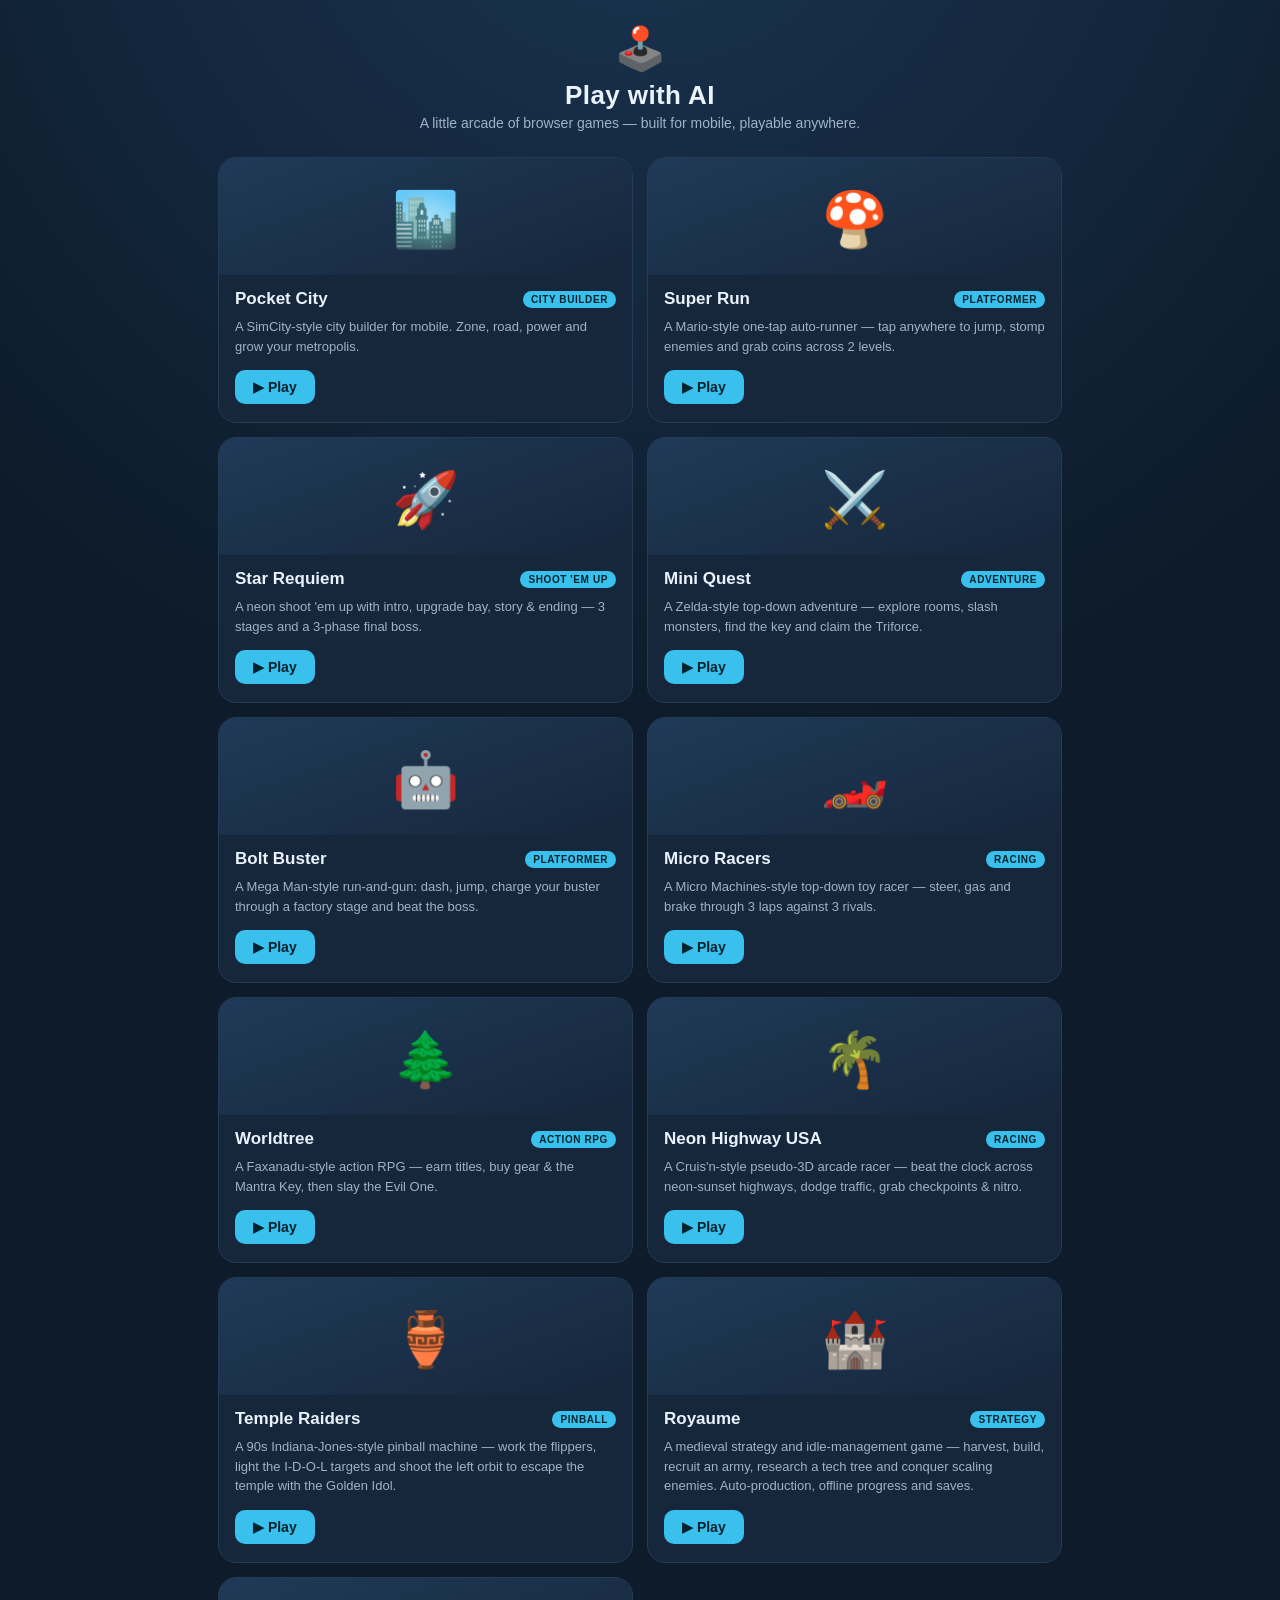
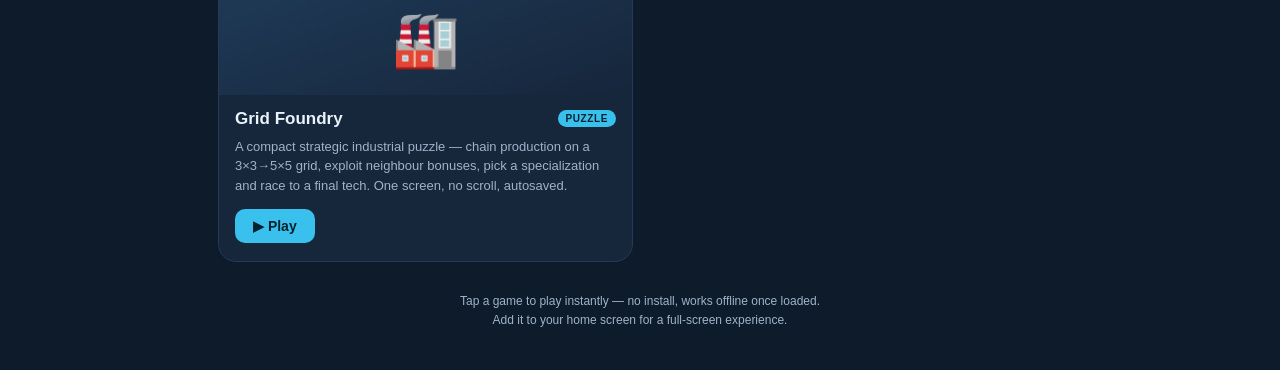
<file: index.html>
<!DOCTYPE html>
<html lang="en">
<head>
<meta charset="UTF-8" />
<meta name="viewport" content="width=device-width, initial-scale=1, viewport-fit=cover" />
<meta name="theme-color" content="#0d1b2a" />
<meta name="apple-mobile-web-app-capable" content="yes" />
<meta name="mobile-web-app-capable" content="yes" />
<title>Play with AI — Game Arcade</title>
<style>
  :root{--bg:#0d1b2a;--panel:#16263b;--panel2:#1e3550;--accent:#39c0ed;
    --text:#eaf2fb;--muted:#9fb3c8;}
  *{box-sizing:border-box;-webkit-tap-highlight-color:transparent;}
  html,body{margin:0;padding:0;min-height:100%;background:var(--bg);color:var(--text);
    font-family:-apple-system,BlinkMacSystemFont,"Segoe UI",Roboto,Helvetica,Arial,sans-serif;
    -webkit-font-smoothing:antialiased;}
  body{background:radial-gradient(120% 80% at 50% -10%,#1b3553 0%,#0d1b2a 60%) no-repeat;}
  .wrap{max-width:880px;margin:0 auto;
    padding:calc(28px + env(safe-area-inset-top)) calc(18px + env(safe-area-inset-right))
            calc(40px + env(safe-area-inset-bottom)) calc(18px + env(safe-area-inset-left));}
  header{text-align:center;margin-bottom:26px;}
  .logo{font-size:42px;line-height:1;}
  h1{font-size:26px;margin:10px 0 4px;letter-spacing:.4px;}
  header p{color:var(--muted);margin:0;font-size:14px;}
  .grid{display:grid;gap:14px;grid-template-columns:1fr;}
  @media(min-width:560px){.grid{grid-template-columns:1fr 1fr;}}
  .card{display:flex;flex-direction:column;background:var(--panel);
    border:1px solid #243b56;border-radius:18px;overflow:hidden;
    text-decoration:none;color:inherit;transition:transform .15s,border-color .15s,background .15s;}
  .card:active{transform:scale(.98);}
  .card:hover{border-color:var(--accent);background:var(--panel2);}
  .thumb{font-size:54px;text-align:center;padding:30px 0 24px;
    background:linear-gradient(160deg,#1f3a57,#16263b);}
  .body{padding:14px 16px 18px;display:flex;flex-direction:column;gap:8px;flex:1;}
  .title-row{display:flex;align-items:center;gap:8px;justify-content:space-between;}
  .title-row h2{font-size:17px;margin:0;}
  .tag{font-size:10px;font-weight:700;text-transform:uppercase;letter-spacing:.06em;
    color:#04222e;background:var(--accent);padding:3px 8px;border-radius:999px;}
  .tag.soon{background:#34526f;color:var(--muted);}
  .desc{color:var(--muted);font-size:13px;line-height:1.5;flex:1;margin:0;}
  .play{margin-top:6px;align-self:flex-start;background:var(--accent);color:#04222e;
    font-weight:700;font-size:14px;padding:9px 18px;border-radius:10px;}
  .card.disabled{pointer-events:none;opacity:.6;}
  .card.disabled .play{background:#34526f;color:var(--muted);}
  footer{text-align:center;color:var(--muted);font-size:12px;margin-top:30px;line-height:1.6;}
  footer a{color:var(--accent);text-decoration:none;}
</style>
</head>
<body>
<div class="wrap">
  <header>
    <div class="logo">🕹️</div>
    <h1>Play with AI</h1>
    <p>A little arcade of browser games — built for mobile, playable anywhere.</p>
  </header>

  <main class="grid" id="grid"></main>

  <footer>
    Tap a game to play instantly — no install, works offline once loaded.<br>
    Add it to your home screen for a full-screen experience.
  </footer>
</div>

<script>
  // Add new games here and they appear on the hub automatically.
  const GAMES = [
    {
      title: "Pocket City",
      icon: "🏙️",
      tag: "City Builder",
      desc: "A SimCity-style city builder for mobile. Zone, road, power and grow your metropolis.",
      url: "games/pocket-city/index.html",
      ready: true
    },
    {
      title: "Super Run",
      icon: "🍄",
      tag: "Platformer",
      desc: "A Mario-style one-tap auto-runner — tap anywhere to jump, stomp enemies and grab coins across 2 levels.",
      url: "games/super-run/index.html",
      ready: true
    },
    {
      title: "Star Requiem",
      icon: "🚀",
      tag: "Shoot 'em up",
      desc: "A neon shoot 'em up with intro, upgrade bay, story & ending — 3 stages and a 3-phase final boss.",
      url: "games/star-requiem/index.html",
      ready: true
    },
    {
      title: "Mini Quest",
      icon: "⚔️",
      tag: "Adventure",
      desc: "A Zelda-style top-down adventure — explore rooms, slash monsters, find the key and claim the Triforce.",
      url: "games/zelda-like/index.html",
      ready: true
    },
    {
      title: "Bolt Buster",
      icon: "🤖",
      tag: "Platformer",
      desc: "A Mega Man-style run-and-gun: dash, jump, charge your buster through a factory stage and beat the boss.",
      url: "games/mega-man/index.html",
      ready: true
    },
    {
      title: "Micro Racers",
      icon: "🏎️",
      tag: "Racing",
      desc: "A Micro Machines-style top-down toy racer — steer, gas and brake through 3 laps against 3 rivals.",
      url: "games/micro-racers/index.html",
      ready: true
    },
    {
      title: "Worldtree",
      icon: "🌲",
      tag: "Action RPG",
      desc: "A Faxanadu-style action RPG — earn titles, buy gear &amp; the Mantra Key, then slay the Evil One.",
      url: "games/faxanadu-like/index.html",
      ready: true
    },
    {
      title: "Neon Highway USA",
      icon: "🌴",
      tag: "Racing",
      desc: "A Cruis'n-style pseudo-3D arcade racer — beat the clock across neon-sunset highways, dodge traffic, grab checkpoints &amp; nitro.",
      url: "games/neon-highway/index.html",
      ready: true
    },
    {
      title: "Temple Raiders",
      icon: "🏺",
      tag: "Pinball",
      desc: "A 90s Indiana-Jones-style pinball machine — work the flippers, light the I-D-O-L targets and shoot the left orbit to escape the temple with the Golden Idol.",
      url: "games/temple-pinball/index.html",
      ready: true
    },
    {
      title: "Royaume",
      icon: "🏰",
      tag: "Strategy",
      desc: "A medieval strategy and idle-management game — harvest, build, recruit an army, research a tech tree and conquer scaling enemies. Auto-production, offline progress and saves.",
      url: "games/royaume/index.html",
      ready: true
    },
    {
      title: "Grid Foundry",
      icon: "🏭",
      tag: "Puzzle",
      desc: "A compact strategic industrial puzzle — chain production on a 3×3→5×5 grid, exploit neighbour bonuses, pick a specialization and race to a final tech. One screen, no scroll, autosaved.",
      url: "games/grid-foundry/index.html",
      ready: true
    }
  ];

  const grid = document.getElementById("grid");
  GAMES.forEach(g => {
    const a = document.createElement("a");
    a.className = "card" + (g.ready ? "" : " disabled");
    a.href = g.ready ? g.url : "#";
    if (!g.ready) a.setAttribute("aria-disabled", "true");
    a.innerHTML = `
      <div class="thumb">${g.icon}</div>
      <div class="body">
        <div class="title-row">
          <h2>${g.title}</h2>
          <span class="tag ${g.ready ? "" : "soon"}">${g.tag}</span>
        </div>
        <p class="desc">${g.desc}</p>
        <span class="play">${g.ready ? "▶ Play" : "Coming soon"}</span>
      </div>`;
    grid.appendChild(a);
  });
</script>
</body>
</html>
</file>
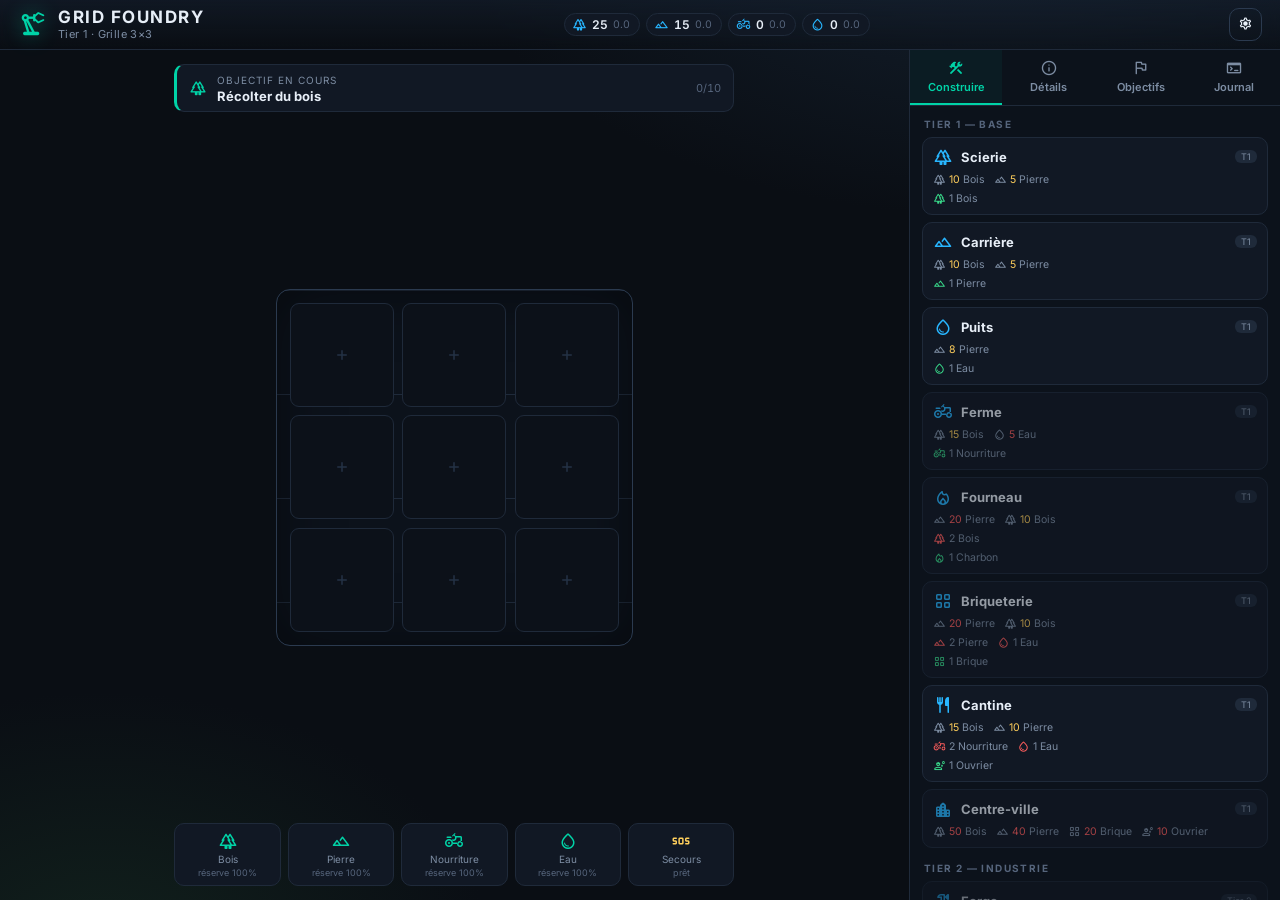
<file: industry/index.html>
<!DOCTYPE html>
<html lang="fr">
<head>
<meta charset="UTF-8" />
<meta name="viewport" content="width=device-width, initial-scale=1, maximum-scale=1, viewport-fit=cover" />
<meta name="theme-color" content="#0a0e14" />
<meta name="description" content="GRID FOUNDRY — un puzzle industriel stratégique compact. Chaînes de production, bonus de voisinage, spécialisations, sur une grille limitée." />
<title>GRID FOUNDRY — puzzle industriel</title>
<link rel="icon" href="data:image/svg+xml,%3Csvg xmlns='http://www.w3.org/2000/svg' viewBox='0 0 32 32'%3E%3Crect width='32' height='32' rx='7' fill='%2300d3a7'/%3E%3Crect x='7' y='7' width='7' height='7' fill='%230a0e14'/%3E%3Crect x='18' y='7' width='7' height='7' fill='%230a0e14'/%3E%3Crect x='7' y='18' width='7' height='7' fill='%230a0e14'/%3E%3Crect x='18' y='18' width='7' height='7' fill='%230a0e14'/%3E%3C/svg%3E" />
<link rel="preconnect" href="https://fonts.googleapis.com" />
<link rel="preconnect" href="https://fonts.gstatic.com" crossorigin />
<link rel="stylesheet" href="https://fonts.googleapis.com/css2?family=Material+Symbols+Rounded:opsz,wght,FILL,GRAD@20..48,100..700,0..1,-25..0&family=Inter:wght@400;500;600;700&display=swap" />
<link rel="stylesheet" href="style.css" />
</head>
<body>
<div id="app">

  <header id="topbar">
    <div class="brand">
      <span class="ms logo">precision_manufacturing</span>
      <div class="brand-txt">
        <strong>GRID FOUNDRY</strong>
        <span id="tierLabel">Tier 1 · Grille 3×3</span>
      </div>
    </div>

    <div id="resourceBar" class="resbar" aria-label="Ressources"></div>

    <div class="top-actions">
      <button id="expandBtn" class="btn expand hidden"></button>
      <button id="menuBtn" class="btn ghost icon" title="Menu / Sauvegarde">
        <span class="ms">settings</span>
      </button>
    </div>
  </header>

  <main id="main">
    <section id="gridZone">
      <div id="objStrip" class="obj-strip"></div>
      <div id="gridWrap">
        <div id="grid" class="grid"></div>
      </div>
      <div id="harvest" class="harvest"></div>
    </section>

    <aside id="panel">
      <nav id="tabs" class="tabs">
        <button class="tab active" data-tab="build"><span class="ms">construction</span><span>Construire</span></button>
        <button class="tab" data-tab="info"><span class="ms">info</span><span>Détails</span></button>
        <button class="tab" data-tab="goals"><span class="ms">flag</span><span>Objectifs</span></button>
        <button class="tab" data-tab="log"><span class="ms">terminal</span><span>Journal</span></button>
      </nav>
      <div id="panelBody" class="panel-body"></div>
    </aside>
  </main>

  <div id="toast" class="toast hidden"></div>

  <div id="modal" class="modal hidden">
    <div class="modal-card">
      <div id="modalBody"></div>
    </div>
  </div>

</div>
<script src="script.js"></script>
</body>
</html>
</file>
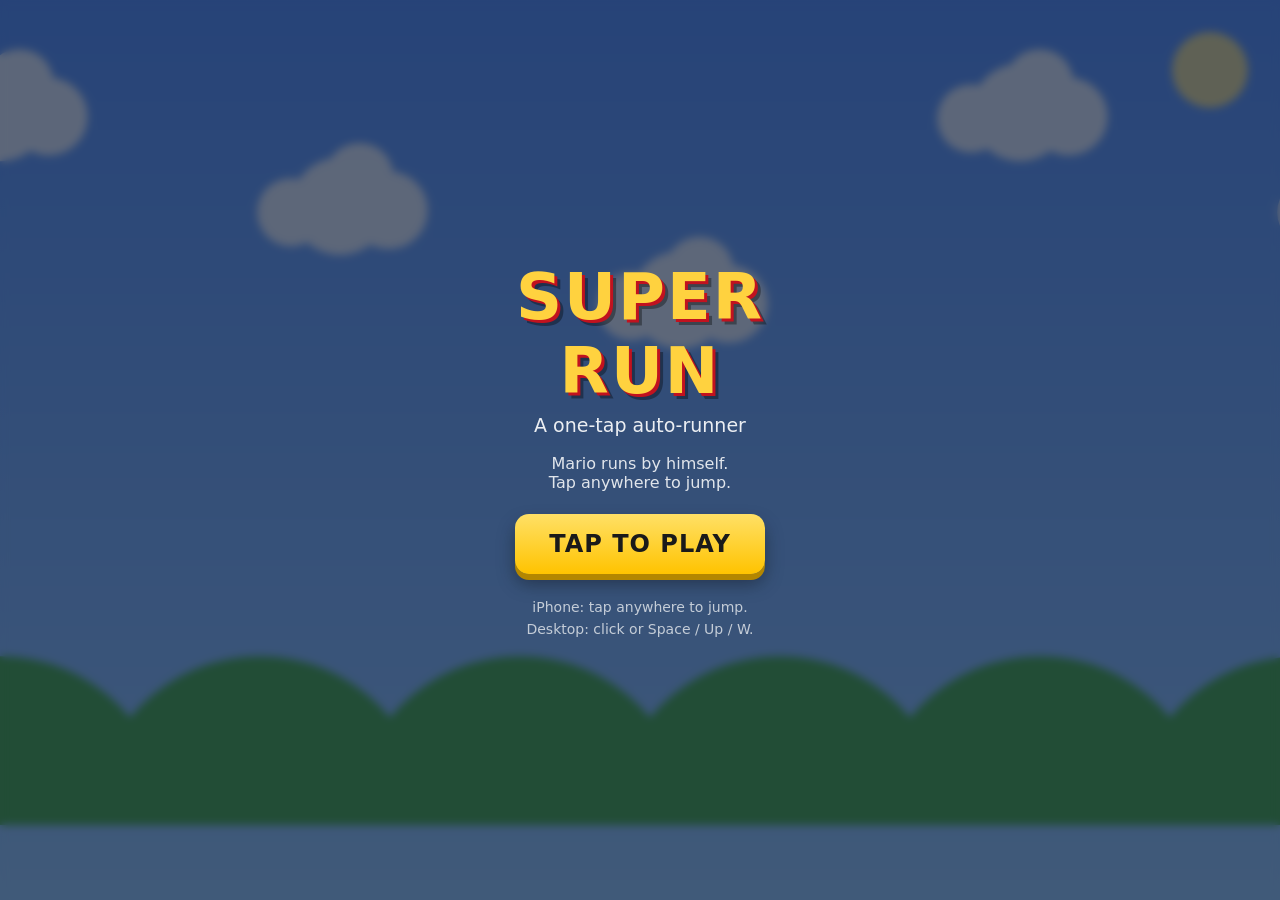
<file: mario-game/index.html>
<!DOCTYPE html>
<html lang="en">
<head>
<meta charset="UTF-8" />
<meta name="viewport" content="width=device-width, initial-scale=1, maximum-scale=1, user-scalable=no, viewport-fit=cover" />
<meta name="apple-mobile-web-app-capable" content="yes" />
<meta name="apple-mobile-web-app-status-bar-style" content="black-translucent" />
<meta name="mobile-web-app-capable" content="yes" />
<meta name="theme-color" content="#5c94fc" />
<meta name="description" content="A Mario-style one-tap auto-runner playable on iPhone, built for the web." />
<title>Super Run — Mario-style Platformer</title>
<link rel="icon" href="data:image/svg+xml,%3Csvg xmlns='http://www.w3.org/2000/svg' viewBox='0 0 32 32'%3E%3Crect width='32' height='32' rx='6' fill='%235c94fc'/%3E%3Crect x='9' y='6' width='14' height='5' fill='%23e52521'/%3E%3Crect x='11' y='11' width='10' height='7' fill='%23ffcc99'/%3E%3Crect x='9' y='18' width='14' height='8' fill='%231f6fd6'/%3E%3C/svg%3E" />
<link rel="apple-touch-icon" href="data:image/svg+xml,%3Csvg xmlns='http://www.w3.org/2000/svg' viewBox='0 0 32 32'%3E%3Crect width='32' height='32' fill='%235c94fc'/%3E%3Crect x='9' y='6' width='14' height='5' fill='%23e52521'/%3E%3Crect x='11' y='11' width='10' height='7' fill='%23ffcc99'/%3E%3Crect x='9' y='18' width='14' height='8' fill='%231f6fd6'/%3E%3C/svg%3E" />
<link rel="stylesheet" href="style.css" />
</head>
<body>
<div id="game-wrap">
  <canvas id="game"></canvas>

  <div id="hud" aria-hidden="true"></div>

  <div id="overlay" class="overlay">
    <div class="panel">
      <h1>SUPER RUN</h1>
      <p class="sub">A one-tap auto-runner</p>
      <p class="hint">Mario runs by himself.<br/>Tap anywhere to jump.</p>
      <button id="start-btn" class="big-btn" type="button">TAP TO PLAY</button>
      <p class="controls-note">iPhone: tap anywhere on the screen to jump.<br/>Desktop: click or press Space / Up / W to jump.</p>
    </div>
  </div>

  <div id="tap-hint" aria-hidden="true">TAP&nbsp;TO&nbsp;JUMP</div>
</div>
<script src="game.js"></script>
</body>
</html>
</file>
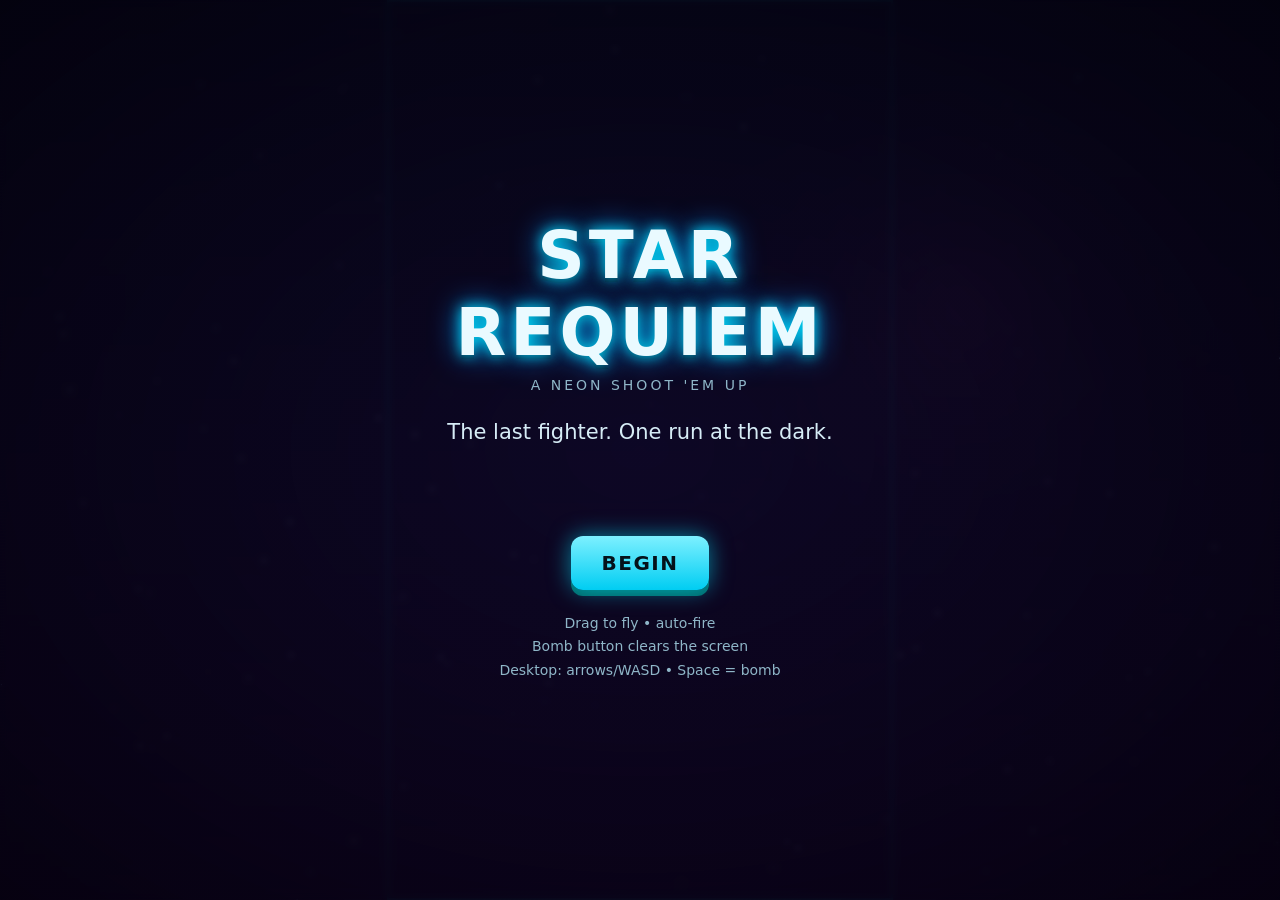
<file: shmup/index.html>
<!DOCTYPE html>
<html lang="en">
<head>
<meta charset="UTF-8" />
<meta name="viewport" content="width=device-width, initial-scale=1, maximum-scale=1, user-scalable=no, viewport-fit=cover" />
<meta name="apple-mobile-web-app-capable" content="yes" />
<meta name="apple-mobile-web-app-status-bar-style" content="black-translucent" />
<meta name="mobile-web-app-capable" content="yes" />
<meta name="theme-color" content="#06010f" />
<meta name="description" content="STAR REQUIEM — a neon shoot 'em up with intro, upgrades, story and an ending. Playable on iPhone." />
<title>STAR REQUIEM — Shoot 'em up</title>
<link rel="icon" href="data:image/svg+xml,%3Csvg xmlns='http://www.w3.org/2000/svg' viewBox='0 0 32 32'%3E%3Crect width='32' height='32' rx='6' fill='%2306010f'/%3E%3Cpolygon points='16,4 26,26 16,21 6,26' fill='%2300e5ff'/%3E%3Ccircle cx='16' cy='15' r='3' fill='%23ff3df0'/%3E%3C/svg%3E" />
<link rel="apple-touch-icon" href="data:image/svg+xml,%3Csvg xmlns='http://www.w3.org/2000/svg' viewBox='0 0 32 32'%3E%3Crect width='32' height='32' fill='%2306010f'/%3E%3Cpolygon points='16,4 26,26 16,21 6,26' fill='%2300e5ff'/%3E%3Ccircle cx='16' cy='15' r='3' fill='%23ff3df0'/%3E%3C/svg%3E" />
<link rel="stylesheet" href="style.css" />
</head>
<body>
<div id="game-wrap">
  <canvas id="game"></canvas>
  <div id="vignette"></div>
  <div id="hud" aria-hidden="true"></div>
  <div id="overlay" class="overlay"><div class="panel" id="panel"></div></div>
  <div id="bomb-btn" aria-label="Bomb">BOMB</div>
</div>
<script src="game.js"></script>
</body>
</html>
</file>
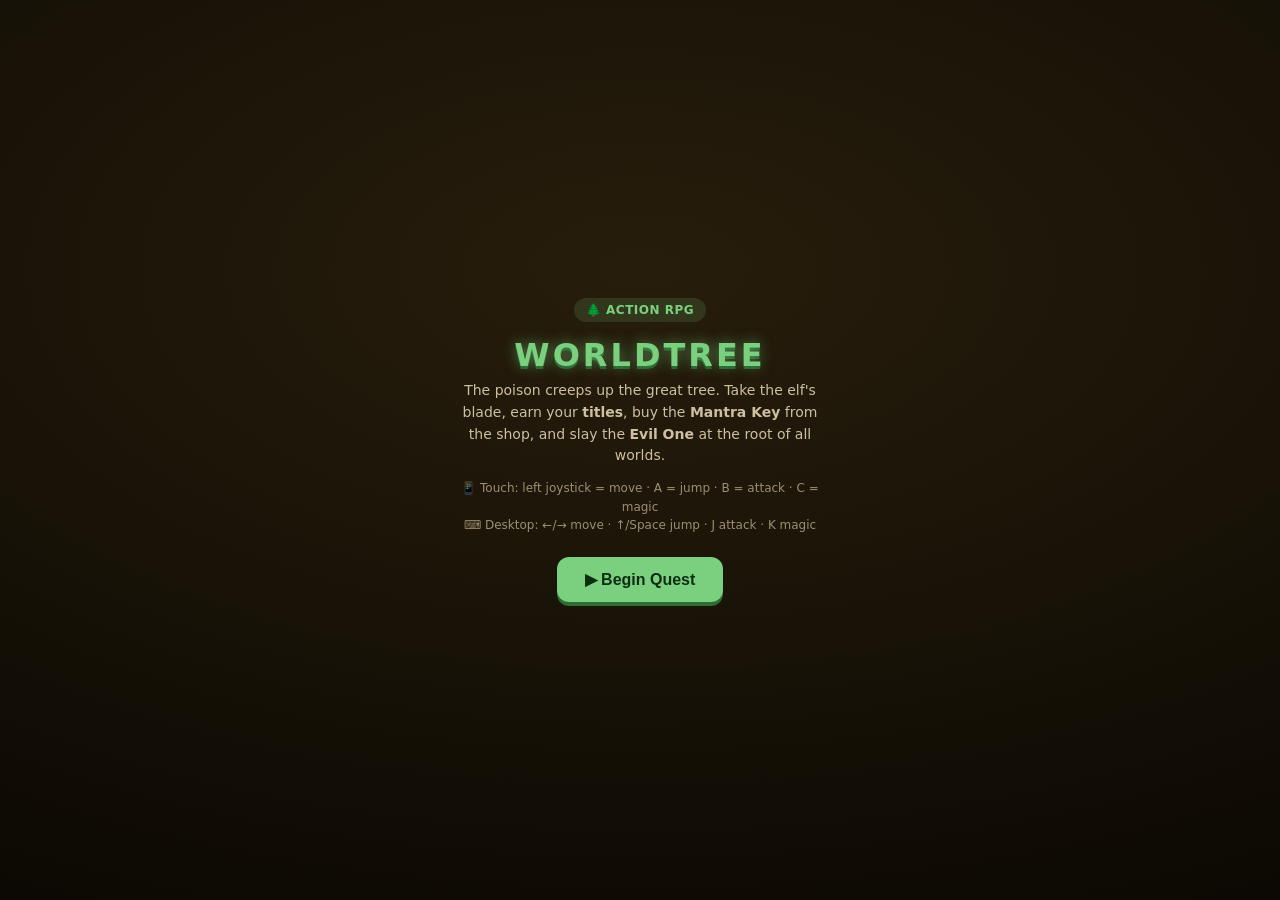
<file: games/faxanadu-like/index.html>
<!DOCTYPE html>
<html lang="en">
<head>
<meta charset="UTF-8" />
<meta name="viewport" content="width=device-width, initial-scale=1, maximum-scale=1, user-scalable=no, viewport-fit=cover" />
<meta name="theme-color" content="#1a1206" />
<meta name="apple-mobile-web-app-capable" content="yes" />
<meta name="apple-mobile-web-app-status-bar-style" content="black-translucent" />
<meta name="mobile-web-app-capable" content="yes" />
<meta name="description" content="Worldtree — a Faxanadu-style action RPG platformer, built for iPhone." />
<title>Worldtree — Action RPG</title>
<link rel="icon" href="data:image/svg+xml,%3Csvg xmlns='http://www.w3.org/2000/svg' viewBox='0 0 32 32'%3E%3Crect width='32' height='32' rx='6' fill='%231a1206'/%3E%3Crect x='13' y='14' width='6' height='14' fill='%237a4a22'/%3E%3Ccircle cx='16' cy='10' r='9' fill='%233a8c44'/%3E%3C/svg%3E" />
<link rel="apple-touch-icon" href="data:image/svg+xml,%3Csvg xmlns='http://www.w3.org/2000/svg' viewBox='0 0 32 32'%3E%3Crect width='32' height='32' fill='%231a1206'/%3E%3Crect x='13' y='14' width='6' height='14' fill='%237a4a22'/%3E%3Ccircle cx='16' cy='10' r='9' fill='%233a8c44'/%3E%3C/svg%3E" />
<style>
  *{margin:0;padding:0;box-sizing:border-box;-webkit-tap-highlight-color:transparent;
    -webkit-user-select:none;user-select:none;}
  html,body{height:100%;overflow:hidden;background:#0a0803;
    font-family:-apple-system,BlinkMacSystemFont,"Segoe UI",Roboto,system-ui,sans-serif;}
  #game{position:fixed;inset:0;display:block;touch-action:none;
    image-rendering:pixelated;background:#0a0803;}
  .ovl{position:fixed;inset:0;display:flex;flex-direction:column;align-items:center;
    justify-content:center;text-align:center;color:#f0e6cf;padding:26px;z-index:20;
    background:radial-gradient(120% 90% at 50% 30%,rgba(40,30,12,.96),rgba(8,6,2,.98));}
  .ovl.hide{display:none;}
  .ovl h1{font-size:32px;letter-spacing:3px;color:#7ad07f;
    text-shadow:0 0 14px rgba(122,208,127,.6),0 3px 0 #235c2a;margin-bottom:6px;}
  .ovl h2{font-size:24px;margin-bottom:10px;color:#ffd24a;}
  .ovl p{color:#cdbfa0;max-width:380px;line-height:1.55;font-size:14px;margin-bottom:8px;}
  .ovl .keys{font-size:12px;color:#9c8e6f;margin-top:4px;}
  .ovl button{margin-top:14px;background:#7ad07f;color:#0c2e10;border:0;border-radius:12px;
    padding:13px 28px;font-size:16px;font-weight:800;cursor:pointer;box-shadow:0 4px 0 #2f6b34;}
  .ovl button:active{transform:translateY(3px);box-shadow:0 1px 0 #2f6b34;}
  .tag{display:inline-block;background:rgba(122,208,127,.15);color:#7ad07f;font-size:12px;
    font-weight:700;letter-spacing:.5px;padding:5px 12px;border-radius:999px;margin-bottom:14px;}
  #shop{z-index:25;}
  #shop .row{display:flex;flex-direction:column;gap:9px;width:100%;max-width:320px;margin-top:6px;}
  #shop .item{display:flex;align-items:center;justify-content:space-between;gap:10px;
    background:rgba(60,46,20,.6);border:1px solid #5c4626;border-radius:10px;
    padding:10px 13px;font-size:14px;color:#f0e6cf;}
  #shop .item b{color:#ffd24a;}
  #shop .item button{margin:0;padding:8px 14px;font-size:13px;border-radius:8px;
    box-shadow:0 3px 0 #2f6b34;}
  #shop .item button:disabled{background:#5a5a5a;color:#bbb;box-shadow:0 3px 0 #333;}
  #shopGold{color:#ffd24a;font-weight:800;margin:8px 0 2px;}
  #shop .close{background:#caa45a;box-shadow:0 4px 0 #7a5f24;color:#2a1e06;}
</style>
</head>
<body>
<canvas id="game"></canvas>

<div id="start" class="ovl">
  <span class="tag">🌲 ACTION RPG</span>
  <h1>WORLDTREE</h1>
  <p>The poison creeps up the great tree. Take the elf's blade, earn your
     <b>titles</b>, buy the <b>Mantra Key</b> from the shop, and slay the
     <b>Evil One</b> at the root of all worlds.</p>
  <p class="keys">📱 Touch: left joystick = move · A = jump · B = attack · C = magic<br>
     ⌨️ Desktop: ←/→ move · ↑/Space jump · J attack · K magic</p>
  <button id="startBtn">▶ Begin Quest</button>
</div>

<div id="shop" class="ovl hide">
  <span class="tag">🛖 ELF SHOP</span>
  <h2>Trader of Eolis</h2>
  <div id="shopGold">Gold: 0</div>
  <div class="row" id="shopItems"></div>
  <button class="close" id="shopClose">Leave Shop</button>
</div>

<div id="over" class="ovl hide">
  <h2 id="overTitle">Game Over</h2>
  <p id="overMsg"></p>
  <button id="overBtn">↻ Retry</button>
</div>

<script>
(()=>{
"use strict";

const cv=document.getElementById("game"), ctx=cv.getContext("2d");
let SCR_W=0, SCR_H=0, DPR=1, SCALE=1, OX=0, OY=0;

const GW=256, GH=224, TS=16, LH=14;
const LEVEL_W=232;
const BOSS_X=214;
const ARENA_CAM=(LEVEL_W-16)*TS;
const GRAV=0.6, RUN=1.95, JUMP=-9.0, MAXFALL=10;
const BOSS_MAX=40;
const clamp=(v,a,b)=> v<a?a : v>b?b : v;

// ---------- World layout ----------
// town floor + tree platforms; pits between segments
const PITS=[[40,42],[78,80],[120,122],[166,168],[200,202]];
const PLAT=[
  {x:46,y:9,w:5},{x:55,y:7,w:4},{x:64,y:9,w:5},{x:72,y:6,w:3},
  {x:84,y:9,w:4},{x:92,y:7,w:4},{x:100,y:8,w:3},{x:108,y:6,w:4},
  {x:124,y:9,w:5},{x:132,y:7,w:3},{x:140,y:8,w:4},{x:148,y:6,w:4},
  {x:170,y:9,w:4},{x:178,y:7,w:4},{x:186,y:8,w:3},{x:194,y:6,w:4},
];
const SPIKES=[
  {x:58,y:11,w:2},{x:96,y:11,w:3},{x:136,y:11,w:2},{x:182,y:11,w:3},
];
const GOLDS=[
  [36,10],[50,8],[60,8],[66,8],[88,6],[104,7],[112,5],[126,8],
  [134,6],[144,7],[152,5],[160,10],[172,8],[180,6],[190,7],[206,10],
];
const JARS=[[12,11],[18,11],[70,8],[110,5],[150,5],[176,6],[205,10]];
const FOES_DEF=[                                  // [type, tileX, tileY]
  ["bug",34,11],["bat",48,5],["bug",62,11],["knight",75,11],
  ["bat",90,4],["bug",104,11],["bat",116,5],["knight",130,11],
  ["bug",142,11],["bat",156,4],["knight",172,11],["bat",188,5],
  ["bug",198,11],["knight",208,11],
];
const SHOP_X=14;                                  // shopkeeper tile column
const DOOR_X=160;                                 // locked Mantra door column
const CHECKPTS=[3, 84, 144, 200];

let grid;
function buildWorld(){
  grid=[]; for(let x=0;x<LEVEL_W;x++){ const c=[]; for(let y=0;y<LH;y++) c.push(""); grid.push(c); }
  const inPit=x=>PITS.some(p=>x>=p[0]&&x<=p[1]);
  for(let x=0;x<LEVEL_W;x++) if(!inPit(x)){ grid[x][12]="#"; grid[x][13]="#"; }
  for(let x=BOSS_X;x<LEVEL_W;x++){ grid[x][12]="#"; grid[x][13]="#"; } // arena floor
  for(let y=0;y<LH;y++) grid[LEVEL_W-1][y]="#";                        // arena wall
  for(let x=0;x<28;x++){ grid[x][12]="#"; grid[x][13]="#"; }           // safe town
  PLAT.forEach(p=>{ for(let i=0;i<p.w;i++) if(grid[p.x+i]) grid[p.x+i][p.y]="#"; });
  SPIKES.forEach(s=>{ for(let i=0;i<s.w;i++) if(grid[s.x+i]) grid[s.x+i][s.y]="^"; });
  GOLDS.forEach(([x,y])=>{ if(grid[x]) grid[x][y]="$"; });
  JARS.forEach(([x,y])=>{ if(grid[x]) grid[x][y]="J"; });
  for(let y=8;y<12;y++) grid[DOOR_X][y]="K";                           // locked door
}
function sealArena(on){ for(let y=4;y<12;y++) grid[BOSS_X][y]= on?"#":""; }
const isSolid=(tx,ty)=> tx>=0&&ty>=0&&tx<LEVEL_W&&ty<LH &&
  (grid[tx][ty]==="#" || grid[tx][ty]==="K");
const spikeAt=(tx,ty)=> tx>=0&&ty>=0&&tx<LEVEL_W&&ty<LH && grid[tx][ty]==="^";

// ---------- State ----------
let player, foes, shots, parts, boss, cam,
    lives, cpIndex, state, shake, msgT, msgText="", started=false, shopCd=0, win=false;

const TITLES=[
  {g:0,name:"Pilgrim",hp:14},{g:250,name:"Aleph",hp:18},
  {g:700,name:"Bet",hp:22},{g:1400,name:"Gimel",hp:27},
  {g:2400,name:"Dalet",hp:33},{g:4000,name:"He",hp:40},
];
function rankFor(total){ let r=TITLES[0]; for(const t of TITLES) if(total>=t.g) r=t; return r; }

function spawnPlayer(tx){
  const r=rankFor(player?player.totalGold:0);
  player={x:tx*TS, y:(LH-4)*TS, w:11, h:20, vx:0, vy:0, dir:1, onGround:false,
    maxHp:r.hp, hp:r.hp, mp:8, maxMp:12, gold:player?player.gold:0,
    totalGold:player?player.totalGold:0, sword:player?player.sword:1,
    armor:player?player.armor:0, hasKey:player?player.hasKey:false,
    title:r.name, inv:0, atk:0, cd:0, magCd:0, anim:0, dead:0, _j:0};
}
function spawnFoes(){
  foes=[];
  FOES_DEF.forEach(([t,tx,ty])=> foes.push({
    t, x:tx*TS, y:ty*TS, w:t==="knight"?15:14, h:t==="bat"?12:14,
    vx:0, vy:0, dir:-1, hp:t==="knight"?6:t==="bat"?2:3,
    t2:Math.random()*6.28, hy0:undefined, alive:true,
    gold:t==="knight"?60:t==="bat"?22:30}));
}
function resetGame(){
  buildWorld(); lives=3; cpIndex=0;
  shots=[]; parts=[]; boss=null; win=false;
  cam={x:0}; shake=0; msgT=0; shopCd=0; state="play";
  player=null; spawnPlayer(CHECKPTS[0]); spawnFoes();
  msg("EOLIS — visit the shop");
}
function respawn(){
  lives--;
  if(lives<0){ state="gameover"; showOver("GAME OVER","The poison consumed the Worldtree."); return; }
  shots=[]; parts=[]; boss=null; sealArena(false);
  player.gold=Math.floor(player.gold/2);             // Faxanadu-style toll
  spawnFoes(); spawnPlayer(CHECKPTS[cpIndex]); state="play";
}

// ---------- Canvas ----------
function resize(){
  DPR=Math.min(devicePixelRatio||1,2);
  SCR_W=innerWidth; SCR_H=innerHeight;
  cv.width=SCR_W*DPR; cv.height=SCR_H*DPR;
  cv.style.width=SCR_W+"px"; cv.style.height=SCR_H+"px";
  ctx.setTransform(DPR,0,0,DPR,0,0);
  ctx.imageSmoothingEnabled=false;
  SCALE=Math.max(1, Math.min(SCR_W/GW, SCR_H/GH));
  OX=Math.floor((SCR_W-GW*SCALE)/2);
  OY=Math.floor((SCR_H-GH*SCALE)/2);
  layoutPads();
}
addEventListener("resize",resize);

// ---------- Input ----------
const key={};
const IN={left:0,right:0,jump:0,atk:0,mag:0};
addEventListener("keydown",e=>{ const k=e.key.toLowerCase(); key[k]=true;
  if(["arrowleft","arrowright","arrowup","arrowdown"," "].includes(k)) e.preventDefault(); });
addEventListener("keyup",e=>{ key[e.key.toLowerCase()]=false; });
function pollInput(){
  const ax=stickAxis()[0];
  IN.left =(key["arrowleft"] ||key["a"]|| ax<-0.35)?1:0;
  IN.right=(key["arrowright"]||key["d"]|| ax> 0.35)?1:0;
  IN.jump =(key["arrowup"]   ||key["w"]||key[" "]||BTN.A.on)?1:0;
  IN.atk  =(key["j"]||key["x"]||BTN.B.on)?1:0;
  IN.mag  =(key["k"]||key["l"]||BTN.C.on)?1:0;
}
// Touch control: floating joystick (left) + lettered buttons (right)
let stick=null, STK_R=60;
const STK_DZ=0.15, STK_SAT=0.95;          // scaled radial dead zone + saturation
let SAFE={r:0,b:0,l:0};
const _safeProbe=document.createElement("div");
_safeProbe.style.cssText="position:fixed;left:0;top:0;width:0;height:0;"+
 "visibility:hidden;pointer-events:none;padding:0 env(safe-area-inset-right) "+
 "env(safe-area-inset-bottom) env(safe-area-inset-left);";
(document.body||document.documentElement).appendChild(_safeProbe);
function readSafe(){ const s=getComputedStyle(_safeProbe);
  SAFE.r=parseFloat(s.paddingRight)||0;
  SAFE.b=parseFloat(s.paddingBottom)||0;
  SAFE.l=parseFloat(s.paddingLeft)||0; }
const BTN={C:{x:0,y:0,r:0,id:null,on:0,lbl:"C"},
           B:{x:0,y:0,r:0,id:null,on:0,lbl:"B"},
           A:{x:0,y:0,r:0,id:null,on:0,lbl:"A"}};
function layoutPads(){
  readSafe();
  const S=SCR_W,T=SCR_H, r=Math.max(48,Math.min(72,S*0.085));
  const by=T-Math.max(26,T*0.06)-SAFE.b, mR=26+SAFE.r;
  BTN.A.r=r*1.2; BTN.A.x=S-BTN.A.r-mR; BTN.A.y=by-BTN.A.r;
  if(BTN.B){ BTN.B.r=r; BTN.B.x=BTN.A.x-BTN.A.r-BTN.B.r-18; BTN.B.y=by-BTN.B.r-4; }
  if(BTN.C){ BTN.C.r=r; BTN.C.x=BTN.B.x-BTN.B.r-BTN.C.r-18; BTN.C.y=BTN.B.y; }
  STK_R=Math.max(52,Math.min(92,S*0.12));
}
function ptPos(e){ const b=cv.getBoundingClientRect(); return [e.clientX-b.left,e.clientY-b.top]; }
function hitBtn(x,y){ for(const k in BTN){ const b=BTN[k];
  if((x-b.x)**2+(y-b.y)**2 < (b.r*1.3)**2) return k; } return null; }
let _smx=0,_smy=0,_smT=0;                  // frame-rate-independent stick smoothing
function stickAxis(){
  const now=performance.now();
  if(!stick){ _smx=0; _smy=0; _smT=now; return [0,0]; }
  const dx=stick.dx, dy=stick.dy, d=Math.hypot(dx,dy);
  let tx=0,ty=0;
  if(d>0){ let m=(d/STK_R-STK_DZ)/(STK_SAT-STK_DZ);
    if(m>0){ if(m>1)m=1; tx=dx/d*m; ty=dy/d*m; } }
  let dt=(now-_smT)/1000; _smT=now;
  if(dt>0.1) dt=0.1;
  if(dt>0){ const k=1-Math.exp(-dt/0.07);
    _smx+=(tx-_smx)*k; _smy+=(ty-_smy)*k; }
  return [_smx,_smy];
}
cv.addEventListener("pointerdown",e=>{
  cv.setPointerCapture(e.pointerId);
  if(state!=="play"&&state!=="boss") return;
  const [x,y]=ptPos(e), k=hitBtn(x,y);
  if(k){ BTN[k].id=e.pointerId; BTN[k].on=1;
    navigator.vibrate&&navigator.vibrate(15); return; }
  if(!stick && x<SCR_W*0.6) stick={id:e.pointerId,ox:x,oy:y,dx:0,dy:0};
},{passive:false});
cv.addEventListener("pointermove",e=>{
  if(stick && e.pointerId===stick.id){ const [x,y]=ptPos(e);
    let dx=x-stick.ox, dy=y-stick.oy, d=Math.hypot(dx,dy);
    if(d>STK_R){ stick.ox+=dx*(d-STK_R)/d; stick.oy+=dy*(d-STK_R)/d;
      dx=x-stick.ox; dy=y-stick.oy; }
    stick.dx=dx; stick.dy=dy; }
},{passive:false});
function endPtr(e){
  if(stick && e.pointerId===stick.id) stick=null;
  for(const k in BTN) if(BTN[k].id===e.pointerId){ BTN[k].id=null; BTN[k].on=0; }
}
cv.addEventListener("pointerup",endPtr);
cv.addEventListener("pointercancel",endPtr);

// ---------- Physics ----------
function moveX(o){
  o.x+=o.vx;
  const top=Math.floor(o.y/TS), bot=Math.floor((o.y+o.h-1)/TS);
  if(o.vx>0){ const tx=Math.floor((o.x+o.w)/TS);
    for(let ty=top;ty<=bot;ty++) if(isSolid(tx,ty)){ o.x=tx*TS-o.w; o.vx=0; break; } }
  else if(o.vx<0){ const tx=Math.floor(o.x/TS);
    for(let ty=top;ty<=bot;ty++) if(isSolid(tx,ty)){ o.x=(tx+1)*TS; o.vx=0; break; } }
}
function moveY(o){
  o.y+=o.vy; o.onGround=false;
  const lf=Math.floor(o.x/TS), rt=Math.floor((o.x+o.w-1)/TS);
  if(o.vy>0){ const ty=Math.floor((o.y+o.h)/TS);
    for(let tx=lf;tx<=rt;tx++) if(isSolid(tx,ty)){ o.y=ty*TS-o.h; o.vy=0; o.onGround=true; break; } }
  else if(o.vy<0){ const ty=Math.floor(o.y/TS);
    for(let tx=lf;tx<=rt;tx++) if(isSolid(tx,ty)){ o.y=(ty+1)*TS; o.vy=0; break; } }
}
function tileHit(o,ch){
  const lf=Math.floor((o.x+1)/TS), rt=Math.floor((o.x+o.w-2)/TS);
  const tp=Math.floor(o.y/TS), bt=Math.floor((o.y+o.h-1)/TS);
  for(let tx=lf;tx<=rt;tx++)for(let ty=tp;ty<=bt;ty++)
    if(grid[tx]&&grid[tx][ty]===ch) return [tx,ty];
  return null;
}
const aabb=(a,b)=> a.x<b.x+b.w && a.x+a.w>b.x && a.y<b.y+b.h && a.y+a.h>b.y;

// ---------- Update ----------
function update(){
  if(state!=="play"&&state!=="boss") return;
  if(shake>0) shake--;
  if(msgT>0) msgT--;
  if(shopCd>0) shopCd--;
  const p=player;

  if(p.dead>0){ p.dead--; p.vy=Math.min(MAXFALL,p.vy+GRAV); p.y+=p.vy;
    updateParts(); if(p.dead===0) respawn(); return; }

  pollInput();
  if(IN.left&&!IN.right){ p.vx=-RUN; p.dir=-1; }
  else if(IN.right&&!IN.left){ p.vx=RUN; p.dir=1; }
  else p.vx=0;
  moveX(p);

  if(IN.jump&&p.onGround){ p.vy=JUMP; p.onGround=false; p._j=1; }
  if(!IN.jump&&p.vy<0&&p._j){ p.vy*=0.55; p._j=0; }
  p.vy=Math.min(MAXFALL,p.vy+GRAV);
  moveY(p);
  if(p.vx&&p.onGround) p.anim+=0.25;

  while(cpIndex<CHECKPTS.length-1 && p.x>CHECKPTS[cpIndex+1]*TS) cpIndex++;

  // attack (sword) — short reach hitbox in front
  if(p.cd>0) p.cd--;
  if(p.magCd>0) p.magCd--;
  if(IN.atk && p.cd<=0){ p.atk=10; p.cd=20; }
  if(p.atk>0){ p.atk--;
    const hb={x:p.dir>0?p.x+p.w:p.x-13, y:p.y+3, w:13, h:14};
    for(const f of foes) if(f.alive && aabb(hb,f)){
      f.hp-=p.sword; spark(f.x+7,f.y+7);
      if(f.hp<=0) killFoe(f);
    }
    const j=tileHit(hb,"J"); if(j){ grid[j[0]][j[1]]=""; dropGold(j[0]*TS+8,j[1]*TS+8,18); }
    if(boss && state==="boss" && boss.intro<=0 && boss.inv<=0 && aabb(hb,boss)){
      boss.hp-=p.sword; boss.inv=12; shake=4; spark(boss.x+12,boss.y+14);
      if(boss.hp<=0) winGame();
    }
  }
  // magic bolt
  if(p.mp<p.maxMp) p.mp+=0.012;
  if(IN.mag && p.magCd<=0 && p.mp>=4){
    p.mp-=4; p.magCd=26;
    shots.push({x:p.x+(p.dir>0?p.w:-6),y:p.y+7,w:6,h:6,vx:4.6*p.dir,dead:0});
  }

  // pickups / hazards
  const g=tileHit(p,"$"); if(g){ grid[g[0]][g[1]]=""; addGold(25); }
  if(spikeAt(Math.floor((p.x+p.w/2)/TS),Math.floor((p.y+p.h-1)/TS))) hurt(4);
  if(p.y>GH+50){ p.hp=0; killPlayer(); }

  // shop trigger (touch the keeper in town)
  if(shopCd<=0 && state==="play" &&
     Math.abs((p.x+p.w/2)-(SHOP_X*TS+8))<12 && p.y>(LH-5)*TS){
    openShop(); return;
  }
  // locked door — opens when you reach it carrying the Mantra Key
  if(p.hasKey && grid[DOOR_X][9]==="K" &&
     Math.abs((p.x+p.w/2)-(DOOR_X*TS+8))<22){
    for(let y=0;y<LH;y++) if(grid[DOOR_X][y]==="K") grid[DOOR_X][y]="";
    p.hasKey=false; msg("The Mantra Key shatters the seal!");
  }

  if(p.inv>0) p.inv--;

  // enter boss arena
  if(!boss && state==="play" && p.x>(BOSS_X+1)*TS){
    state="boss"; sealArena(true);
    boss={x:(LEVEL_W-8)*TS, y:(LH-7)*TS, w:30, h:34, vx:0, vy:0, dir:-1,
      onGround:false, hp:BOSS_MAX, t:70, inv:0, intro:80, a:0};
    msg("⚠  THE EVIL ONE");
  }

  updateShots(); updateFoes(); if(boss) updateBoss(); updateParts();

  if(state==="boss") cam.x=ARENA_CAM;
  else { const cx=clamp(p.x+p.w/2-GW/2,0,LEVEL_W*TS-GW);
    cam.x += (cx-cam.x)*0.2; }
}

function addGold(n){ player.gold+=n; player.totalGold+=n;
  const r=rankFor(player.totalGold);
  if(r.name!==player.title){ player.title=r.name; player.maxHp=r.hp;
    player.hp=r.hp; msg("TITLE EARNED — "+r.name); } }
function dropGold(x,y,n){ addGold(n);
  for(let i=0;i<6;i++) parts.push({x,y,vx:(Math.random()-.5)*3,
    vy:-Math.random()*3,life:24,c:"#ffd24a",g:0.16}); }
function killFoe(f){ f.alive=false; dropGold(f.x+7,f.y+7,f.gold);
  boom(f.x+7,f.y+7,"#9be7a0"); }
function hurt(dmg){
  if(player.inv>0||player.dead>0) return;
  const d=Math.max(1,dmg-player.armor);
  player.hp-=d; player.inv=66; shake=5;
  if(player.hp<=0) killPlayer();
}
function killPlayer(){
  if(player.dead>0) return;
  player.dead=70; player.vy=-7; player.vx=0; player.hp=0;
  boom(player.x+player.w/2,player.y+8,"#7ad07f");
}

function updateShots(){
  for(const s of shots){
    s.x+=s.vx; if(s.vy) s.y+=s.vy;
    if(s.x<cam.x-24||s.x>cam.x+GW+24||s.y<-24||s.y>GH+24){ s.dead=1; continue; }
    const tx=Math.floor((s.x+3)/TS), ty=Math.floor((s.y+3)/TS);
    if(isSolid(tx,ty)){ s.dead=1; spark(s.x,s.y); continue; }
    if(s.foe){                                   // enemy/boss projectile
      if(player.dead<=0&&player.inv<=0&&aabb(s,player)){ s.dead=1; hurt(6); }
      continue;
    }
    for(const f of foes) if(f.alive&&aabb(s,f)){
      f.hp-=3; s.dead=1; spark(s.x,s.y); if(f.hp<=0) killFoe(f); break; }
    if(boss && boss.intro<=0 && boss.inv<=0 && !s.dead && aabb(s,boss)){
      boss.hp-=3; boss.inv=8; s.dead=1; spark(s.x,s.y);
      if(boss.hp<=0) winGame();
    }
  }
  shots=shots.filter(s=>!s.dead);
}
function updateFoes(){
  for(const f of foes){
    if(!f.alive) continue;
    if(f.x<cam.x-80||f.x>cam.x+GW+100) continue;
    if(f.t==="bug"||f.t==="knight"){
      const sp=f.t==="knight"?0.8:0.95;
      f.x+=f.dir*sp;
      const ahead=Math.floor((f.x+(f.dir>0?f.w+1:-1))/TS);
      const mid=Math.floor((f.y+f.h/2)/TS);
      const foot=Math.floor((f.y+f.h+1)/TS);
      if(isSolid(ahead,mid)||!isSolid(ahead,foot)) f.dir*=-1;
      f.vy=Math.min(MAXFALL,f.vy+GRAV); moveY(f);
    } else {                                            // bat
      f.t2+=0.06;
      if(f.hy0===undefined) f.hy0=f.y;
      f.x+=Math.sign(player.x-f.x)*0.85;
      f.y=f.hy0+Math.sin(f.t2)*26;
    }
    if(f.alive&&player.dead<=0&&player.inv<=0&&aabb(f,player))
      hurt(f.t==="knight"?6:4);
  }
  foes=foes.filter(f=>f.alive);
}
function updateBoss(){
  const b=boss;
  if(b.inv>0) b.inv--;
  if(b.intro>0){ b.intro--; if(b.intro===0) b.t=40; return; }
  b.vy=Math.min(MAXFALL,b.vy+GRAV);
  b.x+=b.vx;
  const aL=(LEVEL_W-16)*TS, aR=(LEVEL_W-2)*TS-b.w;
  if(b.x<aL){ b.x=aL; b.dir=1; if(!b.onGround) b.vx=Math.abs(b.vx); }
  if(b.x>aR){ b.x=aR; b.dir=-1; if(!b.onGround) b.vx=-Math.abs(b.vx); }
  moveY(b);
  if(--b.t<=0){
    if(b.onGround){
      b.a=(b.a+1)%3;
      if(b.a===0){ b.vy=-9; b.vx=(player.x>b.x?1:-1)*1.8; b.dir=Math.sign(b.vx)||1; b.t=66; }
      else {
        const dx=player.x-b.x;
        for(const a of [-0.5,-0.15,0.2,0.55]) shots.push({
          x:b.x+b.w/2,y:b.y+14,w:7,h:7,vx:(dx>0?2.6:-2.6),vy:a*2.6,dead:0,foe:1});
        b.vx=0; b.t=56;
      }
    } else b.t=8;
  }
  if(b.onGround && b.t>40) b.vx*=0.9;
  if(player.dead<=0&&player.inv<=0&&aabb(b,player)) hurt(7);
}

function spark(x,y){ for(let i=0;i<5;i++) parts.push({
  x,y,vx:(Math.random()-.5)*3,vy:(Math.random()-.5)*3,life:10,c:"#eafff0",g:0}); }
function boom(x,y,c){ shake=Math.max(shake,6);
  for(let i=0;i<16;i++){ const a=Math.random()*6.28,s=1+Math.random()*3;
    parts.push({x,y,vx:Math.cos(a)*s,vy:Math.sin(a)*s,life:24,c,g:0.12}); } }
function updateParts(){ for(const q of parts){ q.x+=q.vx; q.y+=q.vy; q.vy+=q.g; q.life--; }
  parts=parts.filter(q=>q.life>0); }

function winGame(){ boss=null; state="win"; win=true; shake=12;
  boom((LEVEL_W-7)*TS,(LH-7)*TS,"#ffd24a");
  showOver("✦ WORLDTREE SAVED ✦",
    "The Evil One falls. Title: "+player.title+" — gold "+player.totalGold+"."); }
function msg(t){ msgText=t; msgT=170; }

// ---------- Shop ----------
const SHOP=[
  {id:"potion",name:"Heal Potion",cost:60,desc:"Restore HP"},
  {id:"elixir",name:"Magic Elixir",cost:50,desc:"Restore MP"},
  {id:"sword", name:"Sword Up",   cost:140,desc:"+2 attack"},
  {id:"armor", name:"Armor Up",   cost:160,desc:"-1 damage taken"},
  {id:"key",   name:"Mantra Key", cost:220,desc:"Opens the sealed door"},
];
const elShop=document.getElementById("shop"),
      elShopItems=document.getElementById("shopItems"),
      elShopGold=document.getElementById("shopGold");
function renderShop(){
  elShopGold.textContent="Gold: "+player.gold;
  elShopItems.innerHTML="";
  SHOP.forEach(it=>{
    const owned=(it.id==="key"&&player.hasKey);
    const can=player.gold>=it.cost && !owned;
    const row=document.createElement("div"); row.className="item";
    row.innerHTML=`<span>${it.name}<br><small style="color:#9c8e6f">${it.desc}</small></span>`+
      `<button ${can?"":"disabled"}>${owned?"OWNED":"<b>"+it.cost+"</b> g"}</button>`;
    row.querySelector("button").onclick=()=>buy(it);
    elShopItems.appendChild(row);
  });
}
function buy(it){
  if(player.gold<it.cost) return;
  if(it.id==="key"&&player.hasKey) return;
  player.gold-=it.cost;
  if(it.id==="potion") player.hp=player.maxHp;
  else if(it.id==="elixir") player.mp=player.maxMp;
  else if(it.id==="sword") player.sword+=2;
  else if(it.id==="armor") player.armor+=1;
  else if(it.id==="key") player.hasKey=true;
  renderShop();
}
function openShop(){ state="shop"; renderShop(); elShop.classList.remove("hide"); }
document.getElementById("shopClose").onclick=()=>{
  elShop.classList.add("hide"); shopCd=70;
  player.x=(SHOP_X+2)*TS; state="play"; msg("Buy the Mantra Key to pass the door");
};

// ---------- Render ----------
function draw(){
  ctx.fillStyle="#0a0803"; ctx.fillRect(0,0,SCR_W,SCR_H);
  ctx.save();
  ctx.translate(OX,OY); ctx.scale(SCALE,SCALE);
  ctx.beginPath(); ctx.rect(0,0,GW,GH); ctx.clip();
  const sx= shake? (Math.random()-.5)*shake:0;
  const sy= shake? (Math.random()-.5)*shake:0;
  ctx.translate(-Math.floor(cam.x)+sx, sy);

  drawBG();
  const c0=Math.max(0,Math.floor(cam.x/TS)-1);
  const c1=Math.min(LEVEL_W-1,Math.floor((cam.x+GW)/TS)+1);
  for(let x=c0;x<=c1;x++)for(let y=0;y<LH;y++){
    const t=grid[x][y]; if(!t) continue;
    const px=x*TS, py=y*TS;
    if(t==="#"){
      ctx.fillStyle="#5a3c1c"; ctx.fillRect(px,py,TS,TS);
      ctx.fillStyle="#724c24"; ctx.fillRect(px+1,py+1,TS-2,4);
      ctx.fillStyle="#3c2710"; ctx.fillRect(px+1,py+TS-3,TS-2,2);
    } else if(t==="K"){
      ctx.fillStyle="#caa45a"; ctx.fillRect(px,py,TS,TS);
      ctx.fillStyle="#7a5f24"; ctx.fillRect(px+5,py+2,6,TS-4);
    } else if(t==="^"){
      ctx.fillStyle="#9fb0c0";
      for(let i=0;i<2;i++){ const bx=px+i*8;
        ctx.beginPath(); ctx.moveTo(bx,py+TS); ctx.lineTo(bx+4,py+3);
        ctx.lineTo(bx+8,py+TS); ctx.closePath(); ctx.fill(); }
    } else if(t==="$"){
      ctx.fillStyle="#ffd24a";
      ctx.beginPath(); ctx.arc(px+8,py+9,4,0,6.28); ctx.fill();
      ctx.fillStyle="#a9791a"; ctx.fillRect(px+7,py+8,2,2);
    } else if(t==="J"){
      ctx.fillStyle="#7d6b46"; ctx.fillRect(px+3,py+4,10,11);
      ctx.fillStyle="#9c8757"; ctx.fillRect(px+4,py+2,8,3);
    }
  }
  drawShopkeeper(); drawFoes(); if(boss) drawBoss();
  drawShots(); drawPlayer(); drawParts();
  ctx.restore();
  drawHUD();
  if(state==="play"||state==="boss") drawPads();
}
function drawBG(){
  const g=ctx.createLinearGradient(0,0,0,GH);
  g.addColorStop(0,"#23351c"); g.addColorStop(1,"#120c05");
  ctx.fillStyle=g; ctx.fillRect(cam.x,0,GW,GH);
  ctx.fillStyle="rgba(60,40,18,.4)";
  for(let i=0;i<10;i++){
    const bx=cam.x - (cam.x*0.4 % 110) + i*110 - 110;
    ctx.fillRect(bx, 0, 30, GH);                       // trunk pillars
  }
  ctx.fillStyle="rgba(120,200,130,.10)";
  for(let i=0;i<14;i++){
    const bx=cam.x - (cam.x*0.6 % 90) + i*90 - 90;
    ctx.beginPath(); ctx.arc(bx, 28+(i%3)*12, 22, 0, 6.28); ctx.fill();
  }
}
function drawShopkeeper(){
  const x=SHOP_X*TS, y=(LH-4)*TS;
  ctx.fillStyle="#3a2a14"; ctx.fillRect(x-12,y-22,38,34);  // hut
  ctx.fillStyle="#5a3c1c"; ctx.fillRect(x-14,y-26,42,6);
  ctx.fillStyle="#caa45a"; ctx.fillRect(x+3,y-2,8,14);     // keeper
  ctx.fillStyle="#e9d3a0"; ctx.fillRect(x+4,y-7,6,6);
}
function drawPlayer(){
  const p=player;
  if(p.inv>0 && p.inv%6<3 && p.dead<=0) return;
  const x=Math.round(p.x), y=Math.round(p.y), d=p.dir;
  ctx.fillStyle="#235c2a";
  const step=(p.onGround&&p.vx)?(Math.floor(p.anim)%2?3:0):1;
  ctx.fillRect(x+1,y+14,4,6); ctx.fillRect(x+6,y+14-step,4,6+step);
  ctx.fillStyle="#3a8c44"; ctx.fillRect(x,y+5,p.w,10);     // tunic
  ctx.fillStyle="#2a6630"; ctx.fillRect(x,y+12,p.w,3);
  ctx.fillStyle="#e9d3a0"; ctx.fillRect(x+2,y,8,7);        // face
  ctx.fillStyle="#235c2a"; ctx.fillRect(x+1,y-3,10,4);     // hood
  ctx.fillStyle="#1a1206"; ctx.fillRect(x+(d>0?7:2),y+2,2,2);
  if(p.atk>0){ ctx.fillStyle="#dfeff5";
    ctx.fillRect(x+(d>0?p.w:-13),y+5,13,3); }              // sword slash
}
function drawShots(){
  for(const s of shots){
    ctx.fillStyle= s.foe? "#ff7a7a" : "#9be7ff";
    ctx.beginPath(); ctx.arc(s.x+3,s.y+3,s.w/2+1,0,6.28); ctx.fill();
  }
}
function drawFoes(){
  for(const f of foes){
    if(!f.alive) continue;
    const x=Math.round(f.x), y=Math.round(f.y);
    if(f.t==="bug"){
      ctx.fillStyle="#9e6b3a"; ctx.fillRect(x,y+3,14,10);
      ctx.fillStyle="#5c3a18"; ctx.fillRect(x+(f.dir>0?10:2),y+5,3,3);
    } else if(f.t==="bat"){
      ctx.fillStyle="#7b5aa6";
      ctx.beginPath(); ctx.arc(x+7,y+7,6,0,6.28); ctx.fill();
      const w=Math.sin(performance.now()/55)*4;
      ctx.fillStyle="#b89bdd";
      ctx.fillRect(x-3,y+5-w,5,4); ctx.fillRect(x+12,y+5-w,5,4);
    } else {
      ctx.fillStyle="#9aa6b6"; ctx.fillRect(x,y,15,14);
      ctx.fillStyle="#cdd8e6"; ctx.fillRect(x+(f.dir>0?11:1),y+4,4,5);
      ctx.fillStyle="#6a7686"; ctx.fillRect(x,y+12,15,2);
    }
  }
}
function drawBoss(){
  const b=boss;
  const x=Math.round(b.x), y=Math.round(b.y);
  ctx.fillStyle=(b.inv>0&&b.inv%4<2)?"#ffffff":"#6b2f8a";
  ctx.fillRect(x,y+8,b.w,b.h-8);
  ctx.fillStyle="#3c1252"; ctx.fillRect(x,y+b.h-7,b.w,7);
  ctx.fillStyle="#caa45a"; ctx.fillRect(x+5,y,b.w-10,10); // crown
  ctx.fillStyle="#ff5a5a"; ctx.fillRect(x+(b.dir>0?b.w-11:6),y+13,5,4);
  ctx.fillStyle="#9b6fc0"; ctx.fillRect(x+6,y+20,b.w-12,5);
}
function drawParts(){
  for(const q of parts){ ctx.globalAlpha=Math.max(0,q.life/24);
    ctx.fillStyle=q.c; ctx.fillRect(q.x,q.y,2,2); }
  ctx.globalAlpha=1;
}
function bar(x,y,val,max,col,wd){
  const W=wd||40;
  ctx.fillStyle="#1a1206"; ctx.fillRect(x-1,y-1,W+2,5);
  ctx.fillStyle="#3a2a14"; ctx.fillRect(x,y,W,3);
  ctx.fillStyle=col; ctx.fillRect(x,y,Math.max(0,W*val/max),3);
}
function drawHUD(){
  ctx.save(); ctx.translate(OX,OY); ctx.scale(SCALE,SCALE);
  const p=player;
  ctx.fillStyle="#eafff0"; ctx.font="7px monospace"; ctx.textBaseline="top";
  ctx.fillText("HP",6,6); bar(22,7, Math.max(0,p?p.hp:0), p?p.maxHp:1,"#e8556b");
  ctx.fillText("MP",6,14); bar(22,15, p?p.mp:0, p?p.maxMp:1,"#5a9bff");
  ctx.fillText((p?p.title:"")+"  ", 6, 22);
  ctx.fillStyle="#ffd24a"; ctx.fillText("$"+(p?p.gold:0), 70, 6);
  ctx.fillStyle="#9be7ff";
  ctx.fillText("LV"+(p?p.sword:1)+(p&&p.hasKey?"  KEY":""), 70, 14);
  ctx.fillStyle="#eafff0"; ctx.fillText("x"+Math.max(0,lives), 70, 22);
  if(boss){ ctx.fillStyle="#ff8fae"; ctx.fillText("EVIL",GW-58,6);
    bar(GW-44,7,Math.max(0,boss.hp),BOSS_MAX,"#ff5a8a",38); }
  if(msgT>0){
    ctx.globalAlpha=Math.min(1,msgT/30);
    ctx.fillStyle="#ffe27a"; ctx.font="bold 9px monospace"; ctx.textAlign="center";
    ctx.fillText(msgText,GW/2,GH*0.16); ctx.textAlign="left"; ctx.globalAlpha=1;
  }
  ctx.restore();
}
function pbtn(b){
  ctx.beginPath(); ctx.arc(b.x,b.y,b.r,0,6.2832);
  ctx.fillStyle=b.on?"rgba(255,255,255,.42)":"rgba(255,255,255,.12)"; ctx.fill();
  ctx.lineWidth=3; ctx.strokeStyle="rgba(255,255,255,.5)"; ctx.stroke();
  ctx.fillStyle="rgba(255,255,255,.95)";
  ctx.font="bold "+Math.floor(b.r*0.78)+"px system-ui";
  ctx.textAlign="center"; ctx.textBaseline="middle";
  ctx.fillText(b.lbl,b.x,b.y+1); ctx.textAlign="left";
}
function drawStick(){
  let ox,oy,dx=0,dy=0;
  if(stick){ ox=stick.ox; oy=stick.oy; dx=stick.dx; dy=stick.dy;
    const d=Math.hypot(dx,dy); if(d>STK_R){ dx=dx/d*STK_R; dy=dy/d*STK_R; } }
  else { ox=Math.max(STK_R+24+SAFE.l,SCR_W*0.14);
    oy=SCR_H-Math.max(STK_R+24+SAFE.b,SCR_H*0.17); ctx.globalAlpha=0.5; }
  ctx.lineWidth=3; ctx.strokeStyle="rgba(255,255,255,.30)";
  ctx.beginPath(); ctx.arc(ox,oy,STK_R,0,6.2832); ctx.stroke();
  ctx.fillStyle="rgba(255,255,255,.55)";
  ctx.beginPath(); ctx.arc(ox+dx,oy+dy,STK_R*0.42,0,6.2832); ctx.fill();
  ctx.globalAlpha=1;
}
function drawPads(){ drawStick(); if(BTN.C)pbtn(BTN.C); if(BTN.B)pbtn(BTN.B); pbtn(BTN.A); }

// ---------- Overlays + loop ----------
const elStart=document.getElementById("start"), elOver=document.getElementById("over");
function showOver(t,m){ document.getElementById("overTitle").textContent=t;
  document.getElementById("overMsg").textContent=m; elOver.classList.remove("hide"); }
document.getElementById("startBtn").onclick=()=>{ elStart.classList.add("hide");
  started=true; resetGame(); };
document.getElementById("overBtn").onclick=()=>{ elOver.classList.add("hide");
  started=true; resetGame(); };

let acc=0, last=performance.now();
function loop(now){
  let dt=now-last; last=now; if(dt>100) dt=100;
  acc+=dt; let steps=0;
  while(acc>=1000/60 && steps<4){ if(started) update(); acc-=1000/60; steps++; }
  if(started) draw();
  requestAnimationFrame(loop);
}

// init
buildWorld();
shots=[]; parts=[]; foes=[]; boss=null;
cam={x:0}; lives=3; cpIndex=0; shake=0; msgT=0; state="title";
spawnPlayer(CHECKPTS[0]); spawnFoes();
resize();
requestAnimationFrame(loop);
})();
</script>
</body>
</html>
</file>
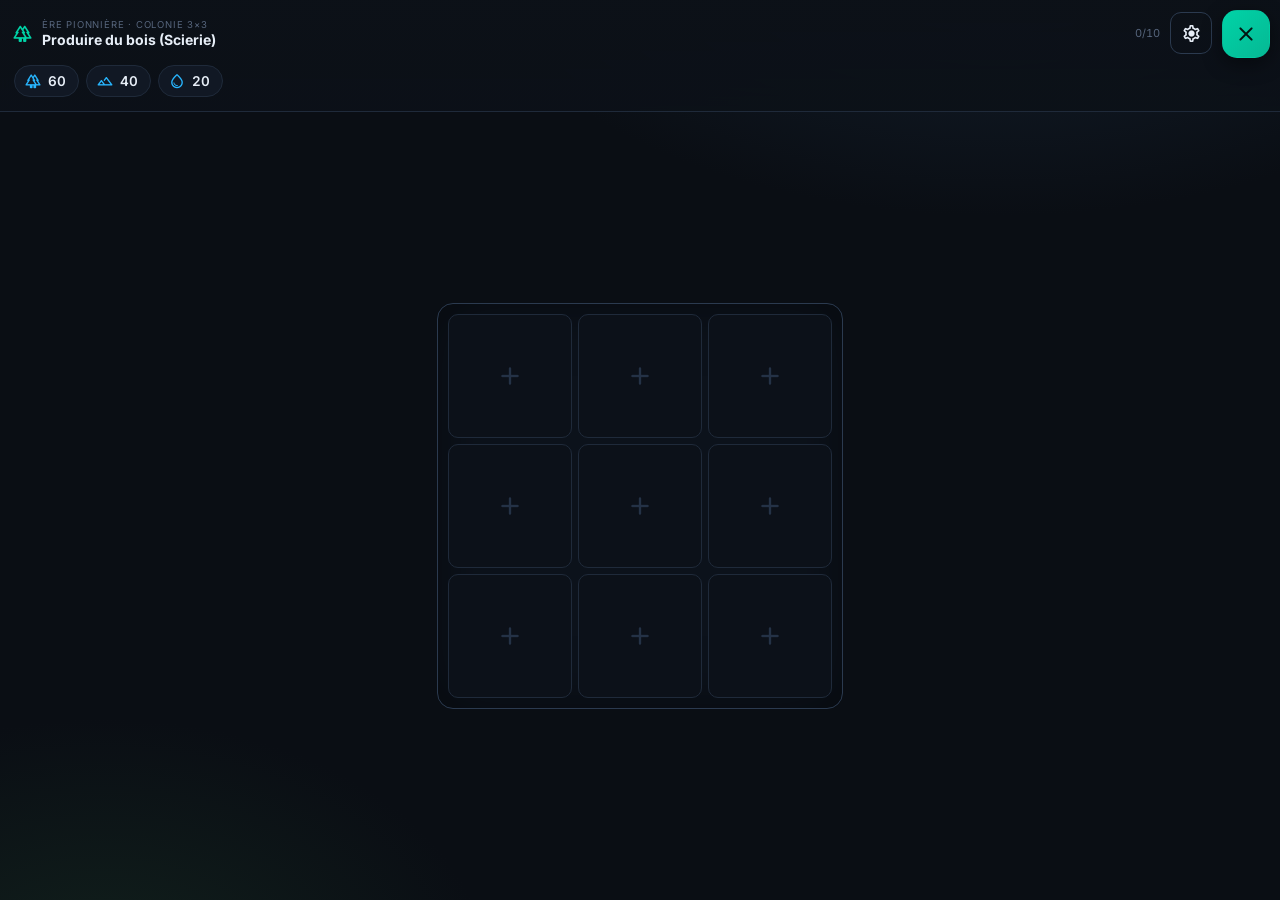
<file: games/grid-foundry/index.html>
<!DOCTYPE html>
<html lang="fr">
<head>
<meta charset="UTF-8" />
<meta name="viewport" content="width=device-width, initial-scale=1, maximum-scale=1, viewport-fit=cover" />
<meta name="theme-color" content="#0a0e14" />
<meta name="description" content="GRID FOUNDRY — un puzzle industriel stratégique compact. Chaînes de production, bonus de voisinage, spécialisations, sur une grille limitée." />
<title>GRID FOUNDRY — puzzle industriel</title>
<link rel="icon" href="data:image/svg+xml,%3Csvg xmlns='http://www.w3.org/2000/svg' viewBox='0 0 32 32'%3E%3Crect width='32' height='32' rx='7' fill='%2300d3a7'/%3E%3Crect x='7' y='7' width='7' height='7' fill='%230a0e14'/%3E%3Crect x='18' y='7' width='7' height='7' fill='%230a0e14'/%3E%3Crect x='7' y='18' width='7' height='7' fill='%230a0e14'/%3E%3Crect x='18' y='18' width='7' height='7' fill='%230a0e14'/%3E%3C/svg%3E" />
<link rel="preconnect" href="https://fonts.googleapis.com" />
<link rel="preconnect" href="https://fonts.gstatic.com" crossorigin />
<link rel="stylesheet" href="https://fonts.googleapis.com/css2?family=Material+Symbols+Rounded:opsz,wght,FILL,GRAD@20..48,100..700,0..1,-25..0&family=Inter:wght@400;500;600;700&display=swap" />
<link rel="stylesheet" href="style.css?v=21" />
</head>
<body>
<div id="app">

  <div id="gridWrap">
    <div id="grid" class="grid"></div>
  </div>

  <button id="hdrToggle" class="fab" title="Ressources" aria-label="Ressources">
    <span class="ms">inventory_2</span>
  </button>

  <header id="resHeader" class="res-header">
    <div class="rh-top">
      <div id="resObjective" class="rh-obj"></div>
      <div class="rh-act">
        <button id="expandBtn" class="btn expand hidden"></button>
        <button id="menuBtn" class="btn ghost icon" title="Menu"><span class="ms">settings</span></button>
        <button id="hdrClose" class="btn ghost icon" title="Fermer"><span class="ms">close</span></button>
      </div>
    </div>
    <div id="resourceBar" class="resbar" aria-label="Ressources"></div>
  </header>

  <div id="sheet" class="sheet hidden">
    <div class="sheet-card"><div id="sheetBody"></div></div>
  </div>

  <div id="toast" class="toast hidden"></div>

  <div id="modal" class="modal hidden">
    <div class="modal-card">
      <div id="modalBody"></div>
    </div>
  </div>

</div>
<script src="script.js?v=21"></script>
</body>
</html>
</file>
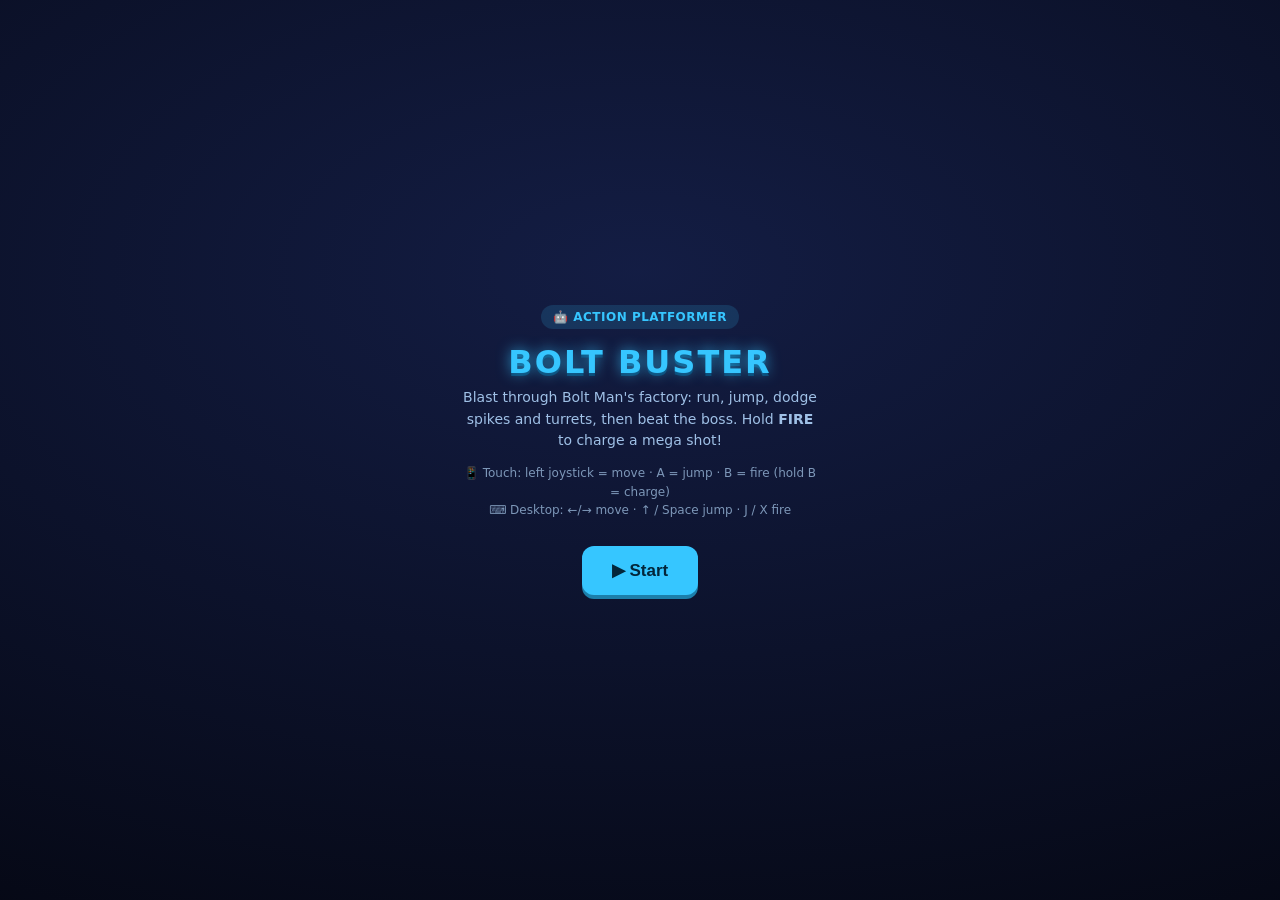
<file: games/mega-man/index.html>
<!DOCTYPE html>
<html lang="en">
<head>
<meta charset="UTF-8" />
<meta name="viewport" content="width=device-width, initial-scale=1, maximum-scale=1, user-scalable=no, viewport-fit=cover" />
<meta name="theme-color" content="#0a0a1e" />
<meta name="apple-mobile-web-app-capable" content="yes" />
<meta name="apple-mobile-web-app-status-bar-style" content="black-translucent" />
<meta name="mobile-web-app-capable" content="yes" />
<meta name="description" content="Bolt Buster — a Mega Man-style action platformer playable on mobile." />
<title>Bolt Buster — Action Platformer</title>
<style>
  *{margin:0;padding:0;box-sizing:border-box;-webkit-tap-highlight-color:transparent;
    -webkit-user-select:none;user-select:none;}
  html,body{height:100%;overflow:hidden;background:#05050f;
    font-family:-apple-system,BlinkMacSystemFont,"Segoe UI",Roboto,system-ui,sans-serif;}
  #game{position:fixed;inset:0;display:block;touch-action:none;
    image-rendering:pixelated;background:#05050f;}
  .ovl{position:fixed;inset:0;display:flex;flex-direction:column;align-items:center;
    justify-content:center;text-align:center;color:#dfefff;padding:26px;z-index:20;
    background:radial-gradient(120% 90% at 50% 30%,rgba(20,30,70,.96),rgba(4,6,16,.98));}
  .ovl.hide{display:none;}
  .ovl h1{font-size:32px;letter-spacing:2px;color:#36c6ff;
    text-shadow:0 0 14px rgba(54,198,255,.7),0 3px 0 #08406b;margin-bottom:6px;}
  .ovl h2{font-size:24px;margin-bottom:10px;}
  .ovl p{color:#9fc0e6;max-width:360px;line-height:1.55;font-size:14px;margin-bottom:8px;}
  .ovl .keys{font-size:12px;color:#7d97b8;margin-top:4px;}
  .ovl button{margin-top:18px;background:#36c6ff;color:#03263a;border:0;border-radius:12px;
    padding:14px 30px;font-size:17px;font-weight:800;cursor:pointer;box-shadow:0 4px 0 #1c7fab;}
  .ovl button:active{transform:translateY(3px);box-shadow:0 1px 0 #1c7fab;}
  .tag{display:inline-block;background:rgba(54,198,255,.15);color:#36c6ff;font-size:12px;
    font-weight:700;letter-spacing:.5px;padding:5px 12px;border-radius:999px;margin-bottom:14px;}
</style>
</head>
<body>
<canvas id="game"></canvas>

<div id="start" class="ovl">
  <span class="tag">🤖 ACTION PLATFORMER</span>
  <h1>BOLT BUSTER</h1>
  <p>Blast through Bolt Man's factory: run, jump, dodge spikes and turrets,
     then beat the boss. Hold <b>FIRE</b> to charge a mega shot!</p>
  <p class="keys">📱 Touch: left joystick = move · A = jump · B = fire (hold B = charge)<br>
     ⌨️ Desktop: ←/→ move · ↑ / Space jump · J / X fire</p>
  <button id="startBtn">▶ Start</button>
</div>

<div id="over" class="ovl hide">
  <h2 id="overTitle">Game Over</h2>
  <p id="overMsg"></p>
  <button id="overBtn">↻ Retry</button>
</div>

<script>
(()=>{
"use strict";

const cv=document.getElementById("game"), ctx=cv.getContext("2d");
let SCR_W=0, SCR_H=0, DPR=1, SCALE=1, OX=0, OY=0;

const GW=256, GH=224, TS=16, LH=14;          // internal res, tile size, rows
const LEVEL_W=210;                            // tiles wide
const BOSS_X=194;                             // arena left column
const ARENA_CAM=(LEVEL_W-16)*TS;              // locked camera x in boss fight
const PMAX_HP=28, BOSS_MAX=28;
const GRAV=0.62, RUN=2.1, JUMP=-9.4, MAXFALL=10;

const clamp=(v,a,b)=> v<a?a : v>b?b : v;

// ---------- Level design data ----------
const PITS=[[27,29],[58,60],[98,100],[140,142]];
const PLAT=[
  {x:14,y:9,w:4},{x:21,y:7,w:3},{x:34,y:9,w:5},{x:44,y:7,w:3},
  {x:52,y:8,w:3},{x:70,y:9,w:4},{x:78,y:7,w:3},{x:86,y:6,w:3},
  {x:108,y:9,w:4},{x:116,y:7,w:4},{x:124,y:9,w:3},{x:150,y:8,w:4},
  {x:160,y:6,w:3},{x:168,y:9,w:5},
];
const SPIKES=[
  {x:38,y:11,w:3},{x:64,y:11,w:4},{x:104,y:11,w:3},{x:130,y:11,w:4},{x:176,y:11,w:3},
];
const FOES_DEF=[
  ["met",10,11],["walk",17,8],["fly",24,5],["met",36,11],["gun",48,10],
  ["walk",55,7],["fly",60,4],["met",72,11],["walk",80,6],["gun",90,10],
  ["fly",100,5],["met",112,11],["walk",119,6],["gun",128,10],["fly",135,4],
  ["met",152,11],["walk",163,5],["fly",170,5],["gun",182,10],
];
const CHECKPTS=[2,66,134,186];

let grid;
function buildLevel(){
  grid=[];
  for(let x=0;x<LEVEL_W;x++){ const c=[]; for(let y=0;y<LH;y++) c.push(""); grid.push(c); }
  const inPit=x=>PITS.some(p=>x>=p[0]&&x<=p[1]);
  for(let x=0;x<LEVEL_W;x++) if(!inPit(x)){ grid[x][12]="#"; grid[x][13]="#"; }
  for(let x=BOSS_X;x<LEVEL_W;x++){ grid[x][12]="#"; grid[x][13]="#"; }   // arena floor
  for(let y=0;y<LH;y++) grid[LEVEL_W-1][y]="#";                          // arena right wall
  PLAT.forEach(p=>{ for(let i=0;i<p.w;i++) if(grid[p.x+i]) grid[p.x+i][p.y]="#"; });
  SPIKES.forEach(s=>{ for(let i=0;i<s.w;i++) if(grid[s.x+i]) grid[s.x+i][s.y]="^"; });
}
function sealArena(on){ for(let y=0;y<12;y++) grid[BOSS_X][y]= on?"#":""; }
const solid =(tx,ty)=> tx>=0&&ty>=0&&tx<LEVEL_W&&ty<LH && grid[tx][ty]==="#";
const spikeAt=(tx,ty)=> tx>=0&&ty>=0&&tx<LEVEL_W&&ty<LH && grid[tx][ty]==="^";

// ---------- State ----------
let player, foes, shots, eshots, parts, boss, cam,
    lives, cpIndex, state, shake, msgT, msgText="", started=false;

function spawnPlayer(tx){
  player={x:tx*TS, y:(LH-4)*TS, w:11, h:21, vx:0, vy:0, dir:1, onGround:false,
    hp:PMAX_HP, inv:0, charge:0, charging:false, cd:0, anim:0, dead:0,
    shootT:0, _j:0};
}
function spawnFoes(){
  foes=[];
  FOES_DEF.forEach(([t,tx,ty])=> foes.push({
    t, x:tx*TS, y:ty*TS, w:16, h: t==="met"?14:16, vx:0, vy:0, dir:-1,
    hp: t==="gun"?3:2, st:0, t2:Math.random()*1.5, hide:false, alive:true}));
}
function resetGame(){
  buildLevel(); lives=3; cpIndex=0;
  shots=[]; eshots=[]; parts=[]; boss=null;
  cam={x:0}; shake=0; msgT=0; state="play";
  spawnFoes(); spawnPlayer(CHECKPTS[0]);
}
function respawn(){
  lives--;
  if(lives<0){ state="gameover"; showOver("GAME OVER","Bolt Man's factory wins this round."); return; }
  shots=[]; eshots=[]; parts=[]; boss=null; sealArena(false);
  spawnFoes(); spawnPlayer(CHECKPTS[cpIndex]); state="play";
}

// ---------- Canvas + layout ----------
function resize(){
  DPR=Math.min(devicePixelRatio||1,2);
  SCR_W=innerWidth; SCR_H=innerHeight;
  cv.width=SCR_W*DPR; cv.height=SCR_H*DPR;
  cv.style.width=SCR_W+"px"; cv.style.height=SCR_H+"px";
  ctx.setTransform(DPR,0,0,DPR,0,0);
  ctx.imageSmoothingEnabled=false;
  SCALE=Math.max(1, Math.min(SCR_W/GW, SCR_H/GH));
  OX=Math.floor((SCR_W-GW*SCALE)/2);
  OY=Math.floor((SCR_H-GH*SCALE)/2);
  layoutPads();
}
addEventListener("resize",resize);

// ---------- Input ----------
const key={};
const IN={left:0,right:0,jump:0,fire:0};
addEventListener("keydown",e=>{ const k=e.key.toLowerCase(); key[k]=true;
  if(["arrowleft","arrowright","arrowup","arrowdown"," "].includes(k)) e.preventDefault(); });
addEventListener("keyup",e=>{ key[e.key.toLowerCase()]=false; });
function pollInput(){
  const ax=stickAxis()[0];
  IN.left =(key["arrowleft"] ||key["a"]|| ax<-0.35)?1:0;
  IN.right=(key["arrowright"]||key["d"]|| ax> 0.35)?1:0;
  IN.jump =(key["arrowup"]   ||key["w"]||key[" "]||BTN.A.on)?1:0;
  IN.fire =(key["j"]||key["x"]||key["k"]||BTN.B.on)?1:0;
}
// Touch control: floating joystick (left) + lettered buttons (right)
let stick=null, STK_R=60;
const STK_DZ=0.15, STK_SAT=0.95;          // scaled radial dead zone + saturation
let SAFE={r:0,b:0,l:0};
const _safeProbe=document.createElement("div");
_safeProbe.style.cssText="position:fixed;left:0;top:0;width:0;height:0;"+
 "visibility:hidden;pointer-events:none;padding:0 env(safe-area-inset-right) "+
 "env(safe-area-inset-bottom) env(safe-area-inset-left);";
(document.body||document.documentElement).appendChild(_safeProbe);
function readSafe(){ const s=getComputedStyle(_safeProbe);
  SAFE.r=parseFloat(s.paddingRight)||0;
  SAFE.b=parseFloat(s.paddingBottom)||0;
  SAFE.l=parseFloat(s.paddingLeft)||0; }
const BTN={B:{x:0,y:0,r:0,id:null,on:0,lbl:"B"},
           A:{x:0,y:0,r:0,id:null,on:0,lbl:"A"}};
function layoutPads(){
  readSafe();
  const S=SCR_W,T=SCR_H, r=Math.max(48,Math.min(72,S*0.085));
  const by=T-Math.max(26,T*0.06)-SAFE.b, mR=26+SAFE.r;
  BTN.A.r=r*1.2; BTN.A.x=S-BTN.A.r-mR; BTN.A.y=by-BTN.A.r;
  if(BTN.B){ BTN.B.r=r; BTN.B.x=BTN.A.x-BTN.A.r-BTN.B.r-18; BTN.B.y=by-BTN.B.r-4; }
  if(BTN.C){ BTN.C.r=r; BTN.C.x=BTN.B.x-BTN.B.r-BTN.C.r-18; BTN.C.y=BTN.B.y; }
  STK_R=Math.max(52,Math.min(92,S*0.12));
}
function ptPos(e){ const b=cv.getBoundingClientRect(); return [e.clientX-b.left,e.clientY-b.top]; }
function hitBtn(x,y){ for(const k in BTN){ const b=BTN[k];
  if((x-b.x)**2+(y-b.y)**2 < (b.r*1.3)**2) return k; } return null; }
let _smx=0,_smy=0,_smT=0;                  // frame-rate-independent stick smoothing
function stickAxis(){
  const now=performance.now();
  if(!stick){ _smx=0; _smy=0; _smT=now; return [0,0]; }
  const dx=stick.dx, dy=stick.dy, d=Math.hypot(dx,dy);
  let tx=0,ty=0;
  if(d>0){ let m=(d/STK_R-STK_DZ)/(STK_SAT-STK_DZ);
    if(m>0){ if(m>1)m=1; tx=dx/d*m; ty=dy/d*m; } }
  let dt=(now-_smT)/1000; _smT=now;
  if(dt>0.1) dt=0.1;
  if(dt>0){ const k=1-Math.exp(-dt/0.07);
    _smx+=(tx-_smx)*k; _smy+=(ty-_smy)*k; }
  return [_smx,_smy];
}
cv.addEventListener("pointerdown",e=>{
  cv.setPointerCapture(e.pointerId);
  if(state!=="play"&&state!=="boss") return;
  const [x,y]=ptPos(e), k=hitBtn(x,y);
  if(k){ BTN[k].id=e.pointerId; BTN[k].on=1;
    navigator.vibrate&&navigator.vibrate(15); return; }
  if(!stick && x<SCR_W*0.6) stick={id:e.pointerId,ox:x,oy:y,dx:0,dy:0};
},{passive:false});
cv.addEventListener("pointermove",e=>{
  if(stick && e.pointerId===stick.id){ const [x,y]=ptPos(e);
    let dx=x-stick.ox, dy=y-stick.oy, d=Math.hypot(dx,dy);
    if(d>STK_R){ stick.ox+=dx*(d-STK_R)/d; stick.oy+=dy*(d-STK_R)/d;
      dx=x-stick.ox; dy=y-stick.oy; }
    stick.dx=dx; stick.dy=dy; }
},{passive:false});
function endPtr(e){
  if(stick && e.pointerId===stick.id) stick=null;
  for(const k in BTN) if(BTN[k].id===e.pointerId){ BTN[k].id=null; BTN[k].on=0; }
}
cv.addEventListener("pointerup",endPtr);
cv.addEventListener("pointercancel",endPtr);

// ---------- Physics ----------
function moveX(o){
  o.x+=o.vx;
  const top=Math.floor(o.y/TS), bot=Math.floor((o.y+o.h-1)/TS);
  if(o.vx>0){ const tx=Math.floor((o.x+o.w)/TS);
    for(let ty=top;ty<=bot;ty++) if(solid(tx,ty)){ o.x=tx*TS-o.w; o.vx=0; break; } }
  else if(o.vx<0){ const tx=Math.floor(o.x/TS);
    for(let ty=top;ty<=bot;ty++) if(solid(tx,ty)){ o.x=(tx+1)*TS; o.vx=0; break; } }
}
function moveY(o){
  o.y+=o.vy; o.onGround=false;
  const lf=Math.floor(o.x/TS), rt=Math.floor((o.x+o.w-1)/TS);
  if(o.vy>0){ const ty=Math.floor((o.y+o.h)/TS);
    for(let tx=lf;tx<=rt;tx++) if(solid(tx,ty)){ o.y=ty*TS-o.h; o.vy=0; o.onGround=true; break; } }
  else if(o.vy<0){ const ty=Math.floor(o.y/TS);
    for(let tx=lf;tx<=rt;tx++) if(solid(tx,ty)){ o.y=(ty+1)*TS; o.vy=0; break; } }
}
function touchSpike(o){
  const lf=Math.floor((o.x+2)/TS), rt=Math.floor((o.x+o.w-3)/TS);
  const tp=Math.floor(o.y/TS), bt=Math.floor((o.y+o.h-1)/TS);
  for(let tx=lf;tx<=rt;tx++)for(let ty=tp;ty<=bt;ty++) if(spikeAt(tx,ty)) return true;
  return false;
}
const aabb=(a,b)=> a.x<b.x+b.w && a.x+a.w>b.x && a.y<b.y+b.h && a.y+a.h>b.y;

// ---------- Update ----------
function update(){
  if(state!=="play"&&state!=="boss") return;
  if(shake>0) shake--;
  if(msgT>0) msgT--;
  const p=player;

  if(p.dead>0){ p.dead--; p.vy=Math.min(MAXFALL,p.vy+GRAV); p.y+=p.vy;
    updateParts(); if(p.dead===0) respawn(); return; }

  pollInput();
  if(IN.left&&!IN.right){ p.vx=-RUN; p.dir=-1; }
  else if(IN.right&&!IN.left){ p.vx=RUN; p.dir=1; }
  else p.vx=0;
  moveX(p);

  if(IN.jump&&p.onGround){ p.vy=JUMP; p.onGround=false; p._j=1; }
  if(!IN.jump&&p.vy<0&&p._j){ p.vy*=0.55; p._j=0; }
  p.vy=Math.min(MAXFALL,p.vy+GRAV);
  moveY(p);
  if(p.vx&&p.onGround) p.anim+=0.25;

  while(cpIndex<CHECKPTS.length-1 && p.x>CHECKPTS[cpIndex+1]*TS) cpIndex++;

  if(p.cd>0) p.cd--;
  if(IN.fire){
    if(!p.charging){ p.charging=true; firePlayer(0); }
    else p.charge=Math.min(60,p.charge+1);
  } else if(p.charging){
    if(p.charge>=40) firePlayer(2); else if(p.charge>=20) firePlayer(1);
    p.charging=false; p.charge=0;
  }

  if(p.inv>0) p.inv--;
  if(touchSpike(p)) killPlayer();
  else if(p.y>GH+60) killPlayer();

  if(!boss && state==="play" && p.x>(BOSS_X+1)*TS){
    state="boss"; sealArena(true);
    boss={x:(LEVEL_W-7)*TS, y:(LH-6)*TS, w:26, h:30, vx:0, vy:0, dir:-1,
      onGround:false, hp:BOSS_MAX, t:60, inv:0, intro:70, a:0};
    msg("⚠  BOLT MAN");
  }

  updateShots(); updateFoes(); if(boss) updateBoss(); updateParts();

  if(state==="boss") cam.x=ARENA_CAM;
  else { const cx=clamp(p.x+p.w/2-GW/2,0,LEVEL_W*TS-GW);
    cam.x += (cx-cam.x)*0.2; }
}

function firePlayer(lvl){
  if(lvl===0){
    if(shots.length>=3 || player.cd>0) return;
    player.cd=10;
  }
  const sz= lvl===2?7: lvl===1?5:3;
  const dmg=lvl===2?3: lvl===1?2:1;
  const sp= lvl===2?5.4: lvl===1?4.9:4.4;
  shots.push({x:player.x+(player.dir>0?player.w:-sz), y:player.y+8,
    w:sz, h:sz, vx:sp*player.dir, dmg, lvl, dead:0});
  player.shootT=8;
  if(lvl>=1) shake=Math.max(shake,4);
}
function hurtPlayer(dmg){
  if(player.inv>0 || player.dead>0) return;
  player.hp-=dmg; player.inv=72; shake=5;
  if(player.hp<=0) killPlayer();
}
function killPlayer(){
  if(player.dead>0) return;
  player.dead=72; player.vy=-7; player.vx=0; player.hp=0;
  boom(player.x+player.w/2, player.y+player.h/2, "#36c6ff");
}

function updateShots(){
  for(const s of shots){
    s.x+=s.vx;
    if(s.x<cam.x-24||s.x>cam.x+GW+24){ s.dead=1; continue; }
    const tx=Math.floor((s.x+s.w/2)/TS), ty=Math.floor((s.y+s.h/2)/TS);
    if(solid(tx,ty)){ s.dead=1; spark(s.x,s.y); continue; }
    for(const f of foes){ if(f.alive&&!f.hide&&aabb(s,f)){
      f.hp-=s.dmg; spark(s.x,s.y); if(s.lvl<2) s.dead=1;
      if(f.hp<=0){ f.alive=false; boom(f.x+8,f.y+8,"#ff9a40"); } break; } }
    if(boss && boss.intro<=0 && boss.inv<=0 && aabb(s,boss)){
      boss.hp-=s.dmg; boss.inv=10; s.dead=1; spark(s.x,s.y); shake=4;
      if(boss.hp<=0) winGame();
    }
  }
  shots=shots.filter(s=>!s.dead);
  for(const e of eshots){
    e.x+=e.vx; e.y+=e.vy;
    if(e.x<cam.x-24||e.x>cam.x+GW+24||e.y<-24||e.y>GH+24){ e.dead=1; continue; }
    if(solid(Math.floor((e.x+2)/TS),Math.floor((e.y+2)/TS))){ e.dead=1; continue; }
    if(aabb({x:e.x,y:e.y,w:5,h:5},player)){ e.dead=1; hurtPlayer(3); }
  }
  eshots=eshots.filter(e=>!e.dead);
}

function updateFoes(){
  for(const f of foes){
    if(!f.alive) continue;
    if(f.x<cam.x-70||f.x>cam.x+GW+90) continue;       // dormant offscreen
    if(f.t==="walk"){
      f.x+=f.dir*0.85;
      const ahead=Math.floor((f.x+(f.dir>0?f.w+1:-1))/TS);
      const mid=Math.floor((f.y+f.h/2)/TS);
      const foot=Math.floor((f.y+f.h+1)/TS);
      if(solid(ahead,mid) || !solid(ahead,foot)) f.dir*=-1;
      f.vy=Math.min(MAXFALL,f.vy+GRAV); moveY(f);
    } else if(f.t==="fly"){
      f.t2+=0.05;
      if(f.hy0===undefined) f.hy0=f.y;
      f.x+=Math.sign(player.x-f.x)*0.7;
      f.y=f.hy0+Math.sin(f.t2)*22;
    } else if(f.t==="met"){
      f.vy=Math.min(MAXFALL,f.vy+GRAV); moveY(f);
      if(--f.st<=0){
        if(f.hide){ f.hide=false; f.st=70;
          const dx=player.x-f.x;
          for(const a of [-0.4,0,0.4]) eshots.push({
            x:f.x+6,y:f.y+4,w:5,h:5,vx:(dx>0?2.4:-2.4),vy:a*2.4,dead:0});
        } else { f.hide=true; f.st=85; }
      }
    } else if(f.t==="gun"){
      f.vy=Math.min(MAXFALL,f.vy+GRAV); moveY(f);
      if(--f.st<=0 && Math.abs(player.x-f.x)<GW*0.6){
        f.st=80; f.dir=player.x<f.x?-1:1;
        eshots.push({x:f.x+6,y:f.y+5,w:5,h:5,vx:3*f.dir,vy:0,dead:0});
      }
    }
    if(f.alive&&!f.hide&&player.dead<=0&&player.inv<=0&&aabb(f,player))
      hurtPlayer(f.t==="walk"?4:3);
  }
  foes=foes.filter(f=>f.alive);
}

function updateBoss(){
  const b=boss;
  if(b.inv>0) b.inv--;
  if(b.intro>0){ b.intro--; if(b.intro===0) b.t=40; return; }
  b.vy=Math.min(MAXFALL,b.vy+GRAV);
  b.x+=b.vx;
  const aL=(LEVEL_W-15)*TS, aR=(LEVEL_W-2)*TS-b.w;
  if(b.x<aL){ b.x=aL; b.dir=1; if(!b.onGround)b.vx=Math.abs(b.vx); }
  if(b.x>aR){ b.x=aR; b.dir=-1; if(!b.onGround)b.vx=-Math.abs(b.vx); }
  moveY(b);
  if(--b.t<=0){
    if(b.onGround){
      b.a=(b.a+1)%3;
      if(b.a===0){ b.vy=-9; b.vx=(player.x>b.x?1:-1)*1.7; b.dir=Math.sign(b.vx)||1; b.t=64; }
      else {
        const dx=player.x-b.x;
        for(const a of [-0.5,-0.15,0.2,0.55]) eshots.push({
          x:b.x+b.w/2, y:b.y+12, w:6, h:6, vx:(dx>0?2.7:-2.7), vy:a*2.7, dead:0});
        b.vx=0; b.t=58;
      }
    } else b.t=8;
  }
  if(b.onGround && b.t>40) b.vx*=0.9;
  if(player.dead<=0&&player.inv<=0&&aabb(b,player)) hurtPlayer(5);
}

function spark(x,y){ for(let i=0;i<5;i++) parts.push({
  x,y,vx:(Math.random()-.5)*3,vy:(Math.random()-.5)*3,life:10,c:"#cfefff",g:0}); }
function boom(x,y,c){ shake=Math.max(shake,7);
  for(let i=0;i<18;i++){ const a=Math.random()*6.28,s=1+Math.random()*3;
    parts.push({x,y,vx:Math.cos(a)*s,vy:Math.sin(a)*s,life:26,c,g:0.12}); } }
function updateParts(){ for(const q of parts){ q.x+=q.vx; q.y+=q.vy; q.vy+=q.g; q.life--; }
  parts=parts.filter(q=>q.life>0); }

function winGame(){ boss=null; state="win"; shake=12;
  boom((LEVEL_W-6)*TS,(LH-6)*TS,"#ffd24a");
  showOver("✦ STAGE CLEAR ✦","Bolt Man defeated — you saved the factory!"); }
function msg(t){ msgText=t; msgT=150; }

// ---------- Render ----------
function draw(){
  ctx.fillStyle="#0b0f24"; ctx.fillRect(0,0,SCR_W,SCR_H);
  ctx.save();
  ctx.translate(OX,OY); ctx.scale(SCALE,SCALE);
  ctx.beginPath(); ctx.rect(0,0,GW,GH); ctx.clip();
  const sx= shake? (Math.random()-.5)*shake:0;
  const sy= shake? (Math.random()-.5)*shake:0;
  ctx.translate(-Math.floor(cam.x)+sx, sy);

  drawBG();
  const c0=Math.max(0,Math.floor(cam.x/TS)-1);
  const c1=Math.min(LEVEL_W-1,Math.floor((cam.x+GW)/TS)+1);
  for(let x=c0;x<=c1;x++)for(let y=0;y<LH;y++){
    const t=grid[x][y]; if(!t) continue;
    const px=x*TS, py=y*TS;
    if(t==="#"){
      ctx.fillStyle="#2b3a72"; ctx.fillRect(px,py,TS,TS);
      ctx.fillStyle="#3a4f9c"; ctx.fillRect(px+1,py+1,TS-2,4);
      ctx.fillStyle="#1c2750"; ctx.fillRect(px+1,py+TS-3,TS-2,2);
    } else {
      ctx.fillStyle="#c9d4ff";
      for(let i=0;i<2;i++){ const bx=px+i*8;
        ctx.beginPath(); ctx.moveTo(bx,py+TS); ctx.lineTo(bx+4,py+4);
        ctx.lineTo(bx+8,py+TS); ctx.closePath(); ctx.fill(); }
    }
  }
  drawFoes(); if(boss) drawBoss(); drawShots(); drawPlayer(); drawParts();
  ctx.restore();
  drawHUD();
  if(state==="play"||state==="boss") drawPads();
}
function drawBG(){
  const g=ctx.createLinearGradient(0,0,0,GH);
  g.addColorStop(0,"#141a3e"); g.addColorStop(1,"#0a0e22");
  ctx.fillStyle=g; ctx.fillRect(cam.x,0,GW,GH);
  ctx.fillStyle="rgba(80,110,200,.12)";
  for(let i=0;i<16;i++){
    const bx=cam.x - (cam.x*0.4 % 80) + i*80 - 80;
    ctx.fillRect(bx, GH-92-(i%3)*20, 42, 92+(i%3)*20);
  }
}
function drawPlayer(){
  const p=player;
  if(p.inv>0 && p.inv%6<3 && p.dead<=0) return;
  const x=Math.round(p.x), y=Math.round(p.y), d=p.dir;
  ctx.fillStyle="#1f6fd6";
  const step = (p.onGround&&p.vx)? (Math.floor(p.anim)%2?3:0) : 1;
  ctx.fillRect(x+1,y+15,4,6); ctx.fillRect(x+6,y+15-step,4,6+step);
  ctx.fillStyle="#36c6ff"; ctx.fillRect(x,y+6,p.w,10);
  ctx.fillStyle="#1f6fd6"; ctx.fillRect(x,y+13,p.w,3);
  ctx.fillStyle="#bfe8ff"; ctx.fillRect(x+2,y,8,7);
  ctx.fillStyle="#1f6fd6"; ctx.fillRect(x+1,y-1,10,3);
  ctx.fillStyle="#0a2a44"; ctx.fillRect(x+(d>0?7:2),y+2,2,2);
  if(p.shootT>0){ p.shootT--;
    ctx.fillStyle="#bfe8ff"; ctx.fillRect(x+(d>0?p.w:-4),y+8,4,4); }
  if(p.charging && p.charge>=20){
    const r=2+(p.charge/60)*5;
    ctx.fillStyle = p.charge>=40?"rgba(255,230,90,.85)":"rgba(120,220,255,.7)";
    ctx.beginPath(); ctx.arc(x+(d>0?p.w+3:-3),y+10,r,0,6.28); ctx.fill();
  }
}
function drawShots(){
  for(const s of shots){
    ctx.fillStyle= s.lvl===2?"#ffe65a": s.lvl===1?"#9be7ff":"#dff4ff";
    ctx.beginPath(); ctx.arc(s.x+s.w/2,s.y+s.h/2,s.w/2+1,0,6.28); ctx.fill();
  }
  ctx.fillStyle="#ff6a6a";
  for(const e of eshots){ ctx.beginPath(); ctx.arc(e.x+2,e.y+2,3,0,6.28); ctx.fill(); }
}
function drawFoes(){
  for(const f of foes){
    if(!f.alive) continue;
    const x=Math.round(f.x), y=Math.round(f.y);
    if(f.t==="met"){
      ctx.fillStyle="#f6c453";
      if(f.hide) ctx.fillRect(x+1,y+8,14,6);
      else { ctx.beginPath(); ctx.arc(x+8,y+10,8,Math.PI,0); ctx.fill();
        ctx.fillStyle="#2a2a2a"; ctx.fillRect(x+5,y+7,6,3); }
    } else if(f.t==="walk"){
      ctx.fillStyle="#ff7b54"; ctx.fillRect(x,y+2,16,12);
      ctx.fillStyle="#3a1a10"; ctx.fillRect(x+(f.dir>0?11:2),y+5,3,3);
      ctx.fillStyle="#b03a1f"; ctx.fillRect(x,y+13,16,3);
    } else if(f.t==="fly"){
      ctx.fillStyle="#b07bff";
      ctx.beginPath(); ctx.arc(x+8,y+8,7,0,6.28); ctx.fill();
      ctx.fillStyle="#e8d6ff";
      const w=Math.sin(performance.now()/60)*4;
      ctx.fillRect(x-3,y+6-w,4,4); ctx.fillRect(x+15,y+6-w,4,4);
    } else {
      ctx.fillStyle="#7a8aa8"; ctx.fillRect(x,y,16,16);
      ctx.fillStyle="#cdd8f0"; ctx.fillRect(x+(f.dir>0?12:0),y+5,4,5);
      ctx.fillStyle="#ff6a6a"; ctx.fillRect(x+6,y+6,4,4);
    }
  }
}
function drawBoss(){
  const b=boss;
  const x=Math.round(b.x), y=Math.round(b.y);
  ctx.fillStyle=(b.inv>0&&b.inv%4<2)?"#ffffff":"#d23b6b";
  ctx.fillRect(x,y+6,b.w,b.h-6);
  ctx.fillStyle="#7a1030"; ctx.fillRect(x,y+b.h-6,b.w,6);
  ctx.fillStyle="#ffd24a"; ctx.fillRect(x+4,y,b.w-8,8);
  ctx.fillStyle="#3a0a1a"; ctx.fillRect(x+(b.dir>0?b.w-9:5),y+11,4,3);
  ctx.fillStyle="#ff8fae"; ctx.fillRect(x+5,y+17,b.w-10,4);
}
function drawParts(){
  for(const q of parts){ ctx.globalAlpha=Math.max(0,q.life/26);
    ctx.fillStyle=q.c; ctx.fillRect(q.x,q.y,2,2); }
  ctx.globalAlpha=1;
}
function bar(x,y,val,max,col){
  ctx.fillStyle="#0a1430"; ctx.fillRect(x-1,y-1,8,max*2+2);
  for(let i=0;i<max;i++){ ctx.fillStyle=i<val?col:"#243056";
    ctx.fillRect(x,y+(max-1-i)*2,6,2); }
}
function drawHUD(){
  ctx.save(); ctx.translate(OX,OY); ctx.scale(SCALE,SCALE);
  bar(8,8, Math.max(0,player?player.hp:0), PMAX_HP, "#36c6ff");
  if(boss) bar(GW-15,8, Math.max(0,boss.hp), BOSS_MAX, "#ff5a8a");
  ctx.fillStyle="#dff4ff"; ctx.font="8px monospace"; ctx.textBaseline="top";
  ctx.fillText("x"+Math.max(0,lives), 20, 9);
  if(msgT>0){
    ctx.globalAlpha=Math.min(1,msgT/30);
    ctx.fillStyle="#ff5a8a"; ctx.font="bold 16px monospace"; ctx.textAlign="center";
    ctx.fillText(msgText,GW/2,GH*0.30); ctx.textAlign="left"; ctx.globalAlpha=1;
  }
  ctx.restore();
}
function pbtn(b){
  ctx.beginPath(); ctx.arc(b.x,b.y,b.r,0,6.2832);
  ctx.fillStyle=b.on?"rgba(255,255,255,.42)":"rgba(255,255,255,.12)"; ctx.fill();
  ctx.lineWidth=3; ctx.strokeStyle="rgba(255,255,255,.5)"; ctx.stroke();
  ctx.fillStyle="rgba(255,255,255,.95)";
  ctx.font="bold "+Math.floor(b.r*0.78)+"px system-ui";
  ctx.textAlign="center"; ctx.textBaseline="middle"; ctx.fillText(b.lbl,b.x,b.y+1);
  ctx.textAlign="left";
}
function drawStick(){
  let ox,oy,dx=0,dy=0;
  if(stick){ ox=stick.ox; oy=stick.oy; dx=stick.dx; dy=stick.dy;
    const d=Math.hypot(dx,dy); if(d>STK_R){ dx=dx/d*STK_R; dy=dy/d*STK_R; } }
  else { ox=Math.max(STK_R+24+SAFE.l,SCR_W*0.14);
    oy=SCR_H-Math.max(STK_R+24+SAFE.b,SCR_H*0.17); ctx.globalAlpha=0.5; }
  ctx.lineWidth=3; ctx.strokeStyle="rgba(255,255,255,.30)";
  ctx.beginPath(); ctx.arc(ox,oy,STK_R,0,6.2832); ctx.stroke();
  ctx.fillStyle="rgba(255,255,255,.55)";
  ctx.beginPath(); ctx.arc(ox+dx,oy+dy,STK_R*0.42,0,6.2832); ctx.fill();
  ctx.globalAlpha=1;
}
function drawPads(){ drawStick(); if(BTN.C)pbtn(BTN.C); if(BTN.B)pbtn(BTN.B); pbtn(BTN.A); }

// ---------- Overlays + loop ----------
const elStart=document.getElementById("start"), elOver=document.getElementById("over");
function showOver(t,m){ document.getElementById("overTitle").textContent=t;
  document.getElementById("overMsg").textContent=m; elOver.classList.remove("hide"); }
document.getElementById("startBtn").onclick=()=>{ elStart.classList.add("hide");
  started=true; resetGame(); };
document.getElementById("overBtn").onclick=()=>{ elOver.classList.add("hide");
  started=true; resetGame(); };

let acc=0, last=performance.now();
function loop(now){
  let dt=now-last; last=now; if(dt>100) dt=100;
  acc+=dt; let steps=0;
  while(acc>=1000/60 && steps<4){ if(started) update(); acc-=1000/60; steps++; }
  if(started) draw();
  requestAnimationFrame(loop);
}

// init: build everything before first use
buildLevel();
shots=[]; eshots=[]; parts=[]; foes=[]; boss=null;
cam={x:0}; lives=3; cpIndex=0; shake=0; msgT=0; state="title";
spawnPlayer(CHECKPTS[0]);
resize();
requestAnimationFrame(loop);
})();
</script>
</body>
</html>
</file>
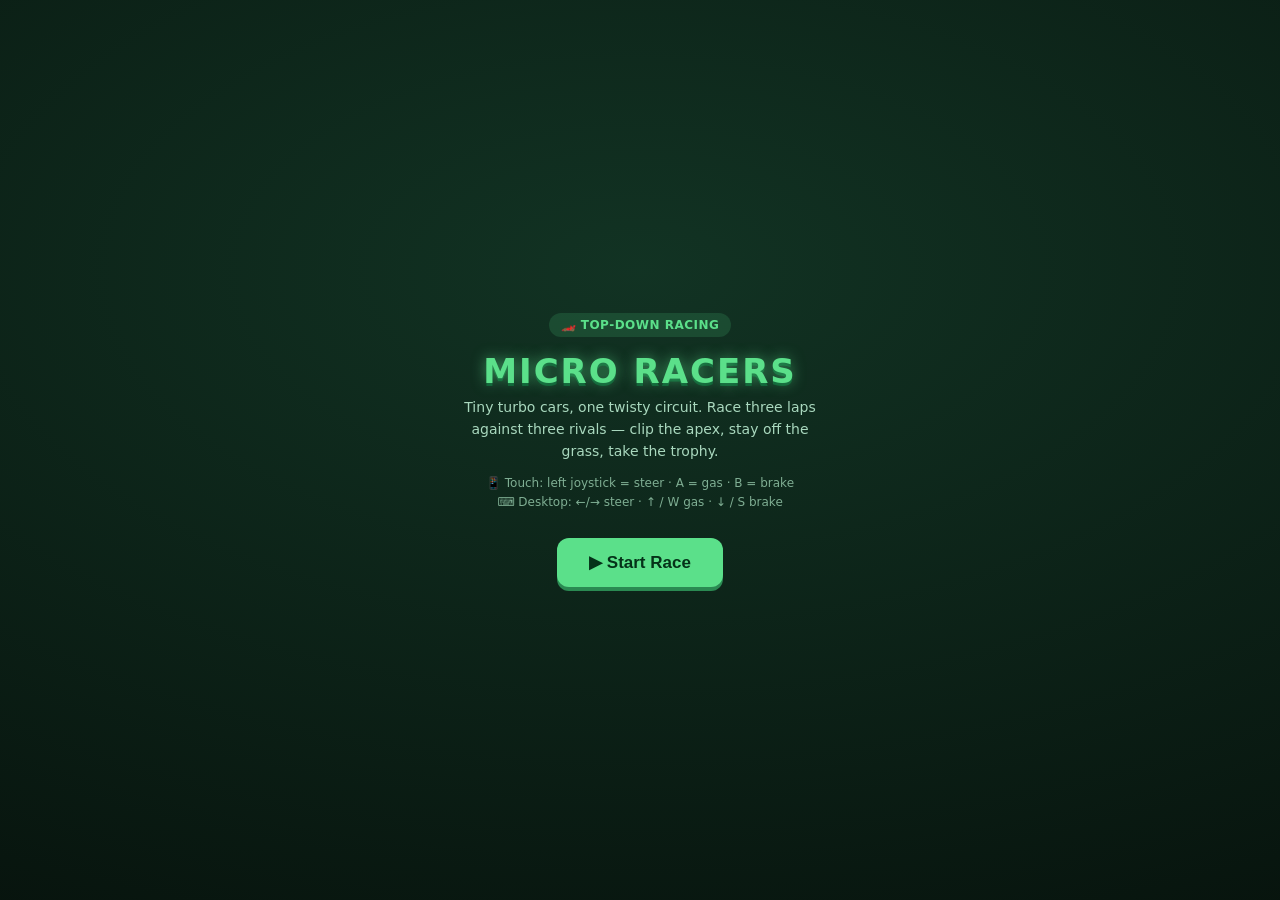
<file: games/micro-racers/index.html>
<!DOCTYPE html>
<html lang="en">
<head>
<meta charset="UTF-8" />
<meta name="viewport" content="width=device-width, initial-scale=1, maximum-scale=1, user-scalable=no, viewport-fit=cover" />
<meta name="theme-color" content="#10241a" />
<meta name="apple-mobile-web-app-capable" content="yes" />
<meta name="apple-mobile-web-app-status-bar-style" content="black-translucent" />
<meta name="mobile-web-app-capable" content="yes" />
<meta name="description" content="Micro Racers — a Micro Machines-style top-down toy racer, built for mobile." />
<title>Micro Racers — Top-down Toy Racing</title>
<link rel="icon" href="data:image/svg+xml,%3Csvg xmlns='http://www.w3.org/2000/svg' viewBox='0 0 32 32'%3E%3Crect width='32' height='32' rx='6' fill='%2310241a'/%3E%3Crect x='7' y='11' width='18' height='10' rx='3' fill='%23ff5a3c'/%3E%3Crect x='12' y='7' width='9' height='6' rx='2' fill='%23ffd24a'/%3E%3Ccircle cx='10' cy='23' r='3' fill='%23222'/%3E%3Ccircle cx='22' cy='23' r='3' fill='%23222'/%3E%3C/svg%3E" />
<link rel="apple-touch-icon" href="data:image/svg+xml,%3Csvg xmlns='http://www.w3.org/2000/svg' viewBox='0 0 32 32'%3E%3Crect width='32' height='32' fill='%2310241a'/%3E%3Crect x='7' y='11' width='18' height='10' rx='3' fill='%23ff5a3c'/%3E%3Crect x='12' y='7' width='9' height='6' rx='2' fill='%23ffd24a'/%3E%3Ccircle cx='10' cy='23' r='3' fill='%23222'/%3E%3Ccircle cx='22' cy='23' r='3' fill='%23222'/%3E%3C/svg%3E" />
<style>
  *{margin:0;padding:0;box-sizing:border-box;-webkit-tap-highlight-color:transparent;
    -webkit-user-select:none;user-select:none;}
  html,body{height:100%;overflow:hidden;background:#08130d;
    font-family:-apple-system,BlinkMacSystemFont,"Segoe UI",Roboto,system-ui,sans-serif;}
  #game{position:fixed;inset:0;display:block;touch-action:none;background:#0c1a12;}
  .ovl{position:fixed;inset:0;display:flex;flex-direction:column;align-items:center;
    justify-content:center;text-align:center;color:#eafff2;padding:26px;z-index:20;
    background:radial-gradient(120% 90% at 50% 30%,rgba(18,52,36,.96),rgba(6,16,11,.98));}
  .ovl.hide{display:none;}
  .ovl h1{font-size:34px;letter-spacing:2px;color:#5be08a;
    text-shadow:0 0 14px rgba(91,224,138,.6),0 3px 0 #0c5a32;margin-bottom:6px;}
  .ovl h2{font-size:25px;margin-bottom:10px;color:#ffd24a;}
  .ovl p{color:#a9d8be;max-width:380px;line-height:1.55;font-size:14px;margin-bottom:8px;}
  .ovl .keys{font-size:12px;color:#7fae93;margin-top:4px;}
  .ovl button{margin-top:18px;background:#5be08a;color:#053219;border:0;border-radius:12px;
    padding:14px 32px;font-size:17px;font-weight:800;cursor:pointer;box-shadow:0 4px 0 #2a8a52;}
  .ovl button:active{transform:translateY(3px);box-shadow:0 1px 0 #2a8a52;}
  .tag{display:inline-block;background:rgba(91,224,138,.15);color:#5be08a;font-size:12px;
    font-weight:700;letter-spacing:.5px;padding:5px 12px;border-radius:999px;margin-bottom:14px;}
  #res{font-size:14px;color:#cdeedb;line-height:1.7;margin-bottom:4px;}
</style>
</head>
<body>
<canvas id="game"></canvas>

<div id="start" class="ovl">
  <span class="tag">🏎️ TOP-DOWN RACING</span>
  <h1>MICRO RACERS</h1>
  <p>Tiny turbo cars, one twisty circuit. Race three laps against three
     rivals — clip the apex, stay off the grass, take the trophy.</p>
  <p class="keys">📱 Touch: left joystick = steer · A = gas · B = brake<br>
     ⌨️ Desktop: ←/→ steer · ↑ / W gas · ↓ / S brake</p>
  <button id="startBtn">▶ Start Race</button>
</div>

<div id="over" class="ovl hide">
  <h2 id="overTitle">Race Over</h2>
  <p id="res"></p>
  <p id="overMsg"></p>
  <button id="overBtn">↻ Race Again</button>
</div>

<script>
(()=>{
"use strict";

const cv=document.getElementById("game"), ctx=cv.getContext("2d");
let SCR_W=0, SCR_H=0, DPR=1, ZOOM=1;

const LAPS=3;
const TAU=Math.PI*2;
const clamp=(v,a,b)=> v<a?a : v>b?b : v;
const lerpA=(a,b,t)=>{ let d=((b-a+Math.PI)%TAU)-Math.PI; return a+d*t; };

// ---------- Track (hand-laid control loop, smoothed) ----------
const CTRL=[
  [320,210],[760,150],[1120,180],[1380,340],[1430,560],
  [1320,720],[1430,900],[1300,1070],[940,1110],[600,1050],
  [470,860],[660,720],[610,520],[400,470],[260,360],
];
const ROAD=86;                 // road half-width (world px)
let PATH=[], SEG=[], TRACK_LEN=0, BB={x0:0,y0:0,x1:0,y1:0};

function catmull(p0,p1,p2,p3,t){
  const t2=t*t,t3=t2*t;
  return [
    0.5*((2*p1[0])+(-p0[0]+p2[0])*t+(2*p0[0]-5*p1[0]+4*p2[0]-p3[0])*t2+(-p0[0]+3*p1[0]-3*p2[0]+p3[0])*t3),
    0.5*((2*p1[1])+(-p0[1]+p2[1])*t+(2*p0[1]-5*p1[1]+4*p2[1]-p3[1])*t2+(-p0[1]+3*p1[1]-3*p2[1]+p3[1])*t3)
  ];
}
function buildTrack(){
  PATH=[]; const n=CTRL.length, STEPS=14;
  for(let i=0;i<n;i++){
    const p0=CTRL[(i-1+n)%n], p1=CTRL[i], p2=CTRL[(i+1)%n], p3=CTRL[(i+2)%n];
    for(let s=0;s<STEPS;s++) PATH.push(catmull(p0,p1,p2,p3,s/STEPS));
  }
  SEG=[]; TRACK_LEN=0;
  BB={x0:1e9,y0:1e9,x1:-1e9,y1:-1e9};
  for(let i=0;i<PATH.length;i++){
    const a=PATH[i], b=PATH[(i+1)%PATH.length];
    const dx=b[0]-a[0], dy=b[1]-a[1], len=Math.hypot(dx,dy)||1e-6;
    SEG.push({a,b,dx,dy,len,acc:TRACK_LEN}); TRACK_LEN+=len;
    BB.x0=Math.min(BB.x0,a[0]); BB.y0=Math.min(BB.y0,a[1]);
    BB.x1=Math.max(BB.x1,a[0]); BB.y1=Math.max(BB.y1,a[1]);
  }
}
// nearest point on the centreline -> {dist, s (arc length 0..LEN)}
function project(x,y){
  let best=1e18, bs=0;
  for(const g of SEG){
    let t=((x-g.a[0])*g.dx+(y-g.a[1])*g.dy)/(g.len*g.len);
    t=clamp(t,0,1);
    const px=g.a[0]+g.dx*t, py=g.a[1]+g.dy*t;
    const d=(x-px)*(x-px)+(y-py)*(y-py);
    if(d<best){ best=d; bs=g.acc+g.len*t; }
  }
  return {dist:Math.sqrt(best), s:bs};
}
function pointAt(s){
  s=((s%TRACK_LEN)+TRACK_LEN)%TRACK_LEN;
  let lo=0,hi=SEG.length-1;
  while(lo<hi){ const m=(lo+hi+1)>>1; if(SEG[m].acc<=s) lo=m; else hi=m-1; }
  const g=SEG[lo], t=clamp((s-g.acc)/g.len,0,1);
  return [g.a[0]+g.dx*t, g.a[1]+g.dy*t];
}
// shared lap / progress bookkeeping for every car
function lapTick(c,s){
  const f=s/TRACK_LEN, lf=c.lastS/TRACK_LEN;
  if(f>0.4&&f<0.6) c.mid=true;
  if(lf>0.85 && f<0.15){                 // crossed the start/finish line
    if(c.crossed && c.mid){ c.lap++; c.mid=false;
      if(c.lap>=LAPS && !c.finished){ c.finished=true; c.finT=raceT; } }
    c.crossed=true;
  }
  c.lastS=s;
  c.prog = c.crossed ? c.lap*TRACK_LEN+s : s-TRACK_LEN;
}

// ---------- Cars ----------
const COLORS=[
  {body:"#ff5a3c",trim:"#ffd24a",name:"You"},
  {body:"#39c0ed",trim:"#bdefff",name:"Azzuro"},
  {body:"#b07bff",trim:"#e8d6ff",name:"Violet"},
  {body:"#5be08a",trim:"#d6ffe6",name:"Lime"},
];
let cars, started=false, state="title", count=0, raceT=0, shake=0, parts=[];

function makeCar(i){
  const s0=SEG[0], ang=Math.atan2(s0.dy,s0.dx);
  // stagger the grid behind the start line, alternating sides
  const back=24+i*30, side=(i%2?1:-1)*30;
  const nx=-Math.sin(ang), ny=Math.cos(ang);
  return {
    i, x:s0.a[0]-Math.cos(ang)*back+nx*side,
    y:s0.a[1]-Math.sin(ang)*back+ny*side,
    ang, v:0, lap:0, prog:0, lastS:project(s0.a[0],s0.a[1]).s,
    mid:false, crossed:false, place:1, finished:false, finT:0,
    npc:i!==0, skill:0.92+i*0.022, wobP:Math.random()*TAU
  };
}
function resetRace(){
  cars=COLORS.map((_,i)=>makeCar(i));
  state="count"; count=3*60; raceT=0; shake=0; parts=[];
}

// ---------- Canvas ----------
function resize(){
  DPR=Math.min(devicePixelRatio||1,2);
  SCR_W=innerWidth; SCR_H=innerHeight;
  cv.width=SCR_W*DPR; cv.height=SCR_H*DPR;
  cv.style.width=SCR_W+"px"; cv.style.height=SCR_H+"px";
  ctx.setTransform(DPR,0,0,DPR,0,0);
  ZOOM=clamp(Math.min(SCR_W,SCR_H)/560,0.62,1.5);
  layoutPads();
}
addEventListener("resize",resize);

// ---------- Input ----------
const key={};
const IN={left:0,right:0,gas:0,brake:0};
addEventListener("keydown",e=>{ const k=e.key.toLowerCase(); key[k]=true;
  if(["arrowleft","arrowright","arrowup","arrowdown"," "].includes(k)) e.preventDefault(); });
addEventListener("keyup",e=>{ key[e.key.toLowerCase()]=false; });
function pollInput(){
  const ax=stickAxis()[0];
  IN.left =(key["arrowleft"] ||key["a"]|| ax<-0.30)?1:0;
  IN.right=(key["arrowright"]||key["d"]|| ax> 0.30)?1:0;
  IN.gas  =(key["arrowup"]   ||key["w"]||key[" "]||BTN.A.on)?1:0;
  IN.brake=(key["arrowdown"] ||key["s"]||BTN.B.on)?1:0;
}
// Touch control: floating joystick (left) + lettered buttons (right)
let stick=null, STK_R=60;
const STK_DZ=0.15, STK_SAT=0.95;          // scaled radial dead zone + saturation
let SAFE={r:0,b:0,l:0};
const _safeProbe=document.createElement("div");
_safeProbe.style.cssText="position:fixed;left:0;top:0;width:0;height:0;"+
 "visibility:hidden;pointer-events:none;padding:0 env(safe-area-inset-right) "+
 "env(safe-area-inset-bottom) env(safe-area-inset-left);";
(document.body||document.documentElement).appendChild(_safeProbe);
function readSafe(){ const s=getComputedStyle(_safeProbe);
  SAFE.r=parseFloat(s.paddingRight)||0;
  SAFE.b=parseFloat(s.paddingBottom)||0;
  SAFE.l=parseFloat(s.paddingLeft)||0; }
const BTN={B:{x:0,y:0,r:0,id:null,on:0,lbl:"B"},
           A:{x:0,y:0,r:0,id:null,on:0,lbl:"A"}};
function layoutPads(){
  readSafe();
  const S=SCR_W,T=SCR_H, r=Math.max(48,Math.min(72,S*0.085));
  const by=T-Math.max(26,T*0.06)-SAFE.b, mR=26+SAFE.r;
  BTN.A.r=r*1.2; BTN.A.x=S-BTN.A.r-mR; BTN.A.y=by-BTN.A.r;
  if(BTN.B){ BTN.B.r=r; BTN.B.x=BTN.A.x-BTN.A.r-BTN.B.r-18; BTN.B.y=by-BTN.B.r-4; }
  if(BTN.C){ BTN.C.r=r; BTN.C.x=BTN.B.x-BTN.B.r-BTN.C.r-18; BTN.C.y=BTN.B.y; }
  STK_R=Math.max(52,Math.min(92,S*0.12));
}
function ptPos(e){ const b=cv.getBoundingClientRect(); return [e.clientX-b.left,e.clientY-b.top]; }
function hitBtn(x,y){ for(const k in BTN){ const b=BTN[k];
  if((x-b.x)**2+(y-b.y)**2 < (b.r*1.3)**2) return k; } return null; }
let _smx=0,_smy=0,_smT=0;                  // frame-rate-independent stick smoothing
function stickAxis(){
  const now=performance.now();
  if(!stick){ _smx=0; _smy=0; _smT=now; return [0,0]; }
  const dx=stick.dx, dy=stick.dy, d=Math.hypot(dx,dy);
  let tx=0,ty=0;
  if(d>0){ let m=(d/STK_R-STK_DZ)/(STK_SAT-STK_DZ);
    if(m>0){ if(m>1)m=1; tx=dx/d*m; ty=dy/d*m; } }
  let dt=(now-_smT)/1000; _smT=now;
  if(dt>0.1) dt=0.1;
  if(dt>0){ const k=1-Math.exp(-dt/0.07);
    _smx+=(tx-_smx)*k; _smy+=(ty-_smy)*k; }
  return [_smx,_smy];
}
cv.addEventListener("pointerdown",e=>{
  cv.setPointerCapture(e.pointerId);
  if(state!=="race"&&state!=="count") return;
  const [x,y]=ptPos(e), k=hitBtn(x,y);
  if(k){ BTN[k].id=e.pointerId; BTN[k].on=1;
    navigator.vibrate&&navigator.vibrate(15); return; }
  if(!stick && x<SCR_W*0.6) stick={id:e.pointerId,ox:x,oy:y,dx:0,dy:0};
},{passive:false});
cv.addEventListener("pointermove",e=>{
  if(stick && e.pointerId===stick.id){ const [x,y]=ptPos(e);
    let dx=x-stick.ox, dy=y-stick.oy, d=Math.hypot(dx,dy);
    if(d>STK_R){ stick.ox+=dx*(d-STK_R)/d; stick.oy+=dy*(d-STK_R)/d;
      dx=x-stick.ox; dy=y-stick.oy; }
    stick.dx=dx; stick.dy=dy; }
},{passive:false});
function endPtr(e){
  if(stick && e.pointerId===stick.id) stick=null;
  for(const k in BTN) if(BTN[k].id===e.pointerId){ BTN[k].id=null; BTN[k].on=0; }
}
cv.addEventListener("pointerup",endPtr);
cv.addEventListener("pointercancel",endPtr);

// ---------- Physics tuning ----------
const VMAX=4.7, VMAX_OFF=1.85, ACC=0.092, ACC_OFF=0.04,
      BRAKE=0.16, REV_MIN=-1.5, STEER=0.055, TURNREF=2.3;

function step(c, sIn, gas, brk){
  const pr=project(c.x,c.y);
  const off=pr.dist>ROAD;
  const vmax=off?VMAX_OFF:VMAX;
  if(gas) c.v+= (c.v<vmax? (off?ACC_OFF:ACC) : 0);
  if(brk){ if(c.v>0.05) c.v-=BRAKE; else c.v=Math.max(REV_MIN,c.v-0.05); }
  if(c.v>vmax) c.v+= (vmax-c.v)*0.06;          // ease back to limit if over
  c.v*= off?0.945 : 0.992;                      // rolling drag
  // steering: authority scales with speed, flips in reverse
  const auth=clamp(Math.abs(c.v)/TURNREF,0,1)*(c.v<0?-1:1);
  c.ang += sIn*STEER*auth;
  c.x += Math.cos(c.ang)*c.v;
  c.y += Math.sin(c.ang)*c.v;
  if(off && Math.abs(c.v)>1.1 && Math.random()<0.35)
    parts.push({x:c.x,y:c.y,vx:(Math.random()-.5),vy:(Math.random()-.5),
      life:22,c:"#7c5a36"});
  lapTick(c, pr.s);
}

function aiDrive(c){
  // aim at a look-ahead point along the centreline; bigger look-ahead = faster
  const here=project(c.x,c.y);
  const look=130 + c.v*22;
  const tgt=pointAt(here.s+look);
  // racing-line wobble so rivals aren't identical robots
  c.wobP+=0.03;
  const want=Math.atan2(tgt[1]-c.y, tgt[0]-c.x);
  c.ang=lerpA(c.ang, want, 0.12);
  // throttle: ease off if the upcoming bend is sharp
  const ahead=pointAt(here.s+look);
  const a2=pointAt(here.s+look+90);
  const bend=Math.abs(((Math.atan2(a2[1]-ahead[1],a2[0]-ahead[0])
    -Math.atan2(tgt[1]-c.y,tgt[0]-c.x)+Math.PI)%TAU)-Math.PI);
  const hard=bend>0.9;
  const off=here.dist>ROAD;
  const vmax=(off?VMAX_OFF:VMAX)*c.skill*(hard?0.62:1)
    *(0.97+0.04*Math.sin(c.wobP));
  if(c.v<vmax) c.v+= off?ACC_OFF:ACC; else c.v-=0.05;
  c.v*= off?0.95:0.993;
  c.x+=Math.cos(c.ang)*c.v; c.y+=Math.sin(c.ang)*c.v;
  if(off && Math.random()<0.25)
    parts.push({x:c.x,y:c.y,vx:(Math.random()-.5),vy:(Math.random()-.5),
      life:20,c:"#7c5a36"});
  lapTick(c, here.s);
}

function collide(){
  for(let i=0;i<cars.length;i++)for(let j=i+1;j<cars.length;j++){
    const a=cars[i], b=cars[j];
    const dx=b.x-a.x, dy=b.y-a.y, d=Math.hypot(dx,dy);
    if(d<26 && d>0.001){
      const ox=(dx/d)*(26-d)/2, oy=(dy/d)*(26-d)/2;
      a.x-=ox; a.y-=oy; b.x+=ox; b.y+=oy;
      a.v*=0.86; b.v*=0.86;
      if(a.i===0||b.i===0) shake=Math.max(shake,4);
    }
  }
}

// ---------- Update ----------
function update(){
  if(state==="count"){
    count--;
    if(count<=0){ state="race"; }
    pollInput();
    return;
  }
  if(state!=="race") return;
  raceT++;
  if(shake>0) shake--;
  pollInput();
  const me=cars[0];
  if(!me.finished)
    step(me, IN.right-IN.left, IN.gas, IN.brake);
  else { me.v*=0.95; me.x+=Math.cos(me.ang)*me.v; me.y+=Math.sin(me.ang)*me.v; }
  for(let i=1;i<cars.length;i++) if(!cars[i].finished) aiDrive(cars[i]);
    else { const c=cars[i]; c.v*=0.95; c.x+=Math.cos(c.ang)*c.v; c.y+=Math.sin(c.ang)*c.v; }
  collide();
  for(const q of parts){ q.x+=q.vx; q.y+=q.vy; q.life--; }
  parts=parts.filter(q=>q.life>0);
  // standings
  const ord=[...cars].sort((a,b)=>b.prog-a.prog);
  ord.forEach((c,k)=> c.place=k+1);
  // end the race once the player is done and everyone has a final order
  if(me.finished && raceT>me.finT+30) finishRace();
}

function finishRace(){
  state="done";
  const me=cars[0];
  const tt=t=>{ const s=t/60; return s.toFixed(1)+"s"; };
  const ord=[...cars].sort((a,b)=>b.prog-a.prog);
  const lines=ord.map((c,k)=>{
    const tag=c.i===0?"  ◄ you":"";
    return `${["🥇","🥈","🥉","4th"][k]} ${COLORS[c.i].name}${tag}`;
  }).join("<br>");
  const win=me.place===1;
  document.getElementById("overTitle").textContent= win?"🏆 You Win!":"🏁 Race Over";
  document.getElementById("res").innerHTML=lines;
  document.getElementById("overMsg").textContent=
    (win?"P1 — flawless line. ":`Finished P${me.place}. `)+
    `Race time ${tt(me.finT||raceT)}.`;
  elOver.classList.remove("hide");
}

// ---------- Render ----------
let cam={x:CTRL[0][0],y:CTRL[0][1]};
function draw(){
  ctx.fillStyle="#0c1a12"; ctx.fillRect(0,0,SCR_W,SCR_H);
  const me=cars[0];
  // camera looks slightly ahead of the player car
  const tx=me.x+Math.cos(me.ang)*60, ty=me.y+Math.sin(me.ang)*60;
  cam.x+=(tx-cam.x)*0.12; cam.y+=(ty-cam.y)*0.12;
  ctx.save();
  const sx=shake?(Math.random()-.5)*shake:0, sy=shake?(Math.random()-.5)*shake:0;
  ctx.translate(SCR_W/2+sx, SCR_H/2+sy);
  ctx.scale(ZOOM,ZOOM);
  ctx.translate(-cam.x,-cam.y);

  drawGrass();
  drawRoad();
  drawStartLine();
  drawParts();
  for(const c of cars) if(c.i!==0) drawCar(c);
  drawCar(me);

  ctx.restore();
  drawHUD();
  drawMinimap();
  if(state==="race"||state==="count") drawPads();
  if(state==="count") drawCount();
}

function drawGrass(){
  const x0=cam.x-SCR_W/2/ZOOM-40, x1=cam.x+SCR_W/2/ZOOM+40;
  const y0=cam.y-SCR_H/2/ZOOM-40, y1=cam.y+SCR_H/2/ZOOM+40;
  ctx.fillStyle="#1c3a26"; ctx.fillRect(x0,y0,x1-x0,y1-y0);
  ctx.fillStyle="#23472f";
  const G=64;
  for(let gx=Math.floor(x0/G)*G; gx<x1; gx+=G)
    for(let gy=Math.floor(y0/G)*G; gy<y1; gy+=G)
      if(((gx/G+gy/G)&1)) ctx.fillRect(gx,gy,G,G);
}
function strokePath(w,col){
  ctx.beginPath();
  ctx.moveTo(PATH[0][0],PATH[0][1]);
  for(let i=1;i<PATH.length;i++) ctx.lineTo(PATH[i][0],PATH[i][1]);
  ctx.closePath();
  ctx.lineWidth=w; ctx.strokeStyle=col;
  ctx.lineJoin="round"; ctx.lineCap="round"; ctx.stroke();
}
function drawRoad(){
  strokePath(ROAD*2+12,"#0c2114");      // verge shadow
  strokePath(ROAD*2,"#3a3f47");          // tarmac
  strokePath(ROAD*2,"#42474f");
  // kerb dashes along both edges
  for(let i=0;i<PATH.length;i+=2){
    const a=PATH[i], b=PATH[(i+1)%PATH.length];
    const dx=b[0]-a[0], dy=b[1]-a[1], L=Math.hypot(dx,dy)||1;
    const nx=-dy/L, ny=dx/L;
    ctx.strokeStyle=(i%4===0)?"#e8413c":"#f3f3f3";
    ctx.lineWidth=6;
    for(const sgn of [1,-1]){
      ctx.beginPath();
      ctx.moveTo(a[0]+nx*sgn*ROAD, a[1]+ny*sgn*ROAD);
      ctx.lineTo(b[0]+nx*sgn*ROAD, b[1]+ny*sgn*ROAD);
      ctx.stroke();
    }
  }
  // dashed centre line
  ctx.setLineDash([16,20]); ctx.lineWidth=3; ctx.strokeStyle="rgba(255,255,255,.35)";
  ctx.beginPath(); ctx.moveTo(PATH[0][0],PATH[0][1]);
  for(let i=1;i<PATH.length;i++) ctx.lineTo(PATH[i][0],PATH[i][1]);
  ctx.closePath(); ctx.stroke(); ctx.setLineDash([]);
}
function drawStartLine(){
  const g=SEG[0], ang=Math.atan2(g.dy,g.dx);
  const nx=-Math.sin(ang), ny=Math.cos(ang);
  ctx.save();
  ctx.translate(g.a[0],g.a[1]); ctx.rotate(ang);
  const cells=8, ch=ROAD*2/cells;
  for(let r=0;r<2;r++)for(let cI=0;cI<cells;cI++){
    ctx.fillStyle=((r+cI)&1)?"#f5f5f5":"#1a1a1a";
    ctx.fillRect(r*9-9, -ROAD+cI*ch, 9, ch);
  }
  ctx.restore();
}
function drawCar(c){
  ctx.save();
  ctx.translate(c.x,c.y); ctx.rotate(c.ang);
  ctx.fillStyle="rgba(0,0,0,.32)"; ctx.fillRect(-11,-9,24,18);   // shadow
  const col=COLORS[c.i];
  ctx.fillStyle="#15171c";                                       // tyres
  ctx.fillRect(-10,-10,7,5); ctx.fillRect(-10,5,7,5);
  ctx.fillRect(5,-10,7,5);   ctx.fillRect(5,5,7,5);
  ctx.fillStyle=col.body; roundRect(-12,-8,26,16,4); ctx.fill();  // body
  ctx.fillStyle=col.trim;  roundRect(-3,-6,9,12,3);  ctx.fill();  // cockpit
  ctx.fillStyle="rgba(255,255,255,.5)"; ctx.fillRect(9,-6,3,12);  // nose hint
  if(c.i===0){ ctx.strokeStyle="#fff"; ctx.lineWidth=1.4;
    roundRect(-12,-8,26,16,4); ctx.stroke(); }
  ctx.restore();
}
function roundRect(x,y,w,h,r){
  ctx.beginPath();
  ctx.moveTo(x+r,y); ctx.arcTo(x+w,y,x+w,y+h,r);
  ctx.arcTo(x+w,y+h,x,y+h,r); ctx.arcTo(x,y+h,x,y,r);
  ctx.arcTo(x,y,x+w,y,r); ctx.closePath();
}
function drawParts(){
  for(const q of parts){ ctx.globalAlpha=clamp(q.life/22,0,1);
    ctx.fillStyle=q.c; ctx.fillRect(q.x-1.5,q.y-1.5,3,3); }
  ctx.globalAlpha=1;
}

function drawHUD(){
  const me=cars[0];
  ctx.font="bold 20px system-ui"; ctx.textBaseline="top";
  ctx.fillStyle="rgba(0,0,0,.4)";
  ctx.fillRect(12,12,150,66);
  ctx.fillStyle="#eafff2";
  ctx.fillText("LAP "+Math.min(me.lap+1,LAPS)+"/"+LAPS, 22, 20);
  ctx.fillStyle="#ffd24a";
  ctx.fillText("P"+me.place+"  of "+cars.length, 22, 46);
  const tt=(raceT/60).toFixed(1);
  ctx.font="bold 16px system-ui"; ctx.fillStyle="#a9d8be";
  ctx.textAlign="right"; ctx.fillText(tt+"s", SCR_W-16, 16);
  ctx.textAlign="left";
}
function drawMinimap(){
  const mw=Math.min(150,SCR_W*0.32), pad=14;
  const tw=BB.x1-BB.x0, th=BB.y1-BB.y0;
  const sc=mw/tw, mh=th*sc;
  const ox=SCR_W-mw-pad, oy=pad;
  ctx.save();
  ctx.fillStyle="rgba(0,0,0,.42)";
  ctx.fillRect(ox-6,oy-6,mw+12,mh+12);
  ctx.translate(ox,oy);
  ctx.beginPath();
  for(let i=0;i<PATH.length;i++){
    const px=(PATH[i][0]-BB.x0)*sc, py=(PATH[i][1]-BB.y0)*sc;
    i?ctx.lineTo(px,py):ctx.moveTo(px,py);
  }
  ctx.closePath();
  ctx.lineWidth=Math.max(3,ROAD*2*sc); ctx.strokeStyle="#4a4f57";
  ctx.lineJoin="round"; ctx.stroke();
  for(const c of cars){
    ctx.fillStyle=COLORS[c.i].body;
    ctx.beginPath();
    ctx.arc((c.x-BB.x0)*sc,(c.y-BB.y0)*sc, c.i===0?4:3, 0, TAU);
    ctx.fill();
    if(c.i===0){ ctx.strokeStyle="#fff"; ctx.lineWidth=1.2; ctx.stroke(); }
  }
  ctx.restore();
}
function pbtn(b){
  ctx.beginPath(); ctx.arc(b.x,b.y,b.r,0,TAU);
  ctx.fillStyle=b.on?"rgba(255,255,255,.42)":"rgba(255,255,255,.12)"; ctx.fill();
  ctx.lineWidth=3; ctx.strokeStyle="rgba(255,255,255,.5)"; ctx.stroke();
  ctx.fillStyle="rgba(255,255,255,.95)";
  ctx.font="bold "+Math.floor(b.r*0.78)+"px system-ui";
  ctx.textAlign="center"; ctx.textBaseline="middle";
  ctx.fillText(b.lbl,b.x,b.y+1); ctx.textAlign="left";
}
function drawStick(){
  let ox,oy,dx=0,dy=0;
  if(stick){ ox=stick.ox; oy=stick.oy; dx=stick.dx; dy=stick.dy;
    const d=Math.hypot(dx,dy); if(d>STK_R){ dx=dx/d*STK_R; dy=dy/d*STK_R; } }
  else { ox=Math.max(STK_R+24+SAFE.l,SCR_W*0.14);
    oy=SCR_H-Math.max(STK_R+24+SAFE.b,SCR_H*0.17); ctx.globalAlpha=0.5; }
  ctx.lineWidth=3; ctx.strokeStyle="rgba(255,255,255,.30)";
  ctx.beginPath(); ctx.arc(ox,oy,STK_R,0,TAU); ctx.stroke();
  ctx.fillStyle="rgba(255,255,255,.55)";
  ctx.beginPath(); ctx.arc(ox+dx,oy+dy,STK_R*0.42,0,TAU); ctx.fill();
  ctx.globalAlpha=1;
}
function drawPads(){ drawStick(); if(BTN.C)pbtn(BTN.C); if(BTN.B)pbtn(BTN.B); pbtn(BTN.A); }
function drawCount(){
  const n=Math.ceil(count/60);
  ctx.textAlign="center"; ctx.textBaseline="middle";
  ctx.fillStyle="#eafff2"; ctx.font="bold 90px system-ui";
  ctx.fillText(n>0?n:"GO!", SCR_W/2, SCR_H*0.4);
  ctx.font="bold 18px system-ui"; ctx.fillStyle="#a9d8be";
  ctx.fillText(n>0?"GET READY":"", SCR_W/2, SCR_H*0.4+72);
  ctx.textAlign="left";
}

// ---------- Overlays + loop ----------
const elStart=document.getElementById("start"), elOver=document.getElementById("over");
document.getElementById("startBtn").onclick=()=>{ elStart.classList.add("hide");
  started=true; resetRace(); };
document.getElementById("overBtn").onclick=()=>{ elOver.classList.add("hide");
  started=true; resetRace(); };

let acc=0, last=performance.now();
function loop(now){
  let dt=now-last; last=now; if(dt>100) dt=100;
  acc+=dt; let steps=0;
  while(acc>=1000/60 && steps<4){ if(started) update(); acc-=1000/60; steps++; }
  if(started) draw();
  requestAnimationFrame(loop);
}

// init
buildTrack();
cars=COLORS.map((_,i)=>makeCar(i));
cam={x:cars[0].x,y:cars[0].y};
resize();
requestAnimationFrame(loop);
})();
</script>
</body>
</html>
</file>
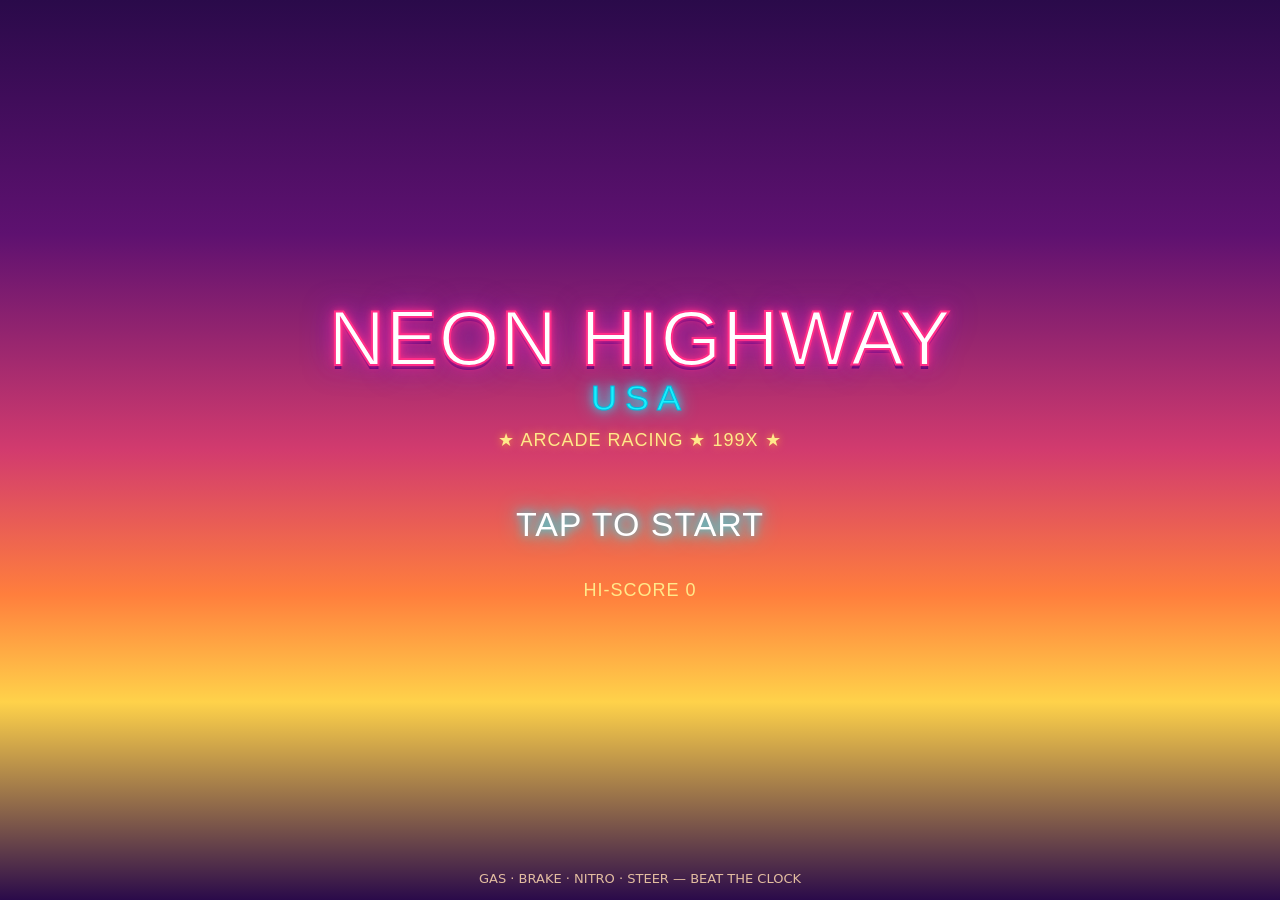
<file: games/neon-highway/index.html>
<!DOCTYPE html>
<html lang="en">
<head>
<meta charset="UTF-8" />
<meta name="viewport" content="width=device-width, initial-scale=1, maximum-scale=1, user-scalable=no, viewport-fit=cover" />
<meta name="theme-color" content="#1a0033" />
<meta name="apple-mobile-web-app-capable" content="yes" />
<meta name="mobile-web-app-capable" content="yes" />
<meta name="apple-mobile-web-app-status-bar-style" content="black-translucent" />
<title>Neon Highway USA</title>
<link rel="stylesheet" href="style.css" />
</head>
<body>
<div id="game-root">

  <!-- Pseudo-3D render target -->
  <canvas id="canvas"></canvas>

  <!-- Subtle CRT / scanline overlay -->
  <div id="crt" aria-hidden="true"></div>

  <!-- ===== HUD (in-game) ===== -->
  <div id="hud" class="hide">
    <div class="hud-row hud-top">
      <div class="hud-box">
        <span class="hud-label">SCORE</span>
        <span class="hud-val" id="hud-score">0</span>
      </div>
      <div class="hud-box hud-time">
        <span class="hud-label">TIME</span>
        <span class="hud-val" id="hud-time">45</span>
      </div>
      <div class="hud-box hud-right">
        <span class="hud-label">BEST</span>
        <span class="hud-val" id="hud-best">0</span>
      </div>
    </div>
    <div class="hud-row hud-bottom">
      <div class="hud-box">
        <span class="hud-label">DIST</span>
        <span class="hud-val" id="hud-dist">0<small>m</small></span>
      </div>
      <div class="hud-box hud-cp">
        <span class="hud-label">STAGE</span>
        <span class="hud-val" id="hud-stage">1/5</span>
        <span class="hud-biome" id="hud-biome">PACIFIC COAST</span>
      </div>
      <div class="hud-box hud-right">
        <span class="hud-label">SPEED</span>
        <span class="hud-val" id="hud-speed">0<small>mph</small></span>
      </div>
    </div>
  </div>

  <!-- Flash banner (CHECKPOINT! / GO!) -->
  <div id="flash" class="hide"></div>

  <!-- Fork chooser: live LEFT / RIGHT destination banner -->
  <div id="fork-ui">
    <div class="fork-title">CHOOSE YOUR ROUTE</div>
    <div class="fork-row">
      <span id="fork-left" class="fork-side">◀ LEFT</span>
      <span id="fork-right" class="fork-side">RIGHT ▶</span>
    </div>
  </div>

  <!-- ===== Touch controls ===== -->
  <div id="controls" class="hide">
    <!-- Left: analog steering joystick -->
    <div id="joy-zone" aria-label="Steering joystick">
      <div id="joystick">
        <span class="joy-ring"></span>
        <div id="joy-knob"></div>
      </div>
    </div>
    <!-- Right: gas / nitro / brake cluster -->
    <div id="pedal-boost" class="pedal" aria-label="Nitro">NITRO</div>
    <div id="pedal-brake" class="pedal" aria-label="Brake">BRAKE</div>
    <div id="pedal-gas" class="pedal" aria-label="Accelerate">GAS</div>
  </div>

  <!-- Top-right utility buttons -->
  <div id="util">
    <button id="btn-mute" type="button" aria-label="Mute">&#128266;</button>
    <button id="btn-pause" type="button" aria-label="Pause">&#10073;&#10073;</button>
  </div>

  <!-- ===== Loading screen ===== -->
  <div id="screen-loading" class="screen">
    <div class="logo-wrap">
      <div class="logo">NEON&nbsp;HIGHWAY<span class="logo-usa">USA</span></div>
    </div>
    <div class="loading-bar"><i id="loading-fill"></i></div>
    <div class="loading-text">LOADING&hellip;</div>
  </div>

  <!-- ===== Title screen ===== -->
  <div id="screen-title" class="screen hide">
    <div class="logo-wrap">
      <div class="logo">NEON&nbsp;HIGHWAY<span class="logo-usa">USA</span></div>
      <div class="subtitle">&#9733; ARCADE RACING &#9733; 199X &#9733;</div>
    </div>
    <div class="blink tap-start">TAP TO START</div>
    <div class="hi">HI-SCORE&nbsp;<span id="title-best">0</span></div>
    <div class="credits">GAS &middot; BRAKE &middot; NITRO &middot; STEER &mdash; BEAT THE CLOCK</div>
  </div>

  <!-- ===== Countdown screen ===== -->
  <div id="screen-countdown" class="screen hide">
    <div id="count-num">3</div>
  </div>

  <!-- ===== Paused screen ===== -->
  <div id="screen-paused" class="screen hide">
    <div class="panel">
      <h2>PAUSED</h2>
      <button id="btn-resume" class="arcade-btn" type="button">RESUME</button>
      <button id="btn-quit" class="arcade-btn alt" type="button">QUIT</button>
    </div>
  </div>

  <!-- ===== Game Over screen ===== -->
  <div id="screen-gameover" class="screen hide">
    <div class="panel">
      <h2 class="go-title">GAME&nbsp;OVER</h2>
      <div class="go-stats">
        <div><span>SCORE</span><b id="go-score">0</b></div>
        <div><span>DISTANCE</span><b id="go-dist">0 m</b></div>
        <div><span>BEST</span><b id="go-best">0</b></div>
      </div>
      <div id="go-newbest" class="blink hide">&#9733; NEW RECORD &#9733;</div>
      <button id="btn-again" class="arcade-btn" type="button">RACE AGAIN</button>
    </div>
  </div>

  <!-- ===== Goal / Finish screen ===== -->
  <div id="screen-finish" class="screen hide">
    <div class="panel fin-panel">
      <h2 class="fin-head" id="fin-title">GOAL A</h2>
      <div class="fin-dest" id="fin-dest">SNOW SUMMIT</div>
      <div class="fin-map" id="fin-map"></div>
      <div class="go-stats">
        <div><span>SCORE</span><b id="fin-score">0</b></div>
        <div><span>BEST</span><b id="fin-best">0</b></div>
      </div>
      <div id="fin-newbest" class="blink hide">&#9733; NEW RECORD &#9733;</div>
      <button id="btn-finagain" class="arcade-btn" type="button">RACE AGAIN</button>
    </div>
  </div>

  <!-- ===== Rotate device overlay ===== -->
  <div id="screen-rotate" class="screen hide">
    <div class="rotate-icon">&#128241;</div>
    <div class="rotate-text">TOURNE TON IPHONE<br/>EN MODE PAYSAGE</div>
    <div class="rotate-sub">Rotate to landscape to play</div>
  </div>

</div>
<script src="game.js"></script>
</body>
</html>
</file>
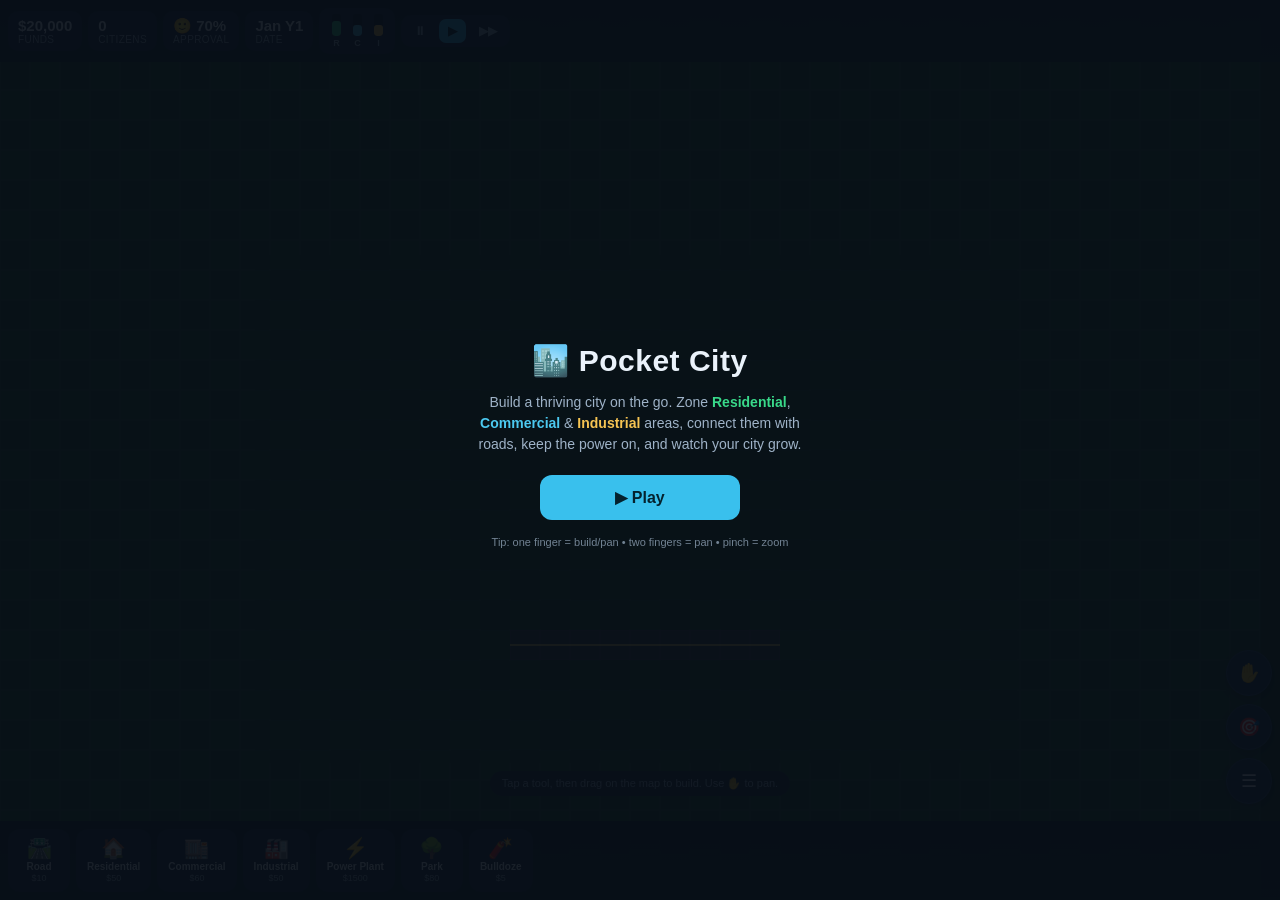
<file: games/pocket-city/index.html>
<!DOCTYPE html>
<html lang="en">
<head>
<meta charset="UTF-8" />
<meta name="viewport" content="width=device-width, initial-scale=1, maximum-scale=1, user-scalable=no, viewport-fit=cover" />
<meta name="theme-color" content="#0d1b2a" />
<meta name="apple-mobile-web-app-capable" content="yes" />
<meta name="apple-mobile-web-app-status-bar-style" content="black-translucent" />
<meta name="mobile-web-app-capable" content="yes" />
<title>Pocket City — Mobile City Builder</title>
<style>
  :root{
    --bg:#0d1b2a; --panel:#16263b; --panel2:#1e3550; --accent:#39c0ed;
    --good:#39d98a; --bad:#ff6b6b; --text:#eaf2fb; --muted:#9fb3c8;
    --r:#39d98a; --c:#4cc9f0; --i:#f6c453;
  }
  *{box-sizing:border-box;-webkit-tap-highlight-color:transparent;-webkit-user-select:none;user-select:none;}
  html,body{margin:0;padding:0;height:100%;overflow:hidden;background:var(--bg);
    font-family:-apple-system,BlinkMacSystemFont,"Segoe UI",Roboto,Helvetica,Arial,sans-serif;color:var(--text);}
  #game{position:fixed;inset:0;touch-action:none;display:block;}
  .bar{position:fixed;left:0;right:0;display:flex;gap:6px;align-items:center;
    padding:8px calc(8px + env(safe-area-inset-right)) 8px calc(8px + env(safe-area-inset-left));
    background:linear-gradient(180deg,rgba(13,27,42,.96),rgba(13,27,42,.78));z-index:10;}
  #topbar{top:0;padding-top:calc(8px + env(safe-area-inset-top));flex-wrap:wrap;}
  .stat{background:var(--panel);border-radius:10px;padding:6px 10px;font-size:13px;line-height:1.15;
    display:flex;flex-direction:column;min-width:64px;}
  .stat b{font-size:15px;font-weight:700;}
  .stat span{color:var(--muted);font-size:10px;text-transform:uppercase;letter-spacing:.04em;}
  .rci{display:flex;gap:5px;align-items:flex-end;background:var(--panel);border-radius:10px;padding:6px 9px;height:46px;}
  .rci .col{display:flex;flex-direction:column;align-items:center;justify-content:flex-end;height:100%;width:16px;}
  .rci .track{width:9px;height:26px;background:#0e1a28;border-radius:3px;display:flex;flex-direction:column-reverse;overflow:hidden;}
  .rci .fill{width:100%;border-radius:3px;transition:height .4s ease;}
  .rci small{font-size:9px;color:var(--muted);margin-top:2px;font-weight:700;}
  #toolbar{bottom:0;padding-bottom:calc(8px + env(safe-area-inset-bottom));overflow-x:auto;
    -webkit-overflow-scrolling:touch;flex-wrap:nowrap;scrollbar-width:none;}
  #toolbar::-webkit-scrollbar{display:none;}
  .tool{flex:0 0 auto;background:var(--panel);border:2px solid transparent;border-radius:12px;
    padding:7px 9px;min-width:62px;text-align:center;cursor:pointer;transition:.12s;}
  .tool:active{transform:scale(.94);}
  .tool.sel{border-color:var(--accent);background:var(--panel2);box-shadow:0 0 0 1px var(--accent);}
  .tool .ic{font-size:20px;line-height:1;}
  .tool .nm{font-size:10px;margin-top:3px;font-weight:600;}
  .tool .ct{font-size:9px;color:var(--muted);margin-top:1px;}
  .tool.disabled{opacity:.45;}
  #side{position:fixed;right:calc(8px + env(safe-area-inset-right));bottom:96px;display:flex;flex-direction:column;gap:8px;z-index:10;}
  .fab{width:46px;height:46px;border-radius:50%;background:var(--panel2);border:1px solid #2c4a6b;
    color:var(--text);font-size:18px;display:flex;align-items:center;justify-content:center;cursor:pointer;
    box-shadow:0 4px 12px rgba(0,0,0,.4);}
  .fab:active{transform:scale(.92);}
  .fab.on{background:var(--accent);color:#04222e;border-color:var(--accent);}
  #toast{position:fixed;left:50%;top:50%;transform:translate(-50%,-50%);background:rgba(255,107,107,.95);
    color:#fff;padding:10px 16px;border-radius:10px;font-size:14px;font-weight:600;z-index:30;
    opacity:0;pointer-events:none;transition:opacity .25s;}
  #toast.show{opacity:1;}
  #menu{position:fixed;inset:0;background:rgba(7,14,22,.92);z-index:40;display:none;
    flex-direction:column;align-items:center;justify-content:center;gap:14px;padding:24px;text-align:center;}
  #menu.show{display:flex;}
  #menu h1{font-size:30px;margin:0;letter-spacing:.5px;}
  #menu p{color:var(--muted);margin:0 0 6px;max-width:340px;font-size:14px;line-height:1.5;}
  #menu button{background:var(--accent);color:#04222e;border:0;border-radius:12px;padding:13px 26px;
    font-size:16px;font-weight:700;cursor:pointer;min-width:200px;}
  #menu button.ghost{background:transparent;color:var(--text);border:1px solid #34526f;}
  .speedwrap{display:flex;gap:4px;background:var(--panel);border-radius:10px;padding:4px;}
  .sp{padding:5px 9px;border-radius:7px;font-size:12px;font-weight:700;color:var(--muted);cursor:pointer;}
  .sp.on{background:var(--accent);color:#04222e;}
  .hint{position:fixed;left:50%;bottom:104px;transform:translateX(-50%);background:rgba(22,38,59,.9);
    color:var(--muted);font-size:11px;padding:6px 12px;border-radius:20px;z-index:9;pointer-events:none;
    transition:opacity .4s;}
</style>
</head>
<body>
<canvas id="game"></canvas>

<div id="topbar" class="bar">
  <div class="stat"><b id="money">$20,000</b><span>Funds</span></div>
  <div class="stat"><b id="pop">0</b><span>Citizens</span></div>
  <div class="stat"><b id="happy">😐 70%</b><span>Approval</span></div>
  <div class="stat"><b id="date">Jan&nbsp;Y1</b><span>Date</span></div>
  <div class="rci" title="Residential / Commercial / Industrial demand">
    <div class="col"><div class="track"><div class="fill" id="rR" style="background:var(--r)"></div></div><small>R</small></div>
    <div class="col"><div class="track"><div class="fill" id="rC" style="background:var(--c)"></div></div><small>C</small></div>
    <div class="col"><div class="track"><div class="fill" id="rI" style="background:var(--i)"></div></div><small>I</small></div>
  </div>
  <div class="speedwrap" id="speeds">
    <div class="sp" data-sp="0">⏸</div>
    <div class="sp on" data-sp="1">▶</div>
    <div class="sp" data-sp="3">▶▶</div>
  </div>
</div>

<div id="side">
  <div class="fab" id="panBtn" title="Pan mode">✋</div>
  <div class="fab" id="centerBtn" title="Center view">🎯</div>
  <div class="fab" id="menuBtn" title="Menu">☰</div>
</div>

<div id="toolbar" class="bar"></div>
<div class="hint" id="hint">Tap a tool, then drag on the map to build. Use ✋ to pan.</div>

<div id="toast"></div>

<div id="menu" class="show">
  <h1>🏙️ Pocket City</h1>
  <p>Build a thriving city on the go. Zone <b style="color:var(--r)">Residential</b>, <b style="color:var(--c)">Commercial</b> &amp; <b style="color:var(--i)">Industrial</b> areas, connect them with roads, keep the power on, and watch your city grow.</p>
  <button id="playBtn">▶ Play</button>
  <button id="continueBtn" class="ghost" style="display:none">Continue saved city</button>
  <button id="newBtn" class="ghost" style="display:none">New city (erase save)</button>
  <p style="font-size:11px;opacity:.7">Tip: one finger = build/pan • two fingers = pan • pinch = zoom</p>
</div>

<script>
(()=>{
"use strict";

// ---------- Config ----------
const GRID = 42;                 // tiles per side
const SAVE_KEY = "pocketcity.v1";
const T = { EMPTY:0, ROAD:1, RES:2, COM:3, IND:4, POWER:5, PARK:6 };

const TOOLS = [
  { id:"road",  t:T.ROAD,  ic:"🛣️", nm:"Road",        cost:10  },
  { id:"res",   t:T.RES,   ic:"🏠", nm:"Residential", cost:50  },
  { id:"com",   t:T.COM,   ic:"🏬", nm:"Commercial",  cost:60  },
  { id:"ind",   t:T.IND,   ic:"🏭", nm:"Industrial",  cost:50  },
  { id:"power", t:T.POWER, ic:"⚡", nm:"Power Plant", cost:1500 },
  { id:"park",  t:T.PARK,  ic:"🌳", nm:"Park",        cost:80  },
  { id:"bull",  t:T.EMPTY, ic:"🧨", nm:"Bulldoze",    cost:5, bull:true },
];

const POWER_CAP   = 650;   // capacity per power plant (people+jobs units)
const RES_MAX     = 24;    // residents per fully-developed res tile
const JOB_MAX     = 18;    // jobs per fully-developed com/ind tile
const SIM_MS      = 700;   // simulation tick interval
const MONTH_TICKS = 6;     // sim ticks per in-game month

// ---------- State ----------
let map, dev;              // tile types + development 0..1
let money, popF, happy, month;
let demandR=0.4, demandC=0, demandI=0;
let speed=1, started=false, panMode=false;
let cam={x:0,y:0,z:1}, tile=30;

const cv = document.getElementById("game");
const ctx = cv.getContext("2d");
let W=0,H=0,DPR=1;

function resize(){
  DPR = Math.min(window.devicePixelRatio||1, 2);
  W = window.innerWidth; H = window.innerHeight;
  cv.width = W*DPR; cv.height = H*DPR;
  cv.style.width=W+"px"; cv.style.height=H+"px";
  ctx.setTransform(DPR,0,0,DPR,0,0);
}
window.addEventListener("resize", resize);
resize();

// ---------- Map helpers ----------
function freshMap(){
  map = new Uint8Array(GRID*GRID);
  dev = new Float32Array(GRID*GRID);
  money=20000; popF=0; happy=70; month=0;
  demandR=0.4; demandC=0; demandI=0;
  // a starter road so the player isn't staring at a blank field
  const m=Math.floor(GRID/2);
  for(let x=m-4;x<=m+4;x++) idxSet(x,m,T.ROAD);
}
const I = (x,y)=> y*GRID+x;
const inB = (x,y)=> x>=0&&y>=0&&x<GRID&&y<GRID;
function idxSet(x,y,t){ if(inB(x,y)){ map[I(x,y)]=t; dev[I(x,y)]=0; } }

// ---------- Camera ----------
function centerCam(){
  const m = GRID*tile/2;
  cam.z = Math.min(W,H) / (GRID*tile) * 1.15;
  cam.z = Math.max(0.45, Math.min(2.4, cam.z));
  cam.x = m - W/(2*cam.z);
  cam.y = m - H/(2*cam.z) + 30/cam.z;
  clampCam();
}
function clampCam(){
  const span = GRID*tile;
  const vw = W/cam.z, vh = H/cam.z;
  cam.x = Math.max(-vw*0.4, Math.min(span - vw*0.6, cam.x));
  cam.y = Math.max(-vh*0.4, Math.min(span - vh*0.4, cam.y));
}
function screenToTile(sx,sy){
  const wx = sx/cam.z + cam.x, wy = sy/cam.z + cam.y;
  return { x:Math.floor(wx/tile), y:Math.floor(wy/tile) };
}

// ---------- Build ----------
let painted=new Set();
function tryBuild(tx,ty){
  if(!inB(tx,ty)) return;
  const tool = TOOLS[selTool];
  const k=I(tx,ty);
  if(tool.bull){
    if(map[k]===T.EMPTY) return;
    if(money<tool.cost){ return warn("Need $"+tool.cost); }
    money-=tool.cost; map[k]=T.EMPTY; dev[k]=0; refreshHUD(); return;
  }
  if(map[k]===tool.t) return;
  if(map[k]!==T.EMPTY){ return warn("Tile occupied — bulldoze first"); }
  if(money<tool.cost){ return warn("Not enough funds for "+tool.nm); }
  money-=tool.cost; map[k]=tool.t; dev[k]= tool.t===T.PARK?1:0;
  refreshHUD();
}

// ---------- Simulation ----------
function nearRoad(x,y){
  for(let dy=-2;dy<=2;dy++)for(let dx=-2;dx<=2;dx++){
    if(Math.abs(dx)+Math.abs(dy)>2) continue;
    if(inB(x+dx,y+dy)&&map[I(x+dx,y+dy)]===T.ROAD) return true;
  }
  return false;
}
function nearType(x,y,t,r){
  for(let dy=-r;dy<=r;dy++)for(let dx=-r;dx<=r;dx++){
    if(inB(x+dx,y+dy)&&map[I(x+dx,y+dy)]===t) return true;
  }
  return false;
}

let powered=true, roadCount=0, powerPlants=0;
function simTick(){
  // census
  let resCap=0,comCap=0,indCap=0, pop=0, jobs=0, parks=0;
  roadCount=0; powerPlants=0;
  for(let i=0;i<map.length;i++){
    const m=map[i];
    if(m===T.ROAD) roadCount++;
    else if(m===T.POWER) powerPlants++;
    else if(m===T.PARK) parks++;
    else if(m===T.RES){ resCap+=RES_MAX; pop+=dev[i]*RES_MAX; }
    else if(m===T.COM){ comCap+=JOB_MAX; jobs+=dev[i]*JOB_MAX; }
    else if(m===T.IND){ indCap+=JOB_MAX; jobs+=dev[i]*JOB_MAX; }
  }
  popF = pop;
  const demandUnits = pop + jobs;
  const cap = powerPlants*POWER_CAP;
  powered = powerPlants>0 && cap >= demandUnits*0.92;
  const powerRatio = powerPlants===0?0:Math.min(1, cap/Math.max(1,demandUnits));

  // demand model (RCI)
  const desiredJobs = pop*1.05 + 40;
  const desiredC = desiredJobs*0.46;
  const desiredI = desiredJobs*0.54;
  demandR = clamp(((jobs+30) - pop)/Math.max(60,pop*0.6), -1, 1);
  demandC = clamp((desiredC - comCap*0.55)/120, -1, 1);
  demandI = clamp((desiredI - indCap*0.55)/120, -1, 1);

  // grow / decay each zoned tile
  for(let y=0;y<GRID;y++)for(let x=0;x<GRID;x++){
    const i=I(x,y), m=map[i];
    if(m!==T.RES&&m!==T.COM&&m!==T.IND) continue;
    const serviced = nearRoad(x,y) && powered;
    let target=0;
    if(serviced){
      const d = m===T.RES?demandR : m===T.COM?demandC : demandI;
      target = clamp(0.35 + d*0.9, 0, 1);
      // industry next to homes / homes next to industry: small penalty
      if(m===T.RES && nearType(x,y,T.IND,2)) target-=0.18;
      if(m===T.RES && nearType(x,y,T.PARK,3)) target+=0.12;
      target=clamp(target,0,1);
    } else {
      target = -0.05; // decay toward abandonment
    }
    dev[i] += (target - dev[i]) * (target>dev[i]?0.10:0.16);
    dev[i] = clamp(dev[i],0,1);
  }

  // happiness
  let h = 60;
  h += powerRatio*22;
  h += clamp(parks/Math.max(1,(resCap/RES_MAX))*0.5,0,1)*14;
  if(money<0) h -= 25;
  if(!powered && powerPlants>0) h -= 10;
  if(pop>40 && jobs<pop*0.4) h -= 12;        // high unemployment
  happy += (clamp(h,0,100) - happy)*0.25;

  // monthly economy
  if(++month % MONTH_TICKS === 0){
    const income = Math.round(pop*1.05 + jobs*0.85);
    const upkeep = Math.round(roadCount*0.35 + powerPlants*55 + parks*1.5);
    money += income - upkeep;
    autosave();
  }
  refreshHUD();
}
const clamp=(v,a,b)=>v<a?a:v>b?b:v;

// ---------- Rendering ----------
let pulse=0;
function draw(){
  pulse+=0.05;
  ctx.fillStyle="#16331f"; ctx.fillRect(0,0,W,H);
  const z=cam.z;
  // visible tile range
  const x0=Math.max(0,Math.floor(cam.x/tile)-1);
  const y0=Math.max(0,Math.floor(cam.y/tile)-1);
  const x1=Math.min(GRID-1,Math.floor((cam.x+W/z)/tile)+1);
  const y1=Math.min(GRID-1,Math.floor((cam.y+H/z)/tile)+1);

  for(let y=y0;y<=y1;y++)for(let x=x0;x<=x1;x++){
    const sx=(x*tile-cam.x)*z, sy=(y*tile-cam.y)*z, s=tile*z;
    const i=I(x,y), m=map[i];
    // grass base + checker
    ctx.fillStyle = ((x+y)&1)? "#1e4a2c" : "#1c4429";
    ctx.fillRect(sx,sy,s+0.6,s+0.6);
    if(m===T.EMPTY){ continue; }
    drawTile(m,dev[i],sx,sy,s,x,y);
  }
  // grid overlay
  if(z>0.7){
    ctx.strokeStyle="rgba(255,255,255,.05)"; ctx.lineWidth=1;
    ctx.beginPath();
    for(let x=x0;x<=x1+1;x++){const sx=(x*tile-cam.x)*z;ctx.moveTo(sx,(y0*tile-cam.y)*z);ctx.lineTo(sx,((y1+1)*tile-cam.y)*z);}
    for(let y=y0;y<=y1+1;y++){const sy=(y*tile-cam.y)*z;ctx.moveTo((x0*tile-cam.x)*z,sy);ctx.lineTo(((x1+1)*tile-cam.x)*z,sy);}
    ctx.stroke();
  }
  // hover/build cursor
  if(cursor){
    const sx=(cursor.x*tile-cam.x)*z, sy=(cursor.y*tile-cam.y)*z, s=tile*z;
    ctx.strokeStyle="rgba(57,192,237,.9)"; ctx.lineWidth=2;
    ctx.strokeRect(sx+1,sy+1,s-2,s-2);
  }
  requestAnimationFrame(draw);
}

function rr(x,y,w,h,r){ctx.beginPath();ctx.moveTo(x+r,y);ctx.arcTo(x+w,y,x+w,y+h,r);
  ctx.arcTo(x+w,y+h,x,y+h,r);ctx.arcTo(x,y+h,x,y,r);ctx.arcTo(x,y,x+w,y,r);ctx.closePath();}

function drawTile(m,d,sx,sy,s,x,y){
  if(m===T.ROAD){
    ctx.fillStyle="#3a3f47"; ctx.fillRect(sx,sy,s+0.6,s+0.6);
    const rN=inB(x,y-1)&&map[I(x,y-1)]===T.ROAD, rS=inB(x,y+1)&&map[I(x,y+1)]===T.ROAD;
    const rE=inB(x+1,y)&&map[I(x+1,y)]===T.ROAD, rW=inB(x-1,y)&&map[I(x-1,y)]===T.ROAD;
    ctx.strokeStyle="#d8c45a"; ctx.lineWidth=Math.max(1,s*0.06); ctx.beginPath();
    if(rN||rS||(!rE&&!rW)){ctx.moveTo(sx+s/2,sy);ctx.lineTo(sx+s/2,sy+s);}
    if(rE||rW){ctx.moveTo(sx,sy+s/2);ctx.lineTo(sx+s,sy+s/2);}
    ctx.stroke();
    return;
  }
  if(m===T.POWER){
    ctx.fillStyle="#4a3b2a"; rr(sx+1,sy+1,s-2,s-2,3); ctx.fill();
    ctx.fillStyle="#caa15a"; ctx.font=`${s*0.62}px serif`;
    ctx.textAlign="center"; ctx.textBaseline="middle";
    ctx.fillText("⚡", sx+s/2, sy+s*0.54);
    if(!powered && powerPlants>0){ ctx.fillStyle="rgba(255,107,107,.35)"; ctx.fillRect(sx,sy,s,s); }
    return;
  }
  if(m===T.PARK){
    ctx.fillStyle="#235e34"; rr(sx+1,sy+1,s-2,s-2,4); ctx.fill();
    ctx.fillStyle="#3fbf5f"; ctx.font=`${s*0.55}px serif`;
    ctx.textAlign="center"; ctx.textBaseline="middle";
    ctx.fillText("🌳", sx+s/2, sy+s*0.55);
    return;
  }
  // zoned: RES / COM / IND
  const col = m===T.RES?["#2d5a3a","#39d98a"]: m===T.COM?["#1c3a52","#4cc9f0"]:["#4a3a1c","#f6c453"];
  ctx.fillStyle=col[0]; ctx.fillRect(sx,sy,s+0.6,s+0.6);
  if(d<0.05){
    ctx.strokeStyle="rgba(255,255,255,.18)"; ctx.setLineDash([s*0.12,s*0.12]);
    ctx.lineWidth=1; ctx.strokeRect(sx+2,sy+2,s-4,s-4); ctx.setLineDash([]);
    return;
  }
  const lv = Math.ceil(d*3);                       // 1..3 building height
  const pad = s*0.16, bw=s-pad*2;
  const bh = (s-pad*2) * (0.32 + 0.6*d);
  const bx = sx+pad, by = sy+s-pad-bh;
  ctx.fillStyle=col[1];
  rr(bx,by,bw,bh, Math.min(3,s*0.08)); ctx.fill();
  // roof shade
  ctx.fillStyle="rgba(0,0,0,.18)"; ctx.fillRect(bx,by,bw,Math.max(1,bh*0.16));
  // windows
  if(s>16){
    ctx.fillStyle="rgba(255,255,200,.55)";
    const rows=lv+1, cols=2;
    const ww=bw/ (cols*2+1), wh=bh/(rows*2+1);
    for(let r=0;r<rows;r++)for(let c=0;c<cols;c++){
      ctx.fillRect(bx+ww*(c*2+1), by+wh*(r*2+1), ww, wh);
    }
  }
}

// ---------- Input (touch + mouse, multi-touch) ----------
let cursor=null, selTool=-1;
const pts=new Map();
let pinchD=0, pinchMid=null, dragMode=null, moved=false, startPt=null;

function evXY(e){const r=cv.getBoundingClientRect();return{x:e.clientX-r.left,y:e.clientY-r.top};}

cv.addEventListener("pointerdown",e=>{
  cv.setPointerCapture(e.pointerId);
  const p=evXY(e); pts.set(e.pointerId,p);
  moved=false; startPt=p;
  if(pts.size===2){
    const a=[...pts.values()];
    pinchD=Math.hypot(a[0].x-a[1].x,a[0].y-a[1].y);
    pinchMid={x:(a[0].x+a[1].x)/2,y:(a[0].y+a[1].y)/2};
    dragMode="pinch";
  }else{
    dragMode = (panMode||selTool<0) ? "pan" : "build";
    if(dragMode==="build"){ painted.clear(); const t=screenToTile(p.x,p.y); paintAt(t); }
  }
},{passive:false});

cv.addEventListener("pointermove",e=>{
  if(!pts.has(e.pointerId)) { const q=evXY(e); cursor=selTool>=0?screenToTile(q.x,q.y):cursor; return;}
  const prev=pts.get(e.pointerId); const p=evXY(e); pts.set(e.pointerId,p);
  if(Math.hypot(p.x-startPt.x,p.y-startPt.y)>6) moved=true;

  if(dragMode==="pinch" && pts.size>=2){
    const a=[...pts.values()];
    const d=Math.hypot(a[0].x-a[1].x,a[0].y-a[1].y);
    const mid={x:(a[0].x+a[1].x)/2,y:(a[0].y+a[1].y)/2};
    const wx=mid.x/cam.z+cam.x, wy=mid.y/cam.z+cam.y;
    cam.z=clamp(cam.z*(d/(pinchD||d)),0.4,2.6);
    cam.x = wx - mid.x/cam.z + (pinchMid.x-mid.x)/cam.z;
    cam.y = wy - mid.y/cam.z + (pinchMid.y-mid.y)/cam.z;
    pinchD=d; pinchMid=mid; clampCam(); return;
  }
  if(dragMode==="pan"){
    cam.x -= (p.x-prev.x)/cam.z; cam.y -= (p.y-prev.y)/cam.z; clampCam();
  }else if(dragMode==="build"){
    cursor=screenToTile(p.x,p.y); paintAt(cursor);
  }
},{passive:false});

function endPtr(e){
  if(!pts.has(e.pointerId)) return;
  const p=pts.get(e.pointerId); pts.delete(e.pointerId);
  if(dragMode==="build" && !moved){ paintAt(screenToTile(p.x,p.y)); }
  if(pts.size<2) pinchD=0;
  if(pts.size===0){ dragMode=null; painted.clear(); }
}
cv.addEventListener("pointerup",endPtr);
cv.addEventListener("pointercancel",endPtr);
cv.addEventListener("wheel",e=>{
  e.preventDefault();
  const p=evXY(e); const wx=p.x/cam.z+cam.x, wy=p.y/cam.z+cam.y;
  cam.z=clamp(cam.z*(e.deltaY<0?1.12:0.89),0.4,2.6);
  cam.x=wx-p.x/cam.z; cam.y=wy-p.y/cam.z; clampCam();
},{passive:false});

function paintAt(t){
  if(!t||!inB(t.x,t.y)) return;
  const key=t.x+","+t.y;
  if(painted.has(key)) return;
  painted.add(key); cursor=t; tryBuild(t.x,t.y);
}

// ---------- HUD ----------
const $=id=>document.getElementById(id);
function fmt(n){return "$"+Math.round(n).toLocaleString();}
function refreshHUD(){
  $("money").textContent=fmt(money);
  $("money").style.color = money<0?"var(--bad)":"var(--text)";
  $("pop").textContent=Math.round(popF).toLocaleString();
  const h=Math.round(happy);
  const face=h>75?"😄":h>55?"🙂":h>40?"😐":h>25?"😟":"😡";
  $("happy").textContent=`${face} ${h}%`;
  const yr=Math.floor(month/MONTH_TICKS/12)+1;
  const mo=["Jan","Feb","Mar","Apr","May","Jun","Jul","Aug","Sep","Oct","Nov","Dec"][Math.floor(month/MONTH_TICKS)%12];
  $("date").innerHTML=`${mo}&nbsp;Y${yr}`;
  $("rR").style.height=(50+demandR*50)+"%";
  $("rC").style.height=(50+demandC*50)+"%";
  $("rI").style.height=(50+demandI*50)+"%";
  TOOLS.forEach((to,i)=>{ els[i].classList.toggle("disabled", money<to.cost && !to.bull); });
}

let warnT=0;
function warn(msg){
  const t=$("toast"); t.textContent=msg; t.classList.add("show");
  clearTimeout(warnT); warnT=setTimeout(()=>t.classList.remove("show"),1400);
}

// ---------- Toolbar ----------
const tb=$("toolbar"), els=[];
TOOLS.forEach((to,i)=>{
  const d=document.createElement("div");
  d.className="tool";
  d.innerHTML=`<div class="ic">${to.ic}</div><div class="nm">${to.nm}</div><div class="ct">${to.bull?"$"+to.cost:"$"+to.cost}</div>`;
  d.addEventListener("click",()=>selectTool(i));
  tb.appendChild(d); els.push(d);
});
function selectTool(i){
  selTool=i; panMode=false; $("panBtn").classList.remove("on");
  els.forEach((e,j)=>e.classList.toggle("sel",j===i));
  hideHint();
}

// ---------- Side buttons ----------
$("panBtn").addEventListener("click",()=>{
  panMode=!panMode; $("panBtn").classList.toggle("on",panMode);
  if(panMode){ selTool=-1; els.forEach(e=>e.classList.remove("sel")); }
});
$("centerBtn").addEventListener("click",centerCam);
$("menuBtn").addEventListener("click",()=>{ speed=0; setSpeedUI(); $("menu").classList.add("show"); });

document.querySelectorAll(".sp").forEach(b=>{
  b.addEventListener("click",()=>{ speed=+b.dataset.sp; setSpeedUI(); });
});
function setSpeedUI(){
  document.querySelectorAll(".sp").forEach(b=>b.classList.toggle("on",+b.dataset.sp===speed));
}
let hintT=setTimeout(hideHint,7000);
function hideHint(){ const h=$("hint"); if(h) h.style.opacity=0; }

// ---------- Save / Load ----------
function autosave(){
  try{
    localStorage.setItem(SAVE_KEY, JSON.stringify({
      map:Array.from(map), dev:Array.from(dev).map(v=>+v.toFixed(3)),
      money,happy,month,v:1
    }));
  }catch(e){}
}
function hasSave(){ try{return !!localStorage.getItem(SAVE_KEY);}catch(e){return false;} }
function loadSave(){
  try{
    const s=JSON.parse(localStorage.getItem(SAVE_KEY));
    if(!s||!s.map) return false;
    map=Uint8Array.from(s.map); dev=Float32Array.from(s.dev);
    money=s.money; happy=s.happy; month=s.month;
    return true;
  }catch(e){ return false; }
}
document.addEventListener("visibilitychange",()=>{ if(document.hidden && started) autosave(); });
window.addEventListener("beforeunload",()=>{ if(started) autosave(); });

// ---------- Menu / start ----------
function showMenu(){
  $("continueBtn").style.display = hasSave()?"block":"none";
  $("newBtn").style.display = hasSave()?"block":"none";
  $("playBtn").textContent = hasSave()?"▶ Continue":"▶ Play";
}
$("playBtn").addEventListener("click",()=>{
  if(!started){ if(hasSave()) loadSave(); else freshMap(); }
  startGame();
});
$("continueBtn").addEventListener("click",()=>{ loadSave(); startGame(); });
$("newBtn").addEventListener("click",()=>{
  if(confirm("Erase your saved city and start over?")){
    try{localStorage.removeItem(SAVE_KEY);}catch(e){}
    freshMap(); startGame();
  }
});
function startGame(){
  started=true; $("menu").classList.remove("show");
  speed=1; setSpeedUI(); centerCam(); refreshHUD();
  if(selTool<0 && !panMode) selectTool(0);
}

// ---------- Loop ----------
let acc=0,last=performance.now();
function loop(now){
  const dt=now-last; last=now;
  if(started && speed>0){
    acc+=dt*speed;
    while(acc>=SIM_MS){ simTick(); acc-=SIM_MS; }
  }
  setTimeout(()=>requestAnimationFrame(loop), 0);
}
freshMap(); showMenu(); refreshHUD();
requestAnimationFrame(draw);
requestAnimationFrame(loop);
})();
</script>
</body>
</html>
</file>
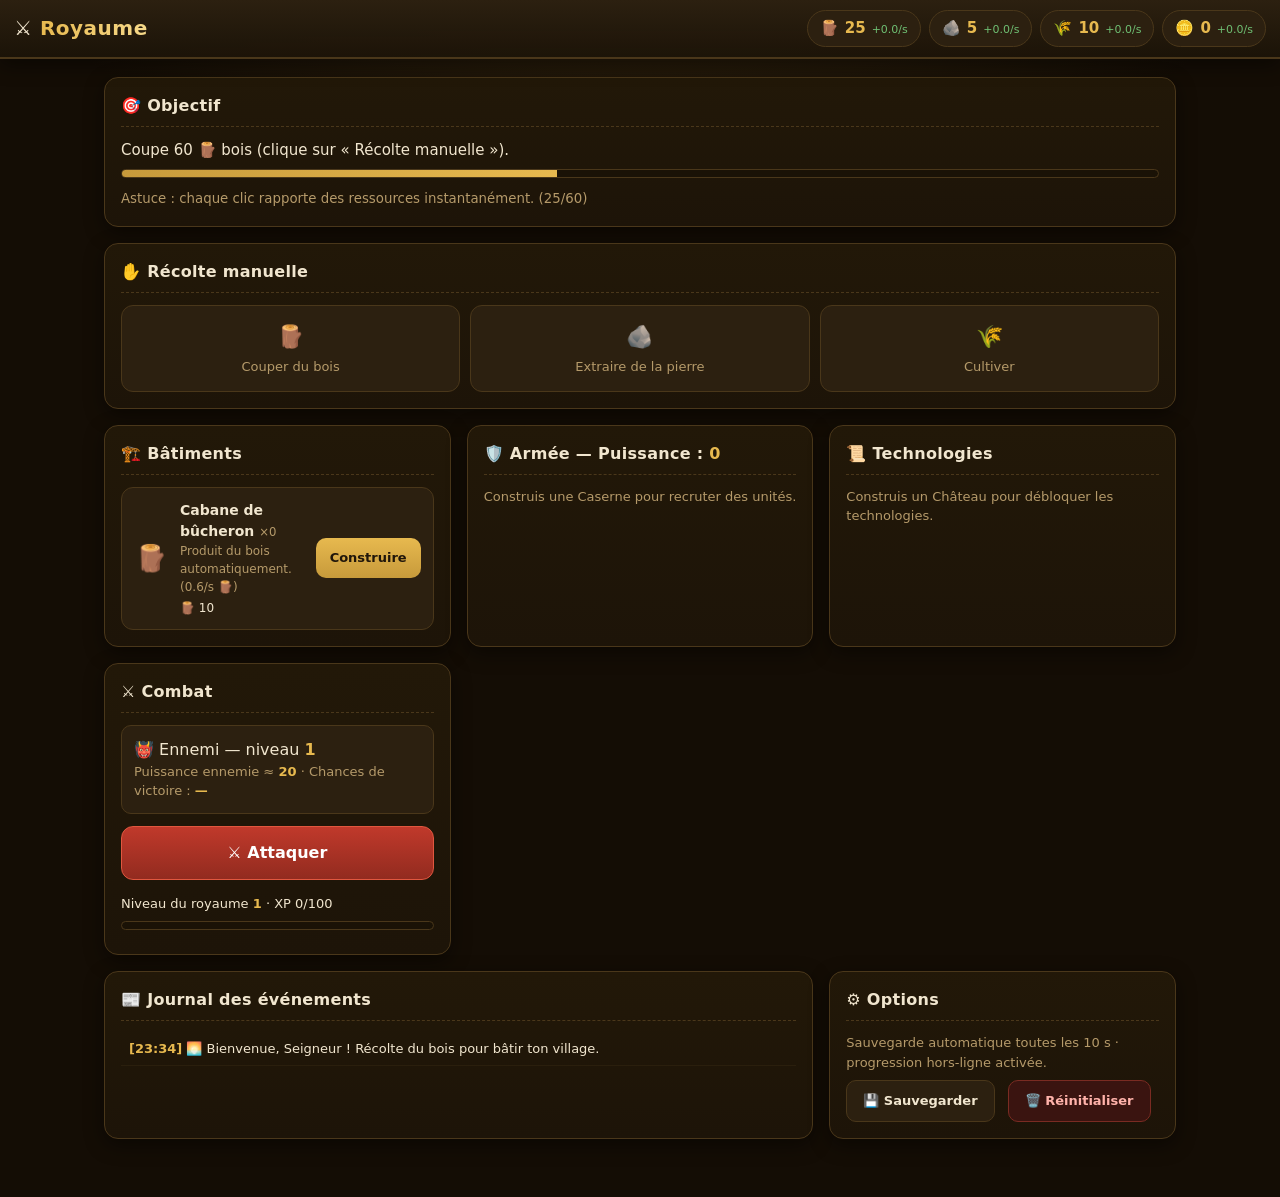
<file: games/royaume/index.html>
<!DOCTYPE html>
<html lang="fr">
<head>
<meta charset="UTF-8" />
<meta name="viewport" content="width=device-width, initial-scale=1, viewport-fit=cover" />
<meta name="theme-color" content="#1a1208" />
<meta name="description" content="Royaume — un jeu de stratégie et de gestion médiéval : récolte, construis, recrute et conquiers." />
<title>⚔️ Royaume — Stratégie médiévale</title>
<link rel="icon" href="data:image/svg+xml,%3Csvg xmlns='http://www.w3.org/2000/svg' viewBox='0 0 32 32'%3E%3Crect width='32' height='32' rx='7' fill='%23c79a3b'/%3E%3Ctext x='16' y='23' font-size='18' text-anchor='middle'%3E%E2%9A%94%EF%B8%8F%3C/text%3E%3C/svg%3E" />
<link rel="stylesheet" href="style.css" />
</head>
<body>

<!-- ===== Barre de ressources (toujours visible) ===== -->
<header class="topbar">
  <div class="title">⚔️ <span>Royaume</span></div>
  <div class="resources" id="resourceBar">
    <div class="res" title="Bois">🪵 <b id="r-wood">0</b><i id="rp-wood">+0/s</i></div>
    <div class="res" title="Pierre">🪨 <b id="r-stone">0</b><i id="rp-stone">+0/s</i></div>
    <div class="res" title="Nourriture">🌾 <b id="r-food">0</b><i id="rp-food">+0/s</i></div>
    <div class="res" title="Or">🪙 <b id="r-gold">0</b><i id="rp-gold">+0/s</i></div>
  </div>
</header>

<main class="layout">

  <!-- ===== Objectif courant ===== -->
  <section class="panel objective">
    <h2>🎯 Objectif</h2>
    <p id="objectiveText">…</p>
    <div class="bar"><span id="objectiveBar"></span></div>
    <small id="objectiveHint"></small>
  </section>

  <!-- ===== Récolte manuelle ===== -->
  <section class="panel harvest">
    <h2>✋ Récolte manuelle</h2>
    <div class="harvest-grid">
      <button class="harvest-btn" data-res="wood">🪵<span>Couper du bois</span></button>
      <button class="harvest-btn" data-res="stone">🪨<span>Extraire de la pierre</span></button>
      <button class="harvest-btn" data-res="food">🌾<span>Cultiver</span></button>
    </div>
  </section>

  <!-- ===== Bâtiments ===== -->
  <section class="panel">
    <h2>🏗️ Bâtiments</h2>
    <div id="buildings" class="card-list"></div>
  </section>

  <!-- ===== Armée ===== -->
  <section class="panel">
    <h2>🛡️ Armée — Puissance : <b id="armyPower">0</b></h2>
    <div id="units" class="card-list"></div>
  </section>

  <!-- ===== Technologies ===== -->
  <section class="panel">
    <h2>📜 Technologies</h2>
    <div id="techs" class="card-list"></div>
  </section>

  <!-- ===== Combat ===== -->
  <section class="panel combat">
    <h2>⚔️ Combat</h2>
    <div class="enemy">
      <div>👹 Ennemi — niveau <b id="enemyLevel">1</b></div>
      <div class="muted">Puissance ennemie ≈ <b id="enemyPower">0</b> · Chances de victoire : <b id="winChance">—</b></div>
    </div>
    <button id="attackBtn" class="attack-btn">⚔️ Attaquer</button>
    <div class="xp">
      <div>Niveau du royaume <b id="kingdomLevel">1</b> · XP <span id="xpText">0/100</span></div>
      <div class="bar"><span id="xpBar"></span></div>
    </div>
  </section>

  <!-- ===== Journal ===== -->
  <section class="panel logs">
    <h2>📰 Journal des événements</h2>
    <ul id="log"></ul>
  </section>

  <!-- ===== Options ===== -->
  <section class="panel options">
    <h2>⚙️ Options</h2>
    <p class="muted">Sauvegarde automatique toutes les 10 s · progression hors-ligne activée.</p>
    <button id="saveBtn" class="ghost-btn">💾 Sauvegarder</button>
    <button id="resetBtn" class="danger-btn">🗑️ Réinitialiser</button>
  </section>

</main>

<!-- ===== Notifications ===== -->
<div id="toasts" class="toasts"></div>

<script src="script.js"></script>
</body>
</html>
</file>
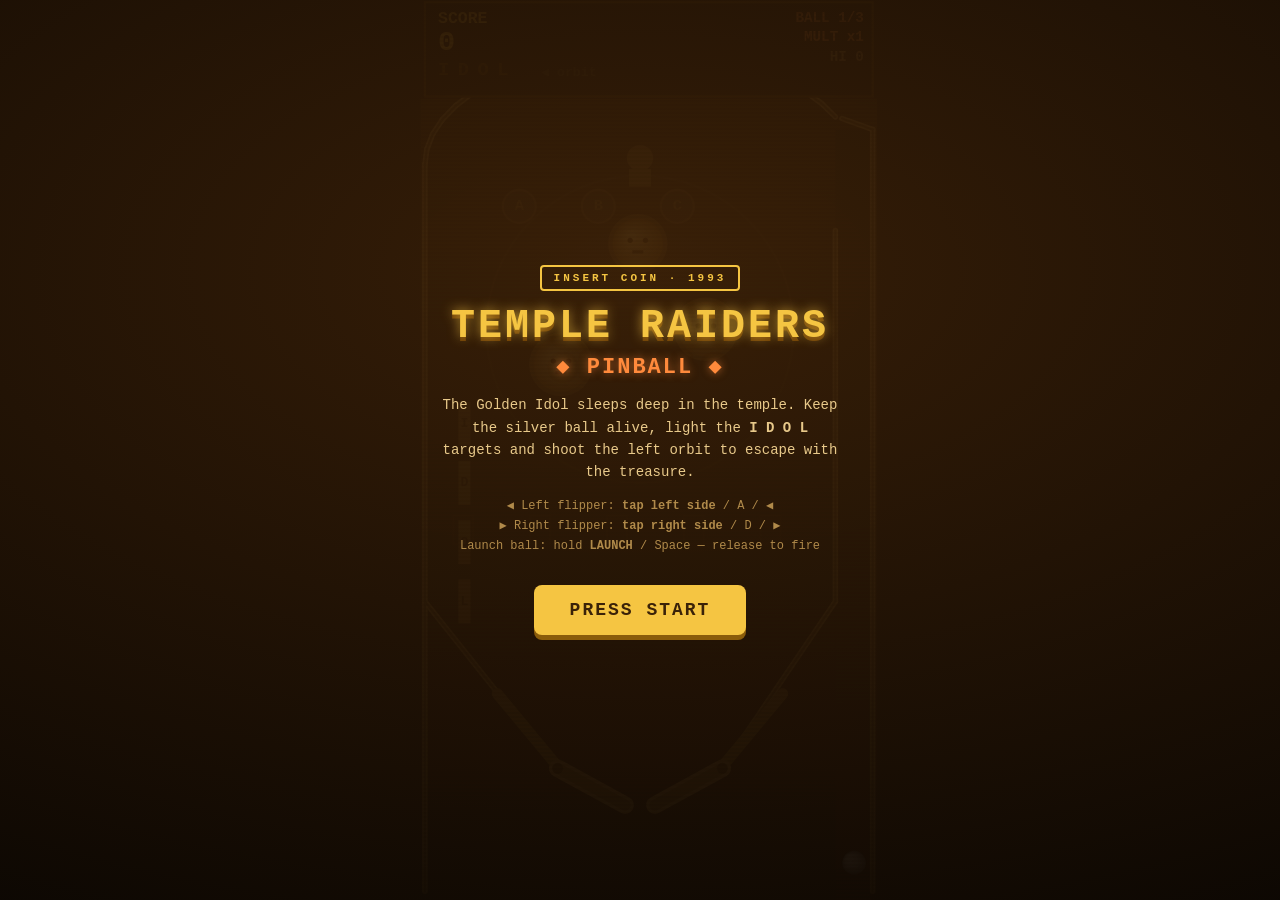
<file: games/temple-pinball/index.html>
<!DOCTYPE html>
<html lang="en">
<head>
<meta charset="UTF-8" />
<meta name="viewport" content="width=device-width, initial-scale=1, maximum-scale=1, user-scalable=no, viewport-fit=cover" />
<meta name="theme-color" content="#1a0f04" />
<meta name="apple-mobile-web-app-capable" content="yes" />
<meta name="apple-mobile-web-app-status-bar-style" content="black-translucent" />
<meta name="mobile-web-app-capable" content="yes" />
<meta name="description" content="Temple Raiders — a 1990s Indiana-Jones-style pinball machine, playable on mobile." />
<title>Temple Raiders — Indiana-style Pinball '93</title>
<link rel="icon" href="data:image/svg+xml,%3Csvg xmlns='http://www.w3.org/2000/svg' viewBox='0 0 32 32'%3E%3Crect width='32' height='32' rx='6' fill='%231a0f04'/%3E%3Ccircle cx='16' cy='13' r='6' fill='%23f5c542'/%3E%3Crect x='12' y='17' width='8' height='9' fill='%23c8941f'/%3E%3Crect x='13' y='9' width='2' height='3' fill='%237a4d0a'/%3E%3Crect x='17' y='9' width='2' height='3' fill='%237a4d0a'/%3E%3C/svg%3E" />
<link rel="apple-touch-icon" href="data:image/svg+xml,%3Csvg xmlns='http://www.w3.org/2000/svg' viewBox='0 0 32 32'%3E%3Crect width='32' height='32' fill='%231a0f04'/%3E%3Ccircle cx='16' cy='13' r='6' fill='%23f5c542'/%3E%3Crect x='12' y='17' width='8' height='9' fill='%23c8941f'/%3E%3C/svg%3E" />
<style>
  *{margin:0;padding:0;box-sizing:border-box;-webkit-tap-highlight-color:transparent;
    -webkit-user-select:none;user-select:none;}
  html,body{height:100%;overflow:hidden;background:#0a0602;
    font-family:"Courier New",ui-monospace,Menlo,Consolas,monospace;}
  #game{position:fixed;inset:0;display:block;touch-action:none;
    background:#0a0602;image-rendering:optimizeSpeed;}
  /* CRT scanline + vignette overlay for that 90s arcade look */
  #crt{position:fixed;inset:0;pointer-events:none;z-index:5;
    background:
      repeating-linear-gradient(0deg,rgba(0,0,0,0) 0 2px,rgba(0,0,0,.16) 2px 4px),
      radial-gradient(120% 90% at 50% 45%,rgba(0,0,0,0) 55%,rgba(0,0,0,.55) 100%);
    mix-blend-mode:multiply;}
  .ovl{position:fixed;inset:0;display:flex;flex-direction:column;align-items:center;
    justify-content:center;text-align:center;z-index:20;padding:26px;color:#ffdf8a;
    background:radial-gradient(120% 90% at 50% 30%,rgba(58,32,8,.94),rgba(8,5,2,.98));}
  .ovl.hide{display:none;}
  .badge{display:inline-block;border:2px solid #f5c542;color:#f5c542;font-size:11px;
    font-weight:700;letter-spacing:3px;padding:5px 12px;border-radius:4px;margin-bottom:16px;}
  .ovl h1{font-size:40px;line-height:1;letter-spacing:3px;color:#f5c542;
    text-shadow:0 0 12px rgba(245,197,66,.7),0 4px 0 #6b3d05;margin-bottom:6px;}
  .ovl h2{font-size:22px;color:#ff8a3c;letter-spacing:2px;margin-bottom:14px;
    text-shadow:0 0 8px rgba(255,138,60,.6);}
  .ovl p{color:#e8c98a;max-width:400px;line-height:1.6;font-size:14px;margin-bottom:8px;}
  .ovl .keys{font-size:12px;color:#b08a4a;margin-top:4px;line-height:1.7;}
  .ovl button{margin-top:20px;background:#f5c542;color:#3a2208;border:0;border-radius:8px;
    padding:15px 36px;font-size:18px;font-weight:800;letter-spacing:2px;cursor:pointer;
    box-shadow:0 5px 0 #8a5c0a;font-family:inherit;}
  .ovl button:active{transform:translateY(4px);box-shadow:0 1px 0 #8a5c0a;}
  .blink{animation:bl 1s steps(2,start) infinite;}
  @keyframes bl{50%{opacity:.25;}}
  #res{font-size:15px;color:#ffdf8a;line-height:1.9;margin:6px 0 2px;}
  #res b{color:#f5c542;}
</style>
</head>
<body>
<canvas id="game"></canvas>
<div id="crt"></div>

<div id="start" class="ovl">
  <div class="badge">INSERT COIN · 1993</div>
  <h1>TEMPLE RAIDERS</h1>
  <h2>◆ PINBALL ◆</h2>
  <p>The Golden Idol sleeps deep in the temple. Keep the silver ball alive,
     light the <b>I&nbsp;D&nbsp;O&nbsp;L</b> targets and shoot the left
     orbit to escape with the treasure.</p>
  <p class="keys">
     ◀ Left flipper: <b>tap left side</b> / A / ◀<br/>
     ▶ Right flipper: <b>tap right side</b> / D / ▶<br/>
     Launch ball: hold <b>LAUNCH</b> / Space — release to fire
  </p>
  <button id="startBtn" type="button">PRESS START</button>
</div>

<div id="over" class="ovl hide">
  <div class="badge">GAME OVER</div>
  <h1>TEMPLE SEALED</h1>
  <div id="res"></div>
  <button id="againBtn" type="button">PLAY AGAIN</button>
</div>

<script>
"use strict";
(function(){
/* ===================================================================== *
 *  TEMPLE RAIDERS  —  a 90s Indiana-Jones-style pinball machine          *
 *  Pure canvas, no deps. Virtual playfield 480 x 820, scaled to screen.  *
 * ===================================================================== */

const W = 480, H = 820;
const cv = document.getElementById("game");
const ctx = cv.getContext("2d");

let scale = 1, ox = 0, oy = 0, dpr = 1;
function resize(){
  dpr = Math.min(window.devicePixelRatio || 1, 2);
  const ww = window.innerWidth, wh = window.innerHeight;
  scale = Math.min(ww / W, wh / H);
  ox = (ww - W * scale) / 2;
  oy = (wh - H * scale) / 2;
  cv.width  = Math.round(ww * dpr);
  cv.height = Math.round(wh * dpr);
  cv.style.width  = ww + "px";
  cv.style.height = wh + "px";
}
window.addEventListener("resize", resize);
resize();

/* -------- tiny WebAudio SFX ---------------------------------------- */
let AC = null;
function audio(){ if(!AC){ try{ AC = new (window.AudioContext||window.webkitAudioContext)(); }catch(e){ AC=false; } } return AC; }
function beep(freq, dur, type, vol, slideTo){
  const ac = audio(); if(!ac) return;
  const t = ac.currentTime;
  const o = ac.createOscillator(), g = ac.createGain();
  o.type = type || "square";
  o.frequency.setValueAtTime(freq, t);
  if(slideTo) o.frequency.exponentialRampToValueAtTime(slideTo, t + dur);
  g.gain.setValueAtTime(vol || 0.12, t);
  g.gain.exponentialRampToValueAtTime(0.001, t + dur);
  o.connect(g).connect(ac.destination);
  o.start(t); o.stop(t + dur + 0.02);
}
const SFX = {
  flip(){ beep(150, .05, "square", .08); },
  bump(){ beep(180, .12, "square", .14, 90); },
  sling(){ beep(520, .09, "sawtooth", .12, 880); },
  tgt(){ beep(720, .08, "triangle", .14, 1040); },
  lane(){ beep(420, .07, "triangle", .1, 760); },
  launch(){ beep(120, .35, "sawtooth", .14, 540); },
  drain(){ beep(220, .5, "sawtooth", .16, 60); },
  idol(){ [523,659,784,1046].forEach((f,i)=>setTimeout(()=>beep(f,.16,"square",.14),i*90)); },
  jackpot(){ [392,523,659,784,1046,1318].forEach((f,i)=>setTimeout(()=>beep(f,.18,"square",.15),i*80)); }
};

/* -------- vector / geometry helpers -------------------------------- */
const clamp = (v,a,b)=> v<a?a : v>b?b : v;
const lerp  = (a,b,t)=> a + (b-a)*t;
function closestOnSeg(px,py, ax,ay, bx,by){
  const abx=bx-ax, aby=by-ay;
  const len2 = abx*abx + aby*aby || 1e-6;
  let t = ((px-ax)*abx + (py-ay)*aby) / len2;
  t = clamp(t,0,1);
  return { x: ax+abx*t, y: ay+aby*t, t };
}

/* ===================================================================== *
 *  TABLE GEOMETRY                                                       *
 * ===================================================================== */
const segments = [];   // {ax,ay,bx,by,e,nx,ny}
const bumpers  = [];   // {x,y,r,flash}
const slings   = [];   // {ax,ay,bx,by,nx,ny,flash}
let targets    = [];    // IDOL drop targets
const lanes    = [];   // {x,y,r,letter,lit} top rollover lanes (A B C)

function seg(ax,ay,bx,by,opt){
  opt = opt || {};
  let nx = -(by-ay), ny = (bx-ax);
  const l = Math.hypot(nx,ny)||1; nx/=l; ny/=l;
  segments.push({ ax,ay,bx,by, e: opt.e!=null?opt.e:0.34, nx, ny });
}

function buildTable(){
  segments.length = 0; bumpers.length = 0; slings.length = 0;
  lanes.length = 0;

  /* outer walls */
  seg(44,150, 44,812);                    // left outer
  seg(452,118, 452,812);                  // right outer (plunger lane)

  /* dome ceiling (ellipse arc, left attach -> opening above plunger) */
  const cx=240, baseY=150, Rx=196, Ry=104;
  const phiEnd = Math.acos((418-cx)/Rx);  // where x = 418
  let prev=null, steps=20;
  for(let i=0;i<=steps;i++){
    const phi = lerp(Math.PI, phiEnd, i/steps);
    const x = cx + Rx*Math.cos(phi);
    const y = baseY - Ry*Math.sin(phi);
    if(prev) seg(prev.x,prev.y, x,y, {e:0.3});
    prev = {x,y};
  }
  /* short lane ceiling deflecting the launched ball into the dome gap */
  seg(452,118, 424,108, {e:0.3});

  /* inner wall splitting playfield from the plunger lane (the chute);
     the launched ball is fed over the top into the dome in physics() */
  seg(418,210, 418,548);

  /* lower funnel — channels every ball down onto the flipper faces;
     the only way out is the drain gap between the two flipper tips */
  seg(44,548, 165,700, {e:0.26});         // left inlane slope -> L flipper
  seg(418,548, 315,700, {e:0.26});        // right inlane slope -> R flipper

  /* slingshots (bouncy kickers that sit above each flipper and also
     plug the pivot gap so balls can't sneak past on the outside) */
  function sling(ax,ay,bx,by){
    let nx=-(by-ay), ny=(bx-ax); const l=Math.hypot(nx,ny); nx/=l; ny/=l;
    if(nx<0){ nx=-nx; ny=-ny; }            // face inward (toward centre)
    slings.push({ax,ay,bx,by,nx,ny,flash:0});
  }
  sling(110,632, 168,702);                 // left slingshot
  sling(370,632, 312,702);                 // right slingshot

  /* pop bumpers (idol heads) */
  bumpers.push({x:168,y:332,r:25,flash:0});
  bumpers.push({x:300,y:300,r:25,flash:0});
  bumpers.push({x:238,y:222,r:23,flash:0});

  /* I-D-O-L drop-target bank, flush to the left wall */
  targets = ["I","D","O","L"].map((ch,i)=>({
    x:80, y:386 + i*54, w:11, h:40, ch, lit:false, flash:0
  }));

  /* top rollover lanes A B C (light bonus / loop) */
  ["A","B","C"].forEach((ch,i)=>{
    lanes.push({ x:130 + i*72, y:188, r:15, letter:ch, lit:false });
  });
}
buildTable();

/* ===================================================================== *
 *  GAME STATE                                                           *
 * ===================================================================== */
const G = {
  state:"attract",     // attract | ready | play | ballend | over
  score:0, hi: +(localStorage.getItem("tr_hi")||0),
  balls:3, ball:1, mult:1,
  idolDone:0,          // how many IDOL banks completed
  loopLit:false, loopFlash:0,
  saveTimer:0,         // ball-save grace
  shake:0,
  msg:"", msgT:0, sub:""
};
function setMsg(m, sub, secs){
  G.msg = m; G.sub = sub||""; G.msgT = secs||2.4;
}

/* the ball */
const ball = { x:435, y:786, vx:0, vy:0, r:11, live:false, inLane:false };
function resetBallToPlunger(){
  ball.x=435; ball.y=786; ball.vx=0; ball.vy=0; ball.live=false;
  ball.inLane=false;
  plunger.power=0;
}

/* flippers — capsule from pivot, rotating between rest & up angles */
function makeFlipper(px,py,len,rest,up){
  return { px,py,len, rest,up, ang:rest, omega:0, held:false, fr:8 };
}
const flipL = makeFlipper(165,700, 70,  0.50, -0.28);
const flipR = makeFlipper(315,700, 70,  Math.PI-0.50, Math.PI+0.28);

/* plunger */
const plunger = { power:0, charging:false };

/* ===================================================================== *
 *  INPUT                                                                *
 * ===================================================================== */
const pointers = new Map();   // id -> "L" | "R" | "P"
const launchBtn = { x:300, y:778, w:150, h:40 };  // shown only when ready

function inLaunch(vx,vy){
  return G.state==="ready" &&
         vx>launchBtn.x && vx<launchBtn.x+launchBtn.w &&
         vy>launchBtn.y && vy<launchBtn.y+launchBtn.h;
}
function toV(e){
  return { x:(e.clientX-ox)/scale, y:(e.clientY-oy)/scale };
}
function pointerDown(id, vx, vy){
  if(audio() && AC.state==="suspended") AC.resume();
  if(G.state==="ready" && (inLaunch(vx,vy) || vy>740)){
    pointers.set(id,"P"); plunger.charging=true; return;
  }
  const side = vx < W/2 ? "L" : "R";
  pointers.set(id, side);
  if(side==="L"){ flipL.held=true; } else { flipR.held=true; }
  SFX.flip();
}
function pointerUp(id){
  const role = pointers.get(id);
  pointers.delete(id);
  if(role==="P"){ firePlunger(); plunger.charging=false; return; }
  // flipper still held if another active pointer on same side
  const stillL = [...pointers.values()].includes("L");
  const stillR = [...pointers.values()].includes("R");
  flipL.held = stillL; flipR.held = stillR;
}
cv.addEventListener("pointerdown", e=>{ e.preventDefault(); const v=toV(e); pointerDown(e.pointerId,v.x,v.y); });
cv.addEventListener("pointerup",   e=>{ e.preventDefault(); pointerUp(e.pointerId); });
cv.addEventListener("pointercancel", e=>{ pointerUp(e.pointerId); });
cv.addEventListener("contextmenu", e=> e.preventDefault());

addEventListener("keydown", e=>{
  if(["ArrowLeft","ArrowRight","ArrowDown","ArrowUp"," ","Space"].includes(e.key)) e.preventDefault();
  if(e.repeat) return;
  const k = e.key.toLowerCase();
  if(k==="arrowleft"||k==="a"||k==="z"){ flipL.held=true; SFX.flip(); }
  if(k==="arrowright"||k==="d"||k==="m"){ flipR.held=true; SFX.flip(); }
  if(k===" "||k==="arrowdown"){
    if(G.state==="ready") plunger.charging=true;
    else if(G.state==="attract"||G.state==="over") startGame();
  }
  if(k==="enter") if(G.state==="attract"||G.state==="over") startGame();
});
addEventListener("keyup", e=>{
  const k = e.key.toLowerCase();
  if(k==="arrowleft"||k==="a"||k==="z") flipL.held=false;
  if(k==="arrowright"||k==="d"||k==="m") flipR.held=false;
  if(k===" "||k==="arrowdown"){ if(plunger.charging){ firePlunger(); plunger.charging=false; } }
});

document.getElementById("startBtn").addEventListener("click", startGame);
document.getElementById("againBtn").addEventListener("click", startGame);

/* ===================================================================== *
 *  GAME FLOW                                                            *
 * ===================================================================== */
function startGame(){
  if(audio() && AC.state==="suspended") AC.resume();
  document.getElementById("start").classList.add("hide");
  document.getElementById("over").classList.add("hide");
  G.state="ready"; G.score=0; G.balls=3; G.ball=1; G.mult=1;
  G.idolDone=0; G.loopLit=false; G.loopFlash=0;
  targets.forEach(t=> t.lit=false);
  lanes.forEach(l=> l.lit=false);
  resetBallToPlunger();
  setMsg("BALL 1", "RAID THE TEMPLE", 2.4);
}
function newBall(){
  if(G.balls<=0){ gameOver(); return; }
  G.ball = 4 - G.balls;
  G.mult = 1;
  targets.forEach(t=> t.lit=false);
  resetBallToPlunger();
  G.state="ready";
  setMsg("BALL "+G.ball, G.balls===1?"LAST BALL!":"PLUNGE TO PLAY", 2.2);
}
function gameOver(){
  G.state="over";
  if(G.score>G.hi){ G.hi=G.score; localStorage.setItem("tr_hi",G.hi); }
  document.getElementById("res").innerHTML =
    "SCORE &nbsp;<b>"+G.score.toLocaleString()+"</b><br/>"+
    "BEST &nbsp;&nbsp;<b>"+G.hi.toLocaleString()+"</b>";
  document.getElementById("over").classList.remove("hide");
}
function firePlunger(){
  if(G.state!=="ready" || ball.live) return;
  const p = clamp(plunger.power,0.12,1);
  // even a soft plunge must clear the lane and reach the dome;
  // power then governs how fast the ball whips round the top
  ball.vy = -lerp(1340, 1560, p);
  ball.vx = -18;
  ball.live = true;
  ball.inLane = true;
  G.state = "play";
  G.saveTimer = 7;
  plunger.power = 0;
  SFX.launch();
  setMsg("RAID!", "", 1.0);
}
function addScore(n){ G.score += Math.round(n * G.mult); }

function loseBall(){
  if(G.saveTimer>0){
    setMsg("BALL SAVED", "PLUNGE AGAIN", 1.8);
    resetBallToPlunger(); G.state="ready"; G.saveTimer=0; return;
  }
  SFX.drain();
  G.shake = 0.5;
  G.balls--;
  if(G.balls<=0){
    setMsg("THE SNAKES WIN", "", 2);
    setTimeout(gameOver, 1400);
    G.state="ballend";
  } else {
    setMsg("BALL LOST", "", 1.6);
    G.state="ballend";
    setTimeout(newBall, 1500);
  }
}

/* ===================================================================== *
 *  PHYSICS                                                              *
 * ===================================================================== */
const GRAV = 1250, MAXV = 1600;

function flipperTip(f){
  return { x: f.px + Math.cos(f.ang)*f.len,
           y: f.py + Math.sin(f.ang)*f.len };
}
function updateFlipper(f, dt){
  const target = f.held ? f.up : f.rest;
  const SPEED = 26;                       // rad/s snap speed
  const prev = f.ang;
  if(f.ang < target) f.ang = Math.min(target, f.ang + SPEED*dt);
  else if(f.ang > target) f.ang = Math.max(target, f.ang - SPEED*dt);
  f.omega = (f.ang - prev) / dt;
}

function bounceSeg(s){
  const cp = closestOnSeg(ball.x,ball.y, s.ax,s.ay, s.bx,s.by);
  let dx = ball.x-cp.x, dy = ball.y-cp.y;
  let d  = Math.hypot(dx,dy);
  const minD = ball.r;
  if(d >= minD) return false;
  if(d < 1e-4){ dx=s.nx; dy=s.ny; d=1; }
  const nx=dx/d, ny=dy/d;
  const vn = ball.vx*nx + ball.vy*ny;
  ball.x += nx*(minD-d);
  ball.y += ny*(minD-d);
  if(vn < 0){
    const e = s.e;
    ball.vx -= (1+e)*vn*nx;
    ball.vy -= (1+e)*vn*ny;
    // light tangential friction
    ball.vx *= 0.992; ball.vy *= 0.992;
  }
  return true;
}

function hitFlipper(f){
  const tip = flipperTip(f);
  const cp = closestOnSeg(ball.x,ball.y, f.px,f.py, tip.x,tip.y);
  let dx = ball.x-cp.x, dy = ball.y-cp.y;
  let d  = Math.hypot(dx,dy);
  const minD = ball.r + f.fr;
  if(d >= minD) return;
  if(d < 1e-4){ dx=0; dy=-1; d=1; }
  const nx=dx/d, ny=dy/d;
  // surface velocity at contact: omega x r  (2D)
  const rx = cp.x - f.px, ry = cp.y - f.py;
  const svx = -f.omega * ry, svy = f.omega * rx;
  ball.x += nx*(minD-d);
  ball.y += ny*(minD-d);
  const rvx = ball.vx - svx, rvy = ball.vy - svy;
  const rvn = rvx*nx + rvy*ny;
  if(rvn < 0){
    const e = 0.32;
    const jx = -(1+e)*rvn*nx, jy = -(1+e)*rvn*ny;
    ball.vx += jx; ball.vy += jy;
  }
  // extra snap when the flipper is actively swinging up
  if(f.held && Math.abs(f.omega) > 2){
    ball.vx += svx*0.55; ball.vy += svy*0.55;
  }
}

function bumperHit(b){
  const dx=ball.x-b.x, dy=ball.y-b.y;
  const d=Math.hypot(dx,dy), minD=ball.r+b.r;
  if(d>=minD) return;
  const nx=dx/(d||1), ny=dy/(d||1);
  ball.x = b.x + nx*minD;
  ball.y = b.y + ny*minD;
  const vn = ball.vx*nx + ball.vy*ny;
  if(vn<0){ ball.vx -= 1.4*vn*nx; ball.vy -= 1.4*vn*ny; }
  ball.vx += nx*250; ball.vy += ny*250;     // pop kick
  b.flash = 1;
  addScore(500);
  SFX.bump();
}

function slingHit(s){
  const cp = closestOnSeg(ball.x,ball.y, s.ax,s.ay, s.bx,s.by);
  let dx=ball.x-cp.x, dy=ball.y-cp.y;
  let d=Math.hypot(dx,dy);
  if(d>=ball.r) return;
  if(d<1e-4){ dx=s.nx; dy=s.ny; d=1; }
  const nx=dx/d, ny=dy/d;
  ball.x += nx*(ball.r-d);
  ball.y += ny*(ball.r-d);
  const vn = ball.vx*nx+ball.vy*ny;
  if(vn<0){ ball.vx -= 1.5*vn*nx; ball.vy -= 1.5*vn*ny; }
  ball.vx += nx*330; ball.vy += ny*330;
  s.flash = 1;
  addScore(220);
  SFX.sling();
}

function targetHit(t){
  // treat as a small vertical paddle facing into the playfield (+x)
  if(t.lit) return;
  if(ball.x - ball.r > t.x + t.w/2) return;
  if(ball.x + ball.r < t.x - t.w/2) return;
  if(ball.y < t.y - t.h/2 - ball.r) return;
  if(ball.y > t.y + t.h/2 + ball.r) return;
  if(ball.vx > 40) return;                 // must be moving leftward into it
  t.lit = true; t.flash = 1;
  ball.vx = Math.abs(ball.vx)*0.5 + 90;    // kick back out
  addScore(1500);
  SFX.tgt();
  if(targets.every(q=>q.lit)) idolComplete();
}
function idolComplete(){
  G.idolDone++;
  G.mult = Math.min(5, G.mult+1);
  G.loopLit = true;
  addScore(10000);
  SFX.idol();
  setMsg("GOLDEN IDOL!", "MULTIPLIER  x"+G.mult+"  ·  LEFT ORBIT LIT", 3.0);
  G.shake = 0.35;
  setTimeout(()=>{ targets.forEach(t=> t.lit=false); }, 1100);
}

function laneCheck(){
  // top rollover lanes A B C
  for(const l of lanes){
    const d = Math.hypot(ball.x-l.x, ball.y-l.y);
    if(d < l.r && !l.lit && ball.y < 240){
      l.lit = true;
      addScore(1000);
      SFX.lane();
      if(lanes.every(q=>q.lit)){
        lanes.forEach(q=> q.lit=false);
        G.mult = Math.min(5, G.mult+1);
        addScore(5000);
        setMsg("LANES COMPLETE", "MULTIPLIER  x"+G.mult, 2.4);
      }
    }
  }
}

let lastLoopX = 999;
function loopCheck(){
  // left orbit: ball sweeping across the top-left while loop is lit
  if(G.loopLit && ball.y < 240 && lastLoopX > 150 && ball.x <= 150){
    G.loopLit = false;
    G.loopFlash = 1.2;
    addScore(50000);
    SFX.jackpot();
    setMsg("TEMPLE ESCAPE!", "JACKPOT  50,000", 3.2);
    G.shake = 0.5;
  }
  lastLoopX = ball.x;
}

function physics(dt){
  updateFlipper(flipL, dt);
  updateFlipper(flipR, dt);

  if(G.state==="ready" && !ball.live){
    // ball rests on the plunger; charge while held
    if(plunger.charging) plunger.power = Math.min(1, plunger.power + dt*1.25);
    ball.x = 435; ball.y = 786 - plunger.power*22;
    return;
  }
  if(G.state!=="play") return;

  const SUB = 6, h = dt/SUB;
  for(let s=0;s<SUB;s++){
    ball.vy += GRAV*h;
    const sp = Math.hypot(ball.vx,ball.vy);
    if(sp>MAXV){ ball.vx*=MAXV/sp; ball.vy*=MAXV/sp; }
    ball.x += ball.vx*h;
    ball.y += ball.vy*h;

    // shooter-lane feed: once the launched ball reaches the top of the
    // chute it is delivered over the dome into the upper playfield.
    // A harder plunge whips it across faster (skill shot).
    if(ball.inLane && ball.vy < 0 && ball.x > 418 && ball.y <= 255){
      const sp0 = Math.hypot(ball.vx, ball.vy);
      ball.x = 398; ball.y = 172;
      ball.vx = -Math.max(220, sp0*0.42);
      ball.vy = 90;
      ball.inLane = false;
      continue;
    }

    for(const seg of segments) bounceSeg(seg);
    for(const b of bumpers)   bumperHit(b);
    for(const sl of slings)   slingHit(sl);
    for(const t of targets)   targetHit(t);
    hitFlipper(flipL);
    hitFlipper(flipR);
  }
  laneCheck();
  loopCheck();

  if(G.saveTimer>0) G.saveTimer = Math.max(0, G.saveTimer-dt);

  // drained
  if(ball.y > H + 30) loseBall();
}

/* ===================================================================== *
 *  RENDER                                                               *
 * ===================================================================== */
function drawDMD(){
  // dot-matrix display strip at the top
  ctx.save();
  ctx.fillStyle = "#0c0a05";
  ctx.fillRect(44,2,408,86);
  ctx.strokeStyle = "#5a4012"; ctx.lineWidth=2;
  ctx.strokeRect(44,2,408,86);
  ctx.fillStyle = "#f5c542";
  ctx.font = "bold 15px 'Courier New',monospace";
  ctx.textBaseline="top";
  ctx.textAlign="left";
  ctx.fillText("SCORE", 56, 10);
  ctx.font = "bold 26px 'Courier New',monospace";
  ctx.fillText(G.score.toLocaleString(), 56, 26);
  ctx.font = "bold 13px 'Courier New',monospace";
  ctx.textAlign="right";
  ctx.fillStyle="#ff8a3c";
  ctx.fillText("BALL "+G.ball+"/3", 444, 10);
  ctx.fillText("MULT x"+G.mult, 444, 28);
  ctx.fillStyle="#b08a4a";
  ctx.fillText("HI "+G.hi.toLocaleString(), 444, 46);

  // IDOL letter lamps
  ctx.textAlign="left";
  let lx=56;
  for(const t of targets){
    ctx.fillStyle = t.lit ? "#ffe27a" : "#5a4012";
    ctx.font="bold 17px 'Courier New',monospace";
    ctx.fillText(t.ch, lx, 56);
    lx+=18;
  }
  ctx.fillStyle = G.loopLit ? "#7affab" : "#3a3a22";
  ctx.font="bold 12px 'Courier New',monospace";
  ctx.fillText(G.loopLit ? "◀ ORBIT LIT" : "◀ orbit", 150, 60);

  // scrolling-ish message line
  if(G.msgT>0){
    ctx.textAlign="center";
    ctx.fillStyle="#ffe9b0";
    ctx.font="bold 18px 'Courier New',monospace";
    ctx.fillText(G.msg, 248, 9);
    if(G.sub){
      ctx.fillStyle="#ff8a3c";
      ctx.font="bold 11px 'Courier New',monospace";
      ctx.fillText(G.sub, 248, 70);
    }
  }
  ctx.restore();
}

function drawTable(){
  // playfield base (aged amber wood / temple floor)
  const g = ctx.createLinearGradient(0,90,0,H);
  g.addColorStop(0,"#3a2a12");
  g.addColorStop(0.5,"#2a1d0c");
  g.addColorStop(1,"#180f05");
  ctx.fillStyle = g;
  ctx.fillRect(40,90,416,H-90);

  // faint stone hieroglyph motifs
  ctx.save();
  ctx.globalAlpha=0.10; ctx.strokeStyle="#f5c542"; ctx.lineWidth=2;
  for(let i=0;i<5;i++){
    ctx.strokeRect(70+i*70, 470, 18, 26);
  }
  ctx.beginPath(); ctx.arc(240,300,140,0,Math.PI*2); ctx.stroke();
  ctx.restore();

  // plunger lane shading
  ctx.fillStyle="#241808";
  ctx.fillRect(418,118,34,H-118);

  // walls
  ctx.lineCap="round";
  ctx.strokeStyle="#c9a24a"; ctx.lineWidth=5;
  for(const s of segments){
    ctx.beginPath(); ctx.moveTo(s.ax,s.ay); ctx.lineTo(s.bx,s.by); ctx.stroke();
  }
  ctx.strokeStyle="#7a5a1f"; ctx.lineWidth=2;
  for(const s of segments){
    ctx.beginPath(); ctx.moveTo(s.ax,s.ay); ctx.lineTo(s.bx,s.by); ctx.stroke();
  }

  // top rollover lanes
  for(const l of lanes){
    ctx.beginPath(); ctx.arc(l.x,l.y,l.r,0,Math.PI*2);
    ctx.fillStyle = l.lit ? "rgba(122,255,171,.35)" : "rgba(255,255,255,.06)";
    ctx.fill();
    ctx.lineWidth=2; ctx.strokeStyle = l.lit ? "#7affab" : "#6a5224";
    ctx.stroke();
    ctx.fillStyle = l.lit ? "#caffe0" : "#8a6a2a";
    ctx.font="bold 14px 'Courier New',monospace";
    ctx.textAlign="center"; ctx.textBaseline="middle";
    ctx.fillText(l.letter, l.x, l.y);
  }

  // slingshots
  for(const s of slings){
    ctx.beginPath(); ctx.moveTo(s.ax,s.ay); ctx.lineTo(s.bx,s.by);
    ctx.lineWidth = 10;
    ctx.strokeStyle = s.flash>0 ? "#fff3c8" : "#b5862f";
    ctx.stroke();
    if(s.flash>0) s.flash = Math.max(0, s.flash-0.08);
  }

  // pop bumpers (carved idol heads)
  for(const b of bumpers){
    const r=b.r;
    ctx.beginPath(); ctx.arc(b.x,b.y,r+4,0,Math.PI*2);
    ctx.fillStyle = b.flash>0 ? "#fff0bf" : "#7a5a22"; ctx.fill();
    const gg=ctx.createRadialGradient(b.x-6,b.y-6,3,b.x,b.y,r);
    gg.addColorStop(0, b.flash>0?"#ffffff":"#ffd766");
    gg.addColorStop(1,"#9c6e1c");
    ctx.beginPath(); ctx.arc(b.x,b.y,r,0,Math.PI*2);
    ctx.fillStyle=gg; ctx.fill();
    // tiny face
    ctx.fillStyle="#5a3c0e";
    ctx.beginPath(); ctx.arc(b.x-7,b.y-3,2.4,0,7); ctx.fill();
    ctx.beginPath(); ctx.arc(b.x+7,b.y-3,2.4,0,7); ctx.fill();
    ctx.fillRect(b.x-5,b.y+6,10,3);
    if(b.flash>0) b.flash = Math.max(0,b.flash-0.07);
  }

  // IDOL drop targets
  for(const t of targets){
    ctx.fillStyle = t.lit ? "#ffe27a" : (t.flash>0?"#fff":"#9c7a2c");
    ctx.fillRect(t.x - t.w/2, t.y - t.h/2, t.w, t.h);
    ctx.fillStyle = t.lit ? "#3a2a08" : "#3a2a08";
    ctx.font="bold 12px 'Courier New',monospace";
    ctx.textAlign="center"; ctx.textBaseline="middle";
    ctx.save(); ctx.translate(t.x, t.y);
    ctx.fillText(t.ch, 0, 0);
    ctx.restore();
    if(t.flash>0) t.flash=Math.max(0,t.flash-0.08);
  }

  // golden idol shrine at top-centre (the goal)
  const lit = G.loopLit || G.loopFlash>0;
  ctx.save();
  ctx.translate(240,150);
  ctx.fillStyle = lit ? "#ffe27a" : "#8a6a28";
  ctx.beginPath(); ctx.arc(0,-6,12,0,Math.PI*2); ctx.fill();
  ctx.fillRect(-10,4,20,16);
  if(lit){
    ctx.globalAlpha=0.4;
    ctx.beginPath(); ctx.arc(0,0,26,0,Math.PI*2);
    ctx.fillStyle="#ffe27a"; ctx.fill();
  }
  ctx.restore();
  if(G.loopFlash>0) G.loopFlash=Math.max(0,G.loopFlash-0.03);
}

function drawFlipper(f){
  const tip=flipperTip(f);
  ctx.beginPath();
  ctx.moveTo(f.px,f.py); ctx.lineTo(tip.x,tip.y);
  ctx.lineCap="round"; ctx.lineWidth=f.fr*2;
  ctx.strokeStyle="#d9b25a"; ctx.stroke();
  ctx.lineWidth=f.fr*2-6; ctx.strokeStyle="#a37e2c"; ctx.stroke();
  ctx.beginPath(); ctx.arc(f.px,f.py,5,0,Math.PI*2);
  ctx.fillStyle="#5a3c0e"; ctx.fill();
}

function drawBall(){
  const g=ctx.createRadialGradient(ball.x-4,ball.y-4,2,ball.x,ball.y,ball.r);
  g.addColorStop(0,"#ffffff");
  g.addColorStop(0.4,"#cfd6e0");
  g.addColorStop(1,"#5a6270");
  ctx.beginPath(); ctx.arc(ball.x,ball.y,ball.r,0,Math.PI*2);
  ctx.fillStyle=g; ctx.fill();
  ctx.strokeStyle="rgba(0,0,0,.4)"; ctx.lineWidth=1; ctx.stroke();
}

function drawPlungerUI(){
  if(G.state!=="ready") return;
  // power meter in the lane
  const px=418, h=(H-130);
  ctx.fillStyle="#1a1206"; ctx.fillRect(px+4,180,26,h-60);
  ctx.fillStyle="#ff8a3c";
  const ph=(h-60)*plunger.power;
  ctx.fillRect(px+4, 180+(h-60)-ph, 26, ph);
  // launch button
  ctx.fillStyle = plunger.charging ? "#ffe27a" : "#f5c542";
  roundRect(launchBtn.x,launchBtn.y,launchBtn.w,launchBtn.h,8); ctx.fill();
  ctx.fillStyle="#3a2208"; ctx.font="bold 16px 'Courier New',monospace";
  ctx.textAlign="center"; ctx.textBaseline="middle";
  ctx.fillText(plunger.charging?"RELEASE!":"HOLD ▶ LAUNCH",
               launchBtn.x+launchBtn.w/2, launchBtn.y+launchBtn.h/2);
}
function roundRect(x,y,w,h,r){
  ctx.beginPath();
  ctx.moveTo(x+r,y);
  ctx.arcTo(x+w,y,x+w,y+h,r);
  ctx.arcTo(x+w,y+h,x,y+h,r);
  ctx.arcTo(x,y+h,x,y,r);
  ctx.arcTo(x,y,x+w,y,r);
  ctx.closePath();
}

function drawTouchHints(){
  if(G.state!=="play" && G.state!=="ready") return;
  ctx.save();
  ctx.globalAlpha=0.10;
  ctx.fillStyle="#f5c542";
  ctx.fillRect(44,560,150,H-560);
  ctx.fillStyle="#ff8a3c";
  ctx.fillRect(302,560,150,H-560);
  ctx.restore();
  ctx.save();
  ctx.globalAlpha=0.5;
  ctx.fillStyle="#f5c542"; ctx.font="bold 13px 'Courier New',monospace";
  ctx.textAlign="center";
  ctx.fillText("◀ FLIP", 110, H-26);
  ctx.fillText("FLIP ▶", 386, H-26);
  ctx.restore();
}

function render(){
  ctx.setTransform(dpr,0,0,dpr,0,0);
  ctx.clearRect(0,0,cv.width,cv.height);
  ctx.fillStyle="#0a0602";
  ctx.fillRect(0,0,cv.width/dpr,cv.height/dpr);

  ctx.save();
  ctx.translate(ox,oy); ctx.scale(scale,scale);
  // screen shake on big events / drains
  if(G.shake>0){
    ctx.translate((Math.random()-0.5)*8*G.shake,(Math.random()-0.5)*8*G.shake);
    G.shake=Math.max(0,G.shake-0.03);
  }

  drawTable();
  drawTouchHints();
  drawFlipper(flipL);
  drawFlipper(flipR);
  if(G.state!=="ballend") drawBall();
  drawPlungerUI();
  drawDMD();

  ctx.restore();
}

/* ===================================================================== *
 *  MAIN LOOP                                                            *
 * ===================================================================== */
let last = performance.now();
function frame(now){
  let dt = (now-last)/1000;
  last = now;
  if(dt>0.05) dt=0.05;            // clamp big gaps (tab switch)

  if(G.msgT>0) G.msgT-=dt;
  if(G.state==="play"||G.state==="ready") physics(dt);

  render();
  requestAnimationFrame(frame);
}
requestAnimationFrame(frame);

})();
</script>
</body>
</html>
</file>
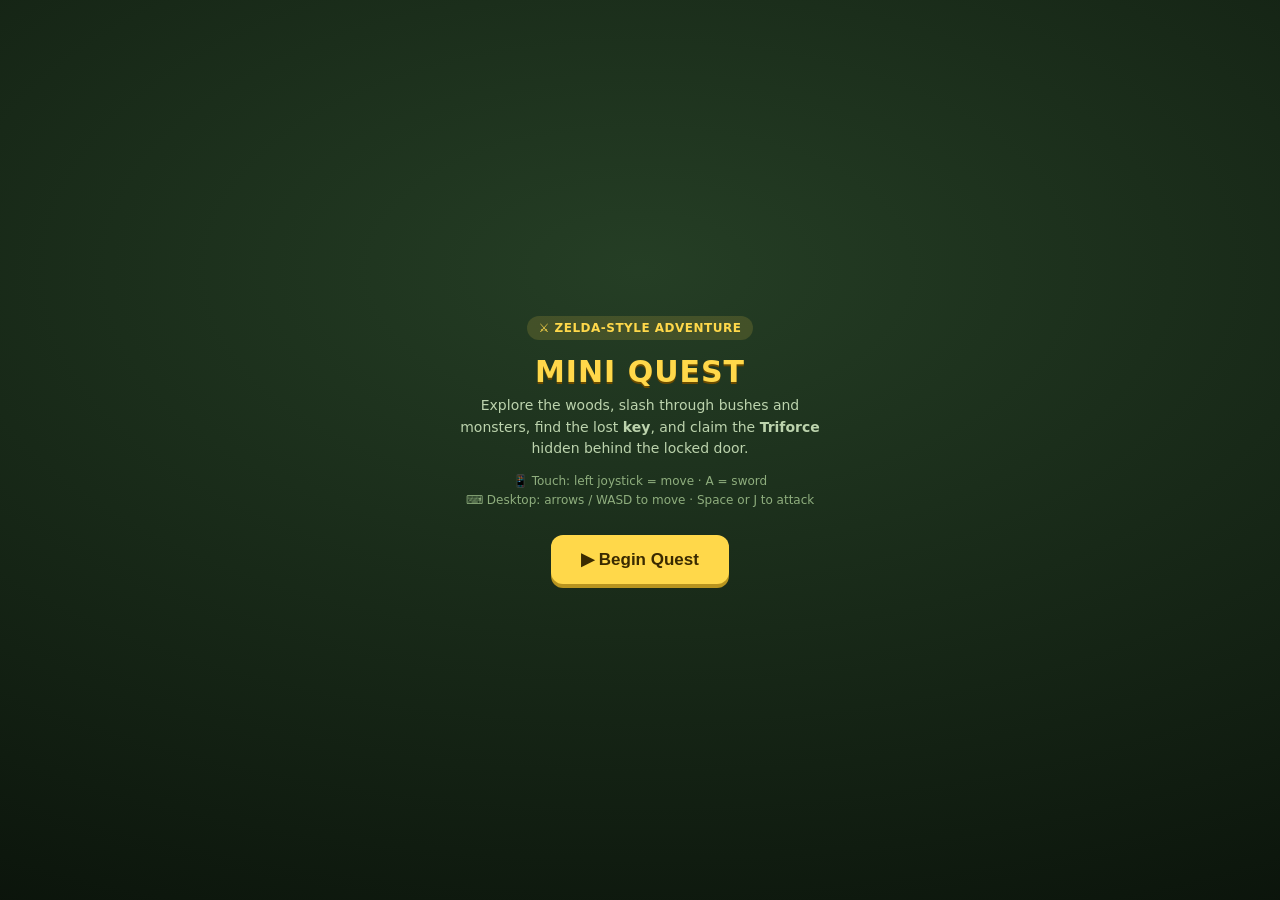
<file: games/zelda-like/index.html>
<!DOCTYPE html>
<html lang="en">
<head>
<meta charset="UTF-8" />
<meta name="viewport" content="width=device-width, initial-scale=1, maximum-scale=1, user-scalable=no, viewport-fit=cover" />
<meta name="theme-color" content="#1d2b1d" />
<meta name="apple-mobile-web-app-capable" content="yes" />
<meta name="apple-mobile-web-app-status-bar-style" content="black-translucent" />
<meta name="mobile-web-app-capable" content="yes" />
<meta name="description" content="Mini Quest — a Zelda-style top-down action adventure, playable on mobile." />
<title>Mini Quest — Zelda-style Adventure</title>
<style>
  *{margin:0;padding:0;box-sizing:border-box;-webkit-tap-highlight-color:transparent;
    -webkit-user-select:none;user-select:none;}
  html,body{height:100%;overflow:hidden;background:#0c130c;
    font-family:-apple-system,BlinkMacSystemFont,"Segoe UI",Roboto,system-ui,sans-serif;}
  #game{position:fixed;inset:0;display:block;touch-action:none;background:#0c130c;}
  .overlay{position:fixed;inset:0;display:flex;flex-direction:column;align-items:center;
    justify-content:center;text-align:center;color:#eaf5e1;padding:26px;z-index:20;
    background:radial-gradient(120% 90% at 50% 30%,rgba(38,64,38,.96),rgba(8,15,8,.97));}
  .overlay.hide{display:none;}
  .overlay h1{font-size:30px;letter-spacing:1px;margin-bottom:6px;
    color:#ffd84a;text-shadow:0 2px 0 #6b4b00;}
  .overlay h2{font-size:24px;margin-bottom:10px;}
  .overlay p{color:#bcd3ad;max-width:360px;line-height:1.55;font-size:14px;margin-bottom:8px;}
  .overlay .keys{font-size:12px;color:#8fae7e;margin-top:4px;}
  .overlay button{margin-top:18px;background:#ffd84a;color:#3a2a00;border:0;
    border-radius:12px;padding:14px 30px;font-size:17px;font-weight:800;cursor:pointer;
    box-shadow:0 4px 0 #b8941f;}
  .overlay button:active{transform:translateY(3px);box-shadow:0 1px 0 #b8941f;}
  .tag{display:inline-block;background:rgba(255,216,74,.15);color:#ffd84a;
    font-size:12px;font-weight:700;letter-spacing:.5px;padding:5px 12px;
    border-radius:999px;margin-bottom:14px;}
</style>
</head>
<body>
<canvas id="game"></canvas>

<div id="start" class="overlay">
  <span class="tag">⚔️ ZELDA-STYLE ADVENTURE</span>
  <h1>MINI QUEST</h1>
  <p>Explore the woods, slash through bushes and monsters, find the lost
     <b>key</b>, and claim the <b>Triforce</b> hidden behind the locked door.</p>
  <p class="keys">📱 Touch: left joystick = move · A = sword<br>
     ⌨️ Desktop: arrows / WASD to move · Space or J to attack</p>
  <button id="startBtn">▶ Begin Quest</button>
</div>

<div id="over" class="overlay hide">
  <h2 id="overTitle">Game Over</h2>
  <p id="overMsg">The hero has fallen…</p>
  <button id="overBtn">↻ Try Again</button>
</div>

<script>
(()=>{
"use strict";

const cv=document.getElementById("game"), ctx=cv.getContext("2d");
let DPR=1, VW=0, VH=0;

// ---- World layout: 3 x 2 screens of 16 x 11 tiles ----
const RW=16, RH=11, RX=3, RY=2;
const SOLID=new Set(["#","T","R","W","$","L"]);

// doors: true = open gap, "lock" = locked gap. Sides: N,S,E,W
const ROOMS={
 "0,0":{doors:{E:true,S:true},
        walls:[[4,3,"T"],[5,3,"T"],[5,2,"T"],[11,3,"T"],[10,7,"R"],[3,8,"R"]],
        bush:[[3,5],[12,8],[8,2]], foes:[["octo",6,5]]},
 "1,0":{doors:{W:true,E:true,S:true},
        walls:[[8,2,"R"],[8,3,"R"],[4,7,"T"],[12,4,"T"],[12,5,"T"]],
        bush:[[6,8],[10,8]], foes:[["octo",5,4],["octo",11,6]]},
 "2,0":{doors:{W:true},
        walls:[[3,3,"R"],[12,3,"R"],[7,8,"T"],[8,8,"T"],[3,7,"R"],[12,7,"R"]],
        bush:[[5,5],[10,5]], foes:[["bat",8,4]], key:[8,6]},
 "0,1":{doors:{N:true,E:true},
        walls:[[4,4,"T"],[10,4,"T"],[7,7,"R"],[7,8,"R"],[3,3,"T"]],
        bush:[[12,3],[5,8]], foes:[["bat",6,4],["octo",11,7]]},
 "1,1":{doors:{N:true,W:true,E:"lock"},
        walls:[[5,3,"T"],[9,7,"R"],[4,8,"T"],[11,3,"T"],[6,5,"R"]],
        bush:[[11,8],[3,5]], foes:[["octo",7,4],["bat",9,6],["octo",5,8]]},
 "2,1":{doors:{W:"lock"},
        walls:[[3,3,"R"],[12,3,"R"],[3,8,"R"],[12,8,"R"],[3,5,"R"],[12,5,"R"]],
        treasure:[8,5], foes:[]},
};

// ---- Persistent run state ----
let openedDoors, cutBush, keyTaken, hero, room, rx, ry, foes, items, fx;
let state="title", msg="", msgT=0, flash=0;

function resetWorld(){
  openedDoors=new Set(); cutBush=new Set(); keyTaken=false;
  rx=0; ry=0;
  hero={x:2.5,y:5.5,dir:"down",atk:0,inv:0,hp:5,maxhp:5,rupees:0,key:false,
        kx:0,ky:0,vx:0,vy:0};
  enterRoom(0,0,2.5,5.5);
  state="play"; msg=""; msgT=0;
}

// Build the tile grid for a room (border + doors + walls + bushes + specials)
function buildGrid(gx,gy){
  const k=gx+","+gy, cfg=ROOMS[k];
  const g=[];
  for(let y=0;y<RH;y++){ const row=[];
    for(let x=0;x<RW;x++) row.push(".");
    g.push(row);
  }
  for(let x=0;x<RW;x++){ g[0][x]="#"; g[RH-1][x]="#"; }
  for(let y=0;y<RH;y++){ g[y][0]="#"; g[y][RW-1]="#"; }
  const d=cfg.doors||{};
  const set=(side)=>{
    const v=d[side]; if(!v) return;
    const ch=(v==="lock" && !openedDoors.has(edgeId(gx,gy,side)))?"L":".";
    if(side==="N"){ g[0][7]=ch; g[0][8]=ch; }
    if(side==="S"){ g[RH-1][7]=ch; g[RH-1][8]=ch; }
    if(side==="W"){ g[5][0]=ch; g[6][0]=ch; }
    if(side==="E"){ g[5][RW-1]=ch; g[6][RW-1]=ch; }
  };
  ["N","S","E","W"].forEach(set);
  (cfg.walls||[]).forEach(([x,y,c])=>{ if(g[y]&&g[y][x]!==undefined) g[y][x]=c; });
  (cfg.bush||[]).forEach(([x,y])=>{ if(!cutBush.has(k+":"+x+","+y)) g[y][x]="$"; });
  return g;
}
// canonical id for a shared (lockable) edge so both rooms agree
function edgeId(gx,gy,side){
  if(side==="E") return "h:"+gx+":"+gy;
  if(side==="W") return "h:"+(gx-1)+":"+gy;
  if(side==="S") return "v:"+gx+":"+gy;
  if(side==="N") return "v:"+gx+":"+(gy-1);
}
function enterRoom(gx,gy,px,py){
  rx=gx; ry=gy; const k=gx+","+gy, cfg=ROOMS[k];
  room=buildGrid(gx,gy);
  hero.x=px; hero.y=py; hero.vx=0; hero.vy=0;
  foes=[];
  (cfg.foes||[]).forEach(([t,x,y])=> foes.push(mkFoe(t,x+0.5,y+0.5)));
  items=[];
  if(cfg.key && !keyTaken) items.push({t:"key",x:cfg.key[0]+0.5,y:cfg.key[1]+0.5});
  if(cfg.treasure) items.push({t:"tri",x:cfg.treasure[0]+0.5,y:cfg.treasure[1]+0.5,bob:0});
  fx=[];
}
function mkFoe(t,x,y){
  return t==="octo"
   ? {t,x,y,hp:1,dir:rnd4(),t2:0,spd:1.7,r:.36}
   : {t:"bat",x,y,hp:1,ph:Math.random()*6,spd:2.4,r:.32};
}
const rnd4=()=>["up","down","left","right"][(Math.random()*4)|0];

// ---- Canvas sizing ----
let TS=32, OX=0, OY=0;
function resize(){
  DPR=Math.min(devicePixelRatio||1,2);
  VW=innerWidth; VH=innerHeight;
  cv.width=VW*DPR; cv.height=VH*DPR; cv.style.width=VW+"px"; cv.style.height=VH+"px";
  ctx.setTransform(DPR,0,0,DPR,0,0);
  TS=Math.floor(Math.min(VW/RW, VH/RH));
  OX=Math.floor((VW-TS*RW)/2);
  OY=Math.floor((VH-TS*RH)/2);
}
addEventListener("resize",resize); resize();

// ---- Input: virtual joystick + attack button + keyboard ----
const keys={};
addEventListener("keydown",e=>{
  keys[e.key.toLowerCase()]=true;
  if([" ","arrowup","arrowdown","arrowleft","arrowright"].includes(e.key.toLowerCase()))
    e.preventDefault();
  if((e.key===" "||e.key.toLowerCase()==="j")&&state==="play") attack();
});
addEventListener("keyup",e=>{ keys[e.key.toLowerCase()]=false; });

// Touch control: floating joystick (left) + lettered buttons (right)
let stick=null, STK_R=60;
const STK_DZ=0.15, STK_SAT=0.95;          // scaled radial dead zone + saturation
let SAFE={r:0,b:0,l:0};
const _safeProbe=document.createElement("div");
_safeProbe.style.cssText="position:fixed;left:0;top:0;width:0;height:0;"+
 "visibility:hidden;pointer-events:none;padding:0 env(safe-area-inset-right) "+
 "env(safe-area-inset-bottom) env(safe-area-inset-left);";
(document.body||document.documentElement).appendChild(_safeProbe);
function readSafe(){ const s=getComputedStyle(_safeProbe);
  SAFE.r=parseFloat(s.paddingRight)||0;
  SAFE.b=parseFloat(s.paddingBottom)||0;
  SAFE.l=parseFloat(s.paddingLeft)||0; }
const BTN={A:{x:0,y:0,r:0,id:null,on:0,lbl:"A"}};
function layoutPads(){
  readSafe();
  const S=VW,T=VH, r=Math.max(48,Math.min(72,S*0.085));
  const by=T-Math.max(26,T*0.06)-SAFE.b, mR=26+SAFE.r;
  BTN.A.r=r*1.2; BTN.A.x=S-BTN.A.r-mR; BTN.A.y=by-BTN.A.r;
  if(BTN.B){ BTN.B.r=r; BTN.B.x=BTN.A.x-BTN.A.r-BTN.B.r-18; BTN.B.y=by-BTN.B.r-4; }
  if(BTN.C){ BTN.C.r=r; BTN.C.x=BTN.B.x-BTN.B.r-BTN.C.r-18; BTN.C.y=BTN.B.y; }
  STK_R=Math.max(52,Math.min(92,S*0.12));
}
layoutPads(); addEventListener("resize",layoutPads);
function pos(e){const r=cv.getBoundingClientRect();return{x:e.clientX-r.left,y:e.clientY-r.top};}
function hitBtn(x,y){ for(const k in BTN){ const b=BTN[k];
  if((x-b.x)**2+(y-b.y)**2 < (b.r*1.3)**2) return k; } return null; }
let _smx=0,_smy=0,_smT=0;                  // frame-rate-independent stick smoothing
function stickAxis(){
  const now=performance.now();
  if(!stick){ _smx=0; _smy=0; _smT=now; return [0,0]; }
  const dx=stick.dx, dy=stick.dy, d=Math.hypot(dx,dy);
  let tx=0,ty=0;
  if(d>0){ let m=(d/STK_R-STK_DZ)/(STK_SAT-STK_DZ);
    if(m>0){ if(m>1)m=1; tx=dx/d*m; ty=dy/d*m; } }
  let dt=(now-_smT)/1000; _smT=now;
  if(dt>0.1) dt=0.1;
  if(dt>0){ const k=1-Math.exp(-dt/0.07);
    _smx+=(tx-_smx)*k; _smy+=(ty-_smy)*k; }
  return [_smx,_smy];
}
cv.addEventListener("pointerdown",e=>{
  cv.setPointerCapture(e.pointerId);
  if(state!=="play") return;
  const p=pos(e), k=hitBtn(p.x,p.y);
  if(k){ BTN[k].id=e.pointerId; BTN[k].on=1;
    navigator.vibrate&&navigator.vibrate(15);
    if(k==="A") attack(); return; }
  if(!stick && p.x<VW*0.6) stick={id:e.pointerId,ox:p.x,oy:p.y,dx:0,dy:0};
},{passive:false});
cv.addEventListener("pointermove",e=>{
  if(stick && e.pointerId===stick.id){ const p=pos(e);
    let dx=p.x-stick.ox, dy=p.y-stick.oy, d=Math.hypot(dx,dy);
    if(d>STK_R){ stick.ox+=dx*(d-STK_R)/d; stick.oy+=dy*(d-STK_R)/d;
      dx=p.x-stick.ox; dy=p.y-stick.oy; }
    stick.dx=dx; stick.dy=dy; }
},{passive:false});
function endPtr(e){
  if(stick && e.pointerId===stick.id) stick=null;
  for(const k in BTN) if(BTN[k].id===e.pointerId){ BTN[k].id=null; BTN[k].on=0; }
}
cv.addEventListener("pointerup",endPtr);
cv.addEventListener("pointercancel",endPtr);
function moveVec(){
  let [mx,my]=stickAxis();
  const sm=Math.hypot(mx,my);                 // smoothstep precision curve
  if(sm>0){ const c=sm*(3-2*sm); mx*=c; my*=c; }
  if(keys["arrowleft"]||keys["a"]) mx=-1;
  if(keys["arrowright"]||keys["d"]) mx=1;
  if(keys["arrowup"]||keys["w"]) my=-1;
  if(keys["arrowdown"]||keys["s"]) my=1;
  const m=Math.hypot(mx,my); if(m>1){mx/=m;my/=m;}
  return {mx,my};
}

// ---- Combat ----
function attack(){ if(hero.atk<=0) hero.atk=0.26; }
function swordRect(){
  const reach=0.95, w=0.95;
  let x=hero.x-w/2, y=hero.y-w/2;
  if(hero.dir==="up")    {y=hero.y-reach;        x=hero.x-w/2;}
  if(hero.dir==="down")  {y=hero.y+w/2;          x=hero.x-w/2;}
  if(hero.dir==="left")  {x=hero.x-reach;        y=hero.y-w/2;}
  if(hero.dir==="right") {x=hero.x+w/2;          y=hero.y-w/2;}
  return {x,y,w,h:w};
}

// ---- Collision against tile grid ----
function solidAt(tx,ty){
  if(tx<0||ty<0||tx>=RW||ty>=RH) return false; // off-grid = open (door gap)
  return SOLID.has(room[ty][tx]);
}
function tileBlocked(nx,ny,half){
  for(const sx of [nx-half,nx+half]) for(const sy of [ny-half,ny+half]){
    const tx=Math.floor(sx), ty=Math.floor(sy);
    if(solidAt(tx,ty)){
      if(room[ty]&&room[ty][tx]==="L") tryLock(tx,ty);
      return true;
    }
  }
  return false;
}
let lockMsgT=0;
function tryLock(tx,ty){
  if(hero.key){
    hero.key=false; keyTaken=true;
    openedDoors.add(lockEdgeAt(tx,ty));
    room=buildGrid(rx,ry);
    say("The door creaks open!");
  } else if(lockMsgT<=0){ say("It's locked. Find a key!"); lockMsgT=1.2; }
}
function lockEdgeAt(tx,ty){
  if(tx===0) return edgeId(rx,ry,"W");
  if(tx===RW-1) return edgeId(rx,ry,"E");
  if(ty===0) return edgeId(rx,ry,"N");
  return edgeId(rx,ry,"S");
}

// ---- Update ----
function update(dt){
  if(state!=="play") return;
  if(msgT>0) msgT-=dt; if(lockMsgT>0) lockMsgT-=dt;
  if(flash>0) flash-=dt;
  if(hero.atk>0) hero.atk-=dt;
  if(hero.inv>0) hero.inv-=dt;

  const {mx,my}=moveVec();
  if(mx||my){
    if(Math.abs(mx)>Math.abs(my)) hero.dir=mx<0?"left":"right";
    else hero.dir=my<0?"up":"down";
  }
  const SPD=4.6, half=0.32;
  let nx=hero.x+mx*SPD*dt;
  if(!tileBlocked(nx,hero.y,half)) hero.x=nx;
  let ny=hero.y+my*SPD*dt;
  if(!tileBlocked(hero.x,ny,half)) hero.y=ny;

  // room transitions through edge gaps
  if(hero.x<0)        tryExit("W");
  else if(hero.x>RW)  tryExit("E");
  else if(hero.y<0)   tryExit("N");
  else if(hero.y>RH)  tryExit("S");

  // sword hits
  if(hero.atk>0){
    const s=swordRect();
    for(const f of foes){ if(rectCircle(s,f.x,f.y,f.r)){ f.hp=0;
      spawnPop(f.x,f.y); if(Math.random()<0.45) items.push({t:"coin",x:f.x,y:f.y}); } }
    // slash bushes
    for(let ty=0;ty<RH;ty++)for(let tx=0;tx<RW;tx++){
      if(room[ty][tx]==="$" && rectCircle(s,tx+0.5,ty+0.5,0.45)){
        room[ty][tx]="."; cutBush.add(rx+","+ry+":"+tx+","+ty);
        spawnPop(tx+0.5,ty+0.5);
        if(Math.random()<0.6) items.push({t:"coin",x:tx+0.5,y:ty+0.5});
      }
    }
  }
  foes=foes.filter(f=>f.hp>0);

  // foe AI
  for(const f of foes){
    if(f.t==="octo"){
      f.t2-=dt;
      const dx=hero.x-f.x, dy=hero.y-f.y, dd=Math.hypot(dx,dy);
      if(dd<4){ f.dir=Math.abs(dx)>Math.abs(dy)?(dx<0?"left":"right"):(dy<0?"up":"down"); }
      else if(f.t2<=0){ f.dir=rnd4(); f.t2=0.6+Math.random(); }
      const v={left:[-1,0],right:[1,0],up:[0,-1],down:[0,1]}[f.dir];
      const fx2=f.x+v[0]*f.spd*dt, fy2=f.y+v[1]*f.spd*dt;
      if(!tileBlocked(fx2,f.y,f.r)) f.x=fx2; else f.t2=0;
      if(!tileBlocked(f.x,fy2,f.r)) f.y=fy2; else f.t2=0;
    } else { // bat: drifts toward hero with a wobble
      f.ph+=dt*6;
      let dx=hero.x-f.x, dy=hero.y-f.y, dd=Math.hypot(dx,dy)||1;
      dx/=dd; dy/=dd;
      const px=-dy, py=dx, w=Math.sin(f.ph)*0.7;
      const fx2=f.x+(dx+px*w)*f.spd*dt, fy2=f.y+(dy+py*w)*f.spd*dt;
      if(!tileBlocked(fx2,f.y,f.r)) f.x=fx2;
      if(!tileBlocked(f.x,fy2,f.r)) f.y=fy2;
    }
    f.x=Math.max(0.6,Math.min(RW-0.6,f.x));
    f.y=Math.max(0.6,Math.min(RH-0.6,f.y));
    // contact damage
    if(hero.inv<=0 && Math.hypot(hero.x-f.x,hero.y-f.y)<f.r+0.34){
      hero.hp--; hero.inv=1.1; flash=0.18;
      const a=Math.atan2(hero.y-f.y,hero.x-f.x);
      hero.x+=Math.cos(a)*0.6; hero.y+=Math.sin(a)*0.6;
      if(hero.hp<=0){ state="dead"; showOver("Game Over","The hero has fallen…"); }
    }
  }

  // items
  for(const it of items){
    if(it.t==="tri") it.bob=(it.bob||0)+dt*3;
    if(Math.hypot(hero.x-it.x,hero.y-it.y)<0.55){
      if(it.t==="coin"){ hero.rupees++; it.dead=1; }
      if(it.t==="key"){ hero.key=true; keyTaken=true; it.dead=1; say("You found a key!"); }
      if(it.t==="tri"){ it.dead=1; state="win";
        showOver("★ You got the Triforce! ★","Quest complete — "+hero.rupees+" rupees collected."); }
    }
  }
  items=items.filter(i=>!i.dead);

  for(const p of fx){ p.life-=dt; p.x+=p.vx*dt; p.y+=p.vy*dt; }
  fx=fx.filter(p=>p.life>0);
}
function tryExit(side){
  const nb={W:[rx-1,ry],E:[rx+1,ry],N:[rx,ry-1],S:[rx,ry+1]}[side];
  const k=nb[0]+","+nb[1];
  if(ROOMS[k]){
    flash=0.22;
    if(side==="W") enterRoom(nb[0],nb[1],RW-1.4,hero.y);
    if(side==="E") enterRoom(nb[0],nb[1],1.4,hero.y);
    if(side==="N") enterRoom(nb[0],nb[1],hero.x,RH-1.4);
    if(side==="S") enterRoom(nb[0],nb[1],hero.x,1.4);
  } else {
    hero.x=Math.max(0.5,Math.min(RW-0.5,hero.x));
    hero.y=Math.max(0.5,Math.min(RH-0.5,hero.y));
  }
}
function rectCircle(r,cx,cy,cr){
  const nx=Math.max(r.x,Math.min(cx,r.x+r.w));
  const ny=Math.max(r.y,Math.min(cy,r.y+r.h));
  return (cx-nx)**2+(cy-ny)**2 < cr*cr;
}
function spawnPop(x,y){ for(let i=0;i<7;i++){ const a=Math.random()*6.28;
  fx.push({x,y,vx:Math.cos(a)*2,vy:Math.sin(a)*2,life:.35}); } }
function say(t){ msg=t; msgT=2.2; }

// ---- Render ----
function W2S(x,y){ return [OX+x*TS, OY+y*TS]; }
function draw(){
  ctx.fillStyle="#0c130c"; ctx.fillRect(0,0,VW,VH);
  // tiles
  for(let y=0;y<RH;y++)for(let x=0;x<RW;x++){
    const [sx,sy]=W2S(x,y), c=room[y][x];
    grass(sx,sy);
    if(c==="#") wall(sx,sy);
    else if(c==="T") tree(sx,sy);
    else if(c==="R") rock(sx,sy);
    else if(c==="W") water(sx,sy);
    else if(c==="$") bush(sx,sy);
    else if(c==="L") lockDoor(sx,sy);
  }
  // items
  for(const it of items){
    const [sx,sy]=W2S(it.x,it.y);
    if(it.t==="coin") coin(sx,sy);
    if(it.t==="key") keyIcon(sx,sy);
    if(it.t==="tri") triforce(sx,sy-Math.sin(it.bob||0)*4);
  }
  // foes
  for(const f of foes){ const [sx,sy]=W2S(f.x,f.y);
    f.t==="octo"?octo(sx,sy):bat(sx,sy,f.ph); }
  // hero
  drawHero();
  // particles
  for(const p of fx){ const [sx,sy]=W2S(p.x,p.y);
    ctx.globalAlpha=Math.max(0,p.life/0.35);
    ctx.fillStyle="#fff7cc"; ctx.fillRect(sx-2,sy-2,4,4); ctx.globalAlpha=1; }

  if(flash>0){ ctx.fillStyle="rgba(255,255,255,"+(flash*1.6)+")";
    ctx.fillRect(0,0,VW,VH); }
  drawHUD();
  if(state==="play") drawControls();
}

function grass(x,y){
  ctx.fillStyle=((x/TS+y/TS)&1)?"#3f7d3a":"#3a7535";
  ctx.fillRect(x,y,TS+1,TS+1);
  ctx.fillStyle="rgba(255,255,255,.05)"; ctx.fillRect(x+TS*0.2,y+TS*0.6,TS*0.12,2);
}
function wall(x,y){ ctx.fillStyle="#5b4632"; ctx.fillRect(x,y,TS+1,TS+1);
  ctx.fillStyle="#6f573e"; ctx.fillRect(x+2,y+2,TS-4,TS*0.4);
  ctx.fillStyle="rgba(0,0,0,.25)"; ctx.fillRect(x,y+TS*0.5,TS+1,2); }
function tree(x,y){ ctx.fillStyle="#6b4a25";
  ctx.fillRect(x+TS*0.42,y+TS*0.5,TS*0.16,TS*0.45);
  ctx.fillStyle="#2f6b2c"; circle(x+TS/2,y+TS*0.42,TS*0.42);
  ctx.fillStyle="#3a8038"; circle(x+TS*0.4,y+TS*0.36,TS*0.28); }
function rock(x,y){ ctx.fillStyle="#8a8f96"; round(x+TS*0.12,y+TS*0.18,TS*0.76,TS*0.7,6);
  ctx.fillStyle="#a7adb4"; round(x+TS*0.2,y+TS*0.24,TS*0.4,TS*0.3,5); }
function water(x,y){ ctx.fillStyle="#2f6df0"; ctx.fillRect(x,y,TS+1,TS+1);
  ctx.strokeStyle="rgba(255,255,255,.35)"; ctx.lineWidth=2; ctx.beginPath();
  ctx.arc(x+TS*0.5,y+TS*0.55,TS*0.22,0.2,2.6); ctx.stroke(); }
function bush(x,y){ grass(x,y); ctx.fillStyle="#2c7a2f";
  round(x+TS*0.12,y+TS*0.14,TS*0.76,TS*0.74,8);
  ctx.fillStyle="#3fa043"; circle(x+TS*0.38,y+TS*0.4,TS*0.16); }
function lockDoor(x,y){ ctx.fillStyle="#3a2c1c"; ctx.fillRect(x,y,TS+1,TS+1);
  ctx.fillStyle="#7a5a35"; ctx.fillRect(x+TS*0.18,y+TS*0.1,TS*0.64,TS*0.8);
  ctx.fillStyle="#ffd84a"; circle(x+TS*0.5,y+TS*0.5,TS*0.13);
  ctx.fillStyle="#3a2c1c"; ctx.fillRect(x+TS*0.47,y+TS*0.5,TS*0.06,TS*0.18); }

function coin(x,y){ const b=Date.now()/200;
  ctx.fillStyle="#ffd02e"; circle(x,y,TS*0.18+Math.sin(b)*1.2);
  ctx.fillStyle="#fff2a8"; circle(x-TS*0.05,y-TS*0.05,TS*0.06); }
function keyIcon(x,y){ ctx.fillStyle="#ffd84a";
  circle(x-TS*0.06,y,TS*0.16); ctx.fillStyle="#3a7535"; circle(x-TS*0.06,y,TS*0.07);
  ctx.fillStyle="#ffd84a"; ctx.fillRect(x,y-TS*0.05,TS*0.28,TS*0.1);
  ctx.fillRect(x+TS*0.2,y,TS*0.06,TS*0.12); }
function triforce(x,y){ const a=Date.now()/300;
  ctx.save(); ctx.globalAlpha=0.85+Math.sin(a)*0.15;
  ctx.fillStyle="#ffd84a";
  tri(x,y-TS*0.34,x-TS*0.34,y+TS*0.26,x+TS*0.34,y+TS*0.26);
  ctx.fillStyle="#0c130c";
  tri(x,y-TS*0.02,x-TS*0.17,y+TS*0.26,x+TS*0.17,y+TS*0.26);
  ctx.restore();
  ctx.strokeStyle="rgba(255,216,74,.5)"; ctx.lineWidth=2;
  ctx.beginPath(); ctx.arc(x,y,TS*0.55+Math.sin(a)*3,0,6.28); ctx.stroke(); }

function octo(x,y){ ctx.fillStyle="#d23b3b"; circle(x,y,TS*0.34);
  ctx.fillStyle="#a82a2a"; ctx.fillRect(x-TS*0.3,y+TS*0.18,TS*0.6,TS*0.14);
  ctx.fillStyle="#fff"; circle(x-TS*0.12,y-TS*0.05,TS*0.08);
  circle(x+TS*0.12,y-TS*0.05,TS*0.08);
  ctx.fillStyle="#000"; circle(x-TS*0.12,y-TS*0.05,TS*0.035);
  circle(x+TS*0.12,y-TS*0.05,TS*0.035); }
function bat(x,y,ph){ const w=Math.sin((ph||0))*TS*0.16;
  ctx.fillStyle="#7a4bd1"; circle(x,y,TS*0.22);
  ctx.beginPath(); ctx.moveTo(x,y);
  ctx.lineTo(x-TS*0.34,y-w-TS*0.1); ctx.lineTo(x-TS*0.34,y-w+TS*0.14);
  ctx.closePath(); ctx.fill();
  ctx.beginPath(); ctx.moveTo(x,y);
  ctx.lineTo(x+TS*0.34,y-w-TS*0.1); ctx.lineTo(x+TS*0.34,y-w+TS*0.14);
  ctx.closePath(); ctx.fill();
  ctx.fillStyle="#ff5a5a"; circle(x-TS*0.07,y-TS*0.02,TS*0.04);
  circle(x+TS*0.07,y-TS*0.02,TS*0.04); }

function drawHero(){
  const [sx,sy]=W2S(hero.x,hero.y);
  if(hero.inv>0 && (Date.now()/80|0)%2) {} // blink
  else {
    ctx.fillStyle="#1f7a3a";
    round(sx-TS*0.26,sy-TS*0.18,TS*0.52,TS*0.5,5);          // tunic
    ctx.fillStyle="#f0c08a"; circle(sx,sy-TS*0.24,TS*0.17);  // head
    ctx.fillStyle="#2fae5c"; round(sx-TS*0.2,sy-TS*0.42,TS*0.4,TS*0.16,4); // cap
    // facing eyes
    ctx.fillStyle="#23381f";
    const e={up:[0,-.34],down:[0,-.16],left:[-.08,-.24],right:[.08,-.24]}[hero.dir];
    circle(sx+e[0]*TS,sy+e[1]*TS,TS*0.035);
  }
  // sword swing
  if(hero.atk>0){
    const r=swordRect(), a=[OX+r.x*TS,OY+r.y*TS];
    ctx.fillStyle="rgba(220,240,255,.85)";
    round(a[0],a[1],r.w*TS,r.h*TS,4);
    ctx.fillStyle="#d8e6f2";
    if(hero.dir==="right") ctx.fillRect(a[0],a[1]+r.h*TS*0.4,r.w*TS,TS*0.16);
    if(hero.dir==="left")  ctx.fillRect(a[0],a[1]+r.h*TS*0.4,r.w*TS,TS*0.16);
    if(hero.dir==="up")    ctx.fillRect(a[0]+r.w*TS*0.42,a[1],TS*0.16,r.h*TS);
    if(hero.dir==="down")  ctx.fillRect(a[0]+r.w*TS*0.42,a[1],TS*0.16,r.h*TS);
  }
}

function drawHUD(){
  // hearts
  for(let i=0;i<hero.maxhp;i++){
    heart(14+i*26, 14, i<hero.hp);
  }
  // rupee
  ctx.fillStyle="#0c130c"; ctx.globalAlpha=.5;
  ctx.fillRect(VW-110,8,102,30); ctx.globalAlpha=1;
  ctx.fillStyle="#36d06b"; gem(VW-96,23);
  ctx.fillStyle="#eaf5e1"; ctx.font="bold 16px system-ui";
  ctx.textAlign="left"; ctx.textBaseline="middle";
  ctx.fillText("× "+hero.rupees, VW-80, 24);
  if(hero.key){ ctx.fillStyle="#ffd84a";
    keyIconHUD(VW-150,23); }
  // message
  if(msgT>0){
    ctx.globalAlpha=Math.min(1,msgT);
    ctx.font="bold 15px system-ui";
    ctx.fillStyle="rgba(8,15,8,.85)";
    const w=Math.min(VW-40, ctx.measureText(msg).width+40);
    ctx.fillRect((VW-w)/2, VH*0.16, w, 34);
    ctx.fillStyle="#ffd84a";
    ctx.textAlign="center"; ctx.fillText(msg, VW/2, VH*0.16+17);
    ctx.globalAlpha=1; ctx.textAlign="left";
  }
}
function heart(x,y,full){
  ctx.fillStyle=full?"#ff4d5e":"#5a2730";
  ctx.beginPath();
  ctx.moveTo(x+9,y+16);
  ctx.bezierCurveTo(x-4,y+6,x+2,y-2,x+9,y+5);
  ctx.bezierCurveTo(x+16,y-2,x+22,y+6,x+9,y+16);
  ctx.fill();
}
function gem(x,y){ ctx.beginPath(); ctx.moveTo(x,y-8); ctx.lineTo(x+7,y);
  ctx.lineTo(x,y+8); ctx.lineTo(x-7,y); ctx.closePath(); ctx.fill(); }
function keyIconHUD(x,y){ ctx.beginPath(); ctx.arc(x,y,7,0,6.28); ctx.fill();
  ctx.fillRect(x,y-3,16,6); ctx.fillRect(x+12,y,4,7); }

function drawBtn(b){
  ctx.beginPath(); ctx.arc(b.x,b.y,b.r,0,6.2832);
  ctx.fillStyle=b.on?"rgba(255,255,255,.42)":"rgba(255,255,255,.12)"; ctx.fill();
  ctx.lineWidth=3; ctx.strokeStyle="rgba(255,255,255,.5)"; ctx.stroke();
  ctx.fillStyle="rgba(255,255,255,.95)";
  ctx.font="bold "+Math.floor(b.r*0.78)+"px system-ui";
  ctx.textAlign="center"; ctx.textBaseline="middle"; ctx.fillText(b.lbl,b.x,b.y+1);
  ctx.textAlign="left";
}
function drawStick(){
  let ox,oy,dx=0,dy=0;
  if(stick){ ox=stick.ox; oy=stick.oy; dx=stick.dx; dy=stick.dy;
    const d=Math.hypot(dx,dy); if(d>STK_R){ dx=dx/d*STK_R; dy=dy/d*STK_R; } }
  else { ox=Math.max(STK_R+24+SAFE.l,VW*0.14);
    oy=VH-Math.max(STK_R+24+SAFE.b,VH*0.17); ctx.globalAlpha=0.5; }
  ctx.lineWidth=3; ctx.strokeStyle="rgba(255,255,255,.30)";
  ctx.beginPath(); ctx.arc(ox,oy,STK_R,0,6.2832); ctx.stroke();
  ctx.fillStyle="rgba(255,255,255,.55)";
  ctx.beginPath(); ctx.arc(ox+dx,oy+dy,STK_R*0.42,0,6.2832); ctx.fill();
  ctx.globalAlpha=1;
}
function drawControls(){ drawStick(); if(BTN.C)drawBtn(BTN.C); if(BTN.B)drawBtn(BTN.B); drawBtn(BTN.A); }

// shape helpers
function circle(x,y,r){ ctx.beginPath(); ctx.arc(x,y,r,0,6.2832); ctx.fill(); }
function round(x,y,w,h,r){ ctx.beginPath(); ctx.moveTo(x+r,y);
  ctx.arcTo(x+w,y,x+w,y+h,r); ctx.arcTo(x+w,y+h,x,y+h,r);
  ctx.arcTo(x,y+h,x,y,r); ctx.arcTo(x,y,x+w,y,r); ctx.closePath(); ctx.fill(); }
function tri(ax,ay,bx,by,cx,cy){ ctx.beginPath(); ctx.moveTo(ax,ay);
  ctx.lineTo(bx,by); ctx.lineTo(cx,cy); ctx.closePath(); ctx.fill(); }

// ---- Overlays / loop ----
const elStart=document.getElementById("start");
const elOver=document.getElementById("over");
function showOver(t,m){ document.getElementById("overTitle").textContent=t;
  document.getElementById("overMsg").textContent=m; elOver.classList.remove("hide"); }
document.getElementById("startBtn").onclick=()=>{ elStart.classList.add("hide");
  resetWorld(); };
document.getElementById("overBtn").onclick=()=>{ elOver.classList.add("hide");
  resetWorld(); };

let last=performance.now();
function loop(now){
  let dt=(now-last)/1000; last=now; if(dt>0.05) dt=0.05;
  if(state==="play") update(dt);
  if(state!=="title") draw();
  requestAnimationFrame(loop);
}
// idle backdrop until start
openedDoors=new Set(); cutBush=new Set(); keyTaken=false;
room=buildGrid(0,0); rx=0; ry=0;
hero={x:2.5,y:5.5,dir:"down",atk:0,inv:0,hp:5,maxhp:5,rupees:0,key:false};
foes=[]; items=[]; fx=[];
requestAnimationFrame(loop);
})();
</script>
</body>
</html>
</file>
<file: industry/style.css>
*{margin:0;padding:0;box-sizing:border-box}
:root{
  --bg:#0a0e14; --bg2:#0e131c; --panel:#111824; --panel2:#0c121b;
  --line:#1f2a3a; --line2:#2b3a4f;
  --txt:#e7eef7; --muted:#7d8da3; --dim:#56657c;
  --acc:#00d3a7; --acc2:#28b6ff; --warn:#ff5d5d; --good:#39d98a; --gold:#ffcf5c;
  --r:10px;
  --cell:clamp(46px, min(15.5vw, 15.5vh), 104px);
}
html,body{height:100%}
body{
  background:
    radial-gradient(900px 480px at 78% -8%, #14202e 0%, transparent 60%),
    radial-gradient(700px 460px at 8% 105%, #11201c 0%, transparent 55%),
    var(--bg);
  color:var(--txt);
  font-family:Inter,-apple-system,BlinkMacSystemFont,"Segoe UI",system-ui,sans-serif;
  overflow:hidden;
  -webkit-font-smoothing:antialiased;
  user-select:none;
}
.ms{font-family:'Material Symbols Rounded';font-weight:400;font-style:normal;line-height:1;
  letter-spacing:normal;text-transform:none;display:inline-block;white-space:nowrap;
  direction:ltr;font-feature-settings:'liga';-webkit-font-smoothing:antialiased;font-size:1.15em}
.hidden{display:none!important}

#app{
  height:100dvh;width:100vw;display:grid;
  grid-template-rows:auto minmax(0,1fr);
  padding:env(safe-area-inset-top) env(safe-area-inset-right) env(safe-area-inset-bottom) env(safe-area-inset-left);
}

/* ---------- Header ---------- */
#topbar{
  display:flex;align-items:center;gap:12px;
  padding:8px clamp(10px,2vw,18px);
  border-bottom:1px solid var(--line);
  background:linear-gradient(180deg,rgba(20,30,44,.65),rgba(10,14,20,.4));
  backdrop-filter:blur(6px);
}
.brand{display:flex;align-items:center;gap:10px;flex:0 0 auto}
.brand .logo{font-size:30px;color:var(--acc);filter:drop-shadow(0 0 10px rgba(0,211,167,.45))}
.brand-txt{display:flex;flex-direction:column;line-height:1.15}
.brand-txt strong{font-size:clamp(14px,1.4vw,17px);letter-spacing:1.5px}
.brand-txt span{font-size:11px;color:var(--muted);letter-spacing:.4px}

.resbar{
  flex:1 1 auto;display:flex;flex-wrap:wrap;gap:6px;
  align-content:center;justify-content:center;
  max-height:62px;overflow:auto;padding:2px 4px;
  scrollbar-width:thin;
}
.chip{
  display:flex;align-items:center;gap:5px;
  background:var(--panel);border:1px solid var(--line);
  border-radius:999px;padding:3px 9px 3px 7px;font-size:12px;white-space:nowrap;
}
.chip .ms{font-size:15px;color:var(--acc2)}
.chip b{font-weight:600;font-variant-numeric:tabular-nums}
.chip .rate{font-size:10.5px;font-variant-numeric:tabular-nums}
.chip .rate.pos{color:var(--good)} .chip .rate.neg{color:var(--warn)} .chip .rate.zero{color:var(--dim)}
.chip.t1 .ms{color:#ffb74d}.chip.t2 .ms{color:#7ee7ff}.chip.t3 .ms{color:#c69bff}
.chip.fin .ms{color:var(--gold)}

.top-actions{display:flex;align-items:center;gap:8px;flex:0 0 auto}
.btn{
  font-family:inherit;color:var(--txt);background:var(--panel);
  border:1px solid var(--line2);border-radius:var(--r);
  padding:8px 12px;font-size:13px;font-weight:600;cursor:pointer;
  display:inline-flex;align-items:center;gap:7px;transition:.14s;
}
.btn:hover{border-color:var(--acc);transform:translateY(-1px)}
.btn:active{transform:translateY(0)}
.btn.ghost{background:transparent}
.btn.icon{padding:8px}
.btn.expand{
  background:linear-gradient(135deg,rgba(0,211,167,.22),rgba(40,182,255,.18));
  border-color:var(--acc);color:#bff7ec;animation:pulse 2.4s infinite;
}
@keyframes pulse{0%,100%{box-shadow:0 0 0 0 rgba(0,211,167,.35)}50%{box-shadow:0 0 0 7px rgba(0,211,167,0)}}
.btn.primary{background:linear-gradient(135deg,var(--acc),#06b894);border-color:transparent;color:#03130f}
.btn.primary:hover{filter:brightness(1.08)}
.btn:disabled{opacity:.4;cursor:not-allowed;transform:none;border-color:var(--line)}
.btn.danger:hover{border-color:var(--warn)}

/* ---------- Main ---------- */
#main{
  display:grid;
  grid-template-columns:minmax(0,1fr) clamp(258px,29vw,372px);
  min-height:0;
}
#gridZone{
  display:flex;flex-direction:column;align-items:center;
  padding:clamp(8px,1.6vh,18px) 12px;gap:clamp(8px,1.4vh,16px);min-height:0;
}
.obj-strip{
  width:100%;max-width:560px;display:flex;align-items:center;gap:10px;
  background:var(--panel);border:1px solid var(--line);border-left:3px solid var(--acc);
  border-radius:var(--r);padding:7px 12px;font-size:12.5px;
}
.obj-strip .ms{color:var(--acc);font-size:18px}
.obj-strip .lbl{color:var(--muted);font-size:10px;letter-spacing:1px;text-transform:uppercase}
.obj-strip b{display:block;font-size:13px;margin-top:1px}
.obj-strip .prog{margin-left:auto;color:var(--dim);font-size:11px;font-variant-numeric:tabular-nums}

#gridWrap{flex:1 1 auto;display:flex;align-items:center;justify-content:center;min-height:0;width:100%}
.grid{
  display:grid;gap:clamp(5px,.9vmin,9px);
  grid-template-columns:repeat(var(--n,3),var(--cell));
  grid-template-rows:repeat(var(--n,3),var(--cell));
  padding:clamp(8px,1.5vmin,14px);
  background:
    linear-gradient(var(--line) 1px,transparent 1px) 0 0/var(--cell) var(--cell),
    var(--panel2);
  border:1px solid var(--line2);border-radius:14px;
  box-shadow:inset 0 0 60px rgba(0,0,0,.5);
}
.cell{
  position:relative;border-radius:9px;border:1px solid var(--line);
  background:#0c1119;display:flex;flex-direction:column;align-items:center;justify-content:center;
  cursor:pointer;transition:.13s;overflow:hidden;
}
.cell:hover{border-color:var(--line2)}
.cell.empty::after{content:'add';font-family:'Material Symbols Rounded';font-size:20px;color:#243246;transition:.13s}
.cell.empty:hover::after{color:var(--acc)}
.cell.ok{border-color:rgba(0,211,167,.5);background:rgba(0,211,167,.05)}
.cell.ok::after{color:var(--acc)}
.cell.bad{border-style:dashed;border-color:rgba(255,93,93,.35)}
.cell.filled{background:linear-gradient(160deg,#15202e,#0e1622);border-color:var(--line2)}
.cell.filled .ms.bicon{font-size:calc(var(--cell)*.42);color:var(--acc2)}
.cell.filled .bname{font-size:9.5px;color:var(--muted);margin-top:2px;max-width:96%;
  text-align:center;overflow:hidden;text-overflow:ellipsis;white-space:nowrap}
.cell.sel{outline:2px solid var(--acc);outline-offset:-2px;border-color:var(--acc)}
.cell.syn{box-shadow:inset 0 0 0 2px rgba(57,217,138,.65)}
.cell.conf{box-shadow:inset 0 0 0 2px rgba(255,93,93,.6)}
.cell.idle{border-color:rgba(255,93,93,.55);animation:idle 1.4s infinite}
@keyframes idle{0%,100%{box-shadow:inset 0 0 14px rgba(255,93,93,.15)}50%{box-shadow:inset 0 0 16px rgba(255,93,93,.4)}}
.cell.paused{filter:grayscale(.7) brightness(.7)}
.cell .badge{position:absolute;top:3px;right:4px;font-size:9px;font-weight:700;
  padding:1px 4px;border-radius:5px;background:rgba(0,0,0,.5);color:var(--gold)}
.cell .stat{position:absolute;top:3px;left:4px;font-size:13px}
.cell .stat.warn{color:var(--warn)} .cell .stat.pause{color:var(--muted)} .cell .stat.run{color:var(--good)}
.cell .mult{position:absolute;bottom:3px;font-size:9px;font-variant-numeric:tabular-nums;color:var(--good)}
.cell .mult.dn{color:var(--warn)}

.harvest{
  width:100%;max-width:560px;display:flex;gap:7px;flex-wrap:wrap;justify-content:center;
}
.harvest button{
  flex:1 1 92px;min-width:84px;display:flex;flex-direction:column;align-items:center;gap:2px;
  background:var(--panel);border:1px solid var(--line);border-radius:var(--r);
  padding:7px 4px;cursor:pointer;color:var(--txt);font-family:inherit;transition:.12s;
}
.harvest button:hover{border-color:var(--acc);transform:translateY(-1px)}
.harvest button:active{transform:scale(.96)}
.harvest button .ms{font-size:20px;color:var(--acc)}
.harvest button small{font-size:10px;color:var(--muted)}
.harvest button .rsv{font-size:9px;color:var(--dim)}
.harvest button.sos .ms{color:var(--gold)}
.harvest button:disabled{opacity:.45;cursor:not-allowed;transform:none}

/* ---------- Panel ---------- */
#panel{display:flex;flex-direction:column;border-left:1px solid var(--line);background:var(--panel2);min-height:0}
.tabs{display:flex;border-bottom:1px solid var(--line)}
.tab{
  flex:1;background:none;border:none;color:var(--muted);font-family:inherit;
  padding:9px 4px;cursor:pointer;font-size:11px;font-weight:600;
  display:flex;flex-direction:column;align-items:center;gap:3px;border-bottom:2px solid transparent;transition:.12s;
}
.tab .ms{font-size:18px}
.tab:hover{color:var(--txt)}
.tab.active{color:var(--acc);border-bottom-color:var(--acc);background:rgba(0,211,167,.05)}
.panel-body{flex:1 1 auto;overflow-y:auto;padding:12px;scrollbar-width:thin;min-height:0}
.panel-body::-webkit-scrollbar{width:7px}
.panel-body::-webkit-scrollbar-thumb{background:var(--line2);border-radius:4px}

.sec-title{font-size:10px;letter-spacing:1.4px;text-transform:uppercase;color:var(--dim);
  margin:14px 2px 7px;font-weight:700}
.sec-title:first-child{margin-top:0}

.bcard{
  width:100%;text-align:left;background:var(--panel);border:1px solid var(--line);
  border-radius:var(--r);padding:9px 10px;margin-bottom:7px;cursor:pointer;
  color:var(--txt);font-family:inherit;transition:.12s;display:block;
}
.bcard:hover{border-color:var(--line2);transform:translateX(2px)}
.bcard.sel{border-color:var(--acc);background:rgba(0,211,167,.07)}
.bcard.locked{opacity:.42;cursor:not-allowed}
.bcard.cant{opacity:.62}
.bcard-h{display:flex;align-items:center;gap:8px}
.bcard-h .ms{font-size:20px;color:var(--acc2)}
.bcard-h b{font-size:13px;flex:1}
.bcard-h .pill{font-size:9px;padding:1px 6px;border-radius:6px;background:var(--line);color:var(--muted)}
.io{display:flex;flex-wrap:wrap;gap:4px 9px;margin-top:6px;font-size:10.5px;color:var(--muted)}
.io .grp{display:flex;align-items:center;gap:3px}
.io .ms{font-size:13px}
.io.cost .v{color:var(--gold)} .io.cost .v.no{color:var(--warn)}
.io.cons .ms{color:var(--warn)} .io.prod .ms{color:var(--good)}

.dtl h3{font-size:15px;display:flex;align-items:center;gap:8px;margin-bottom:3px}
.dtl h3 .ms{color:var(--acc2);font-size:22px}
.dtl .desc{font-size:12px;color:var(--muted);margin-bottom:10px;line-height:1.5}
.kv{display:flex;justify-content:space-between;font-size:12px;padding:5px 0;border-bottom:1px dashed var(--line)}
.kv span{color:var(--muted)} .kv b{font-variant-numeric:tabular-nums}
.kv b.pos{color:var(--good)} .kv b.neg{color:var(--warn)}
.row-btn{display:flex;gap:7px;margin-top:12px}
.row-btn .btn{flex:1;justify-content:center}
.adj-list{font-size:11.5px;color:var(--muted);line-height:1.7;margin-top:8px}
.adj-list .on{color:var(--good)} .adj-list .off{color:var(--dim)}
.empty-note{color:var(--dim);font-size:12px;text-align:center;padding:30px 10px;line-height:1.6}

.goal{display:flex;align-items:center;gap:9px;font-size:12.5px;padding:7px 9px;border-radius:8px;
  border:1px solid var(--line);background:var(--panel);margin-bottom:6px}
.goal .ms{font-size:18px}
.goal.done{opacity:.55} .goal.done .ms{color:var(--good)}
.goal.cur{border-color:var(--acc);background:rgba(0,211,167,.07)}
.goal.cur .ms{color:var(--acc)}
.goal.todo .ms{color:var(--dim)}
.goal .g-prog{margin-left:auto;font-size:10.5px;color:var(--dim);font-variant-numeric:tabular-nums}

.spec-card{border:1px solid var(--line2);border-radius:var(--r);padding:11px;margin-bottom:9px;
  background:var(--panel);cursor:pointer;transition:.12s}
.spec-card:hover{border-color:var(--acc);transform:translateY(-1px)}
.spec-card h4{font-size:13px;display:flex;align-items:center;gap:7px;margin-bottom:6px}
.spec-card h4 .ms{color:var(--acc2)}
.spec-card .mods{font-size:11px;color:var(--muted);line-height:1.6}
.spec-card .mods .up{color:var(--good)} .spec-card .mods .dn{color:var(--warn)}

.logline{font-size:11.5px;padding:4px 0;border-bottom:1px dashed var(--line);color:var(--muted);
  font-family:ui-monospace,SFMono-Regular,Menlo,monospace;line-height:1.5}
.logline .t{color:var(--dim)}
.logline.good{color:var(--good)}.logline.warn{color:var(--warn)}.logline.info{color:var(--acc2)}

.toast{
  position:fixed;left:50%;bottom:18px;transform:translateX(-50%);
  background:var(--panel);border:1px solid var(--acc);color:var(--txt);
  padding:10px 16px;border-radius:999px;font-size:13px;font-weight:600;z-index:50;
  box-shadow:0 8px 30px rgba(0,0,0,.5);animation:tin .25s}
.toast.bad{border-color:var(--warn)}
@keyframes tin{from{opacity:0;transform:translate(-50%,12px)}to{opacity:1;transform:translate(-50%,0)}}

.modal{position:fixed;inset:0;background:rgba(4,7,11,.78);display:flex;align-items:center;
  justify-content:center;z-index:60;padding:18px;backdrop-filter:blur(3px)}
.modal-card{background:var(--panel);border:1px solid var(--line2);border-radius:16px;
  padding:22px;max-width:440px;width:100%;max-height:86dvh;overflow:auto}
.modal-card h2{font-size:19px;margin-bottom:6px;display:flex;align-items:center;gap:9px}
.modal-card h2 .ms{color:var(--acc)}
.modal-card p{font-size:13px;color:var(--muted);line-height:1.6;margin-bottom:12px}
.modal-card .row-btn{margin-top:6px}

/* ---------- Mobile ---------- */
@media (max-width:780px){
  :root{--cell:clamp(44px,min(20vw,11vh),84px)}
  #main{grid-template-columns:1fr;grid-template-rows:minmax(0,1fr) 40dvh}
  #panel{border-left:none;border-top:1px solid var(--line)}
  .brand-txt{display:none}
  #gridZone{padding:8px}
  .tab span:last-child{display:none}
  .tab .ms{font-size:20px}
}
@media (max-width:780px) and (orientation:landscape){
  #main{grid-template-columns:minmax(0,1fr) 44vw;grid-template-rows:1fr}
  #panel{border-top:none;border-left:1px solid var(--line)}
}
</file>
<file: mario-game/style.css>
* { margin: 0; padding: 0; box-sizing: border-box; }

html, body {
  width: 100%;
  height: 100%;
  overflow: hidden;
  background: #000;
  font-family: -apple-system, BlinkMacSystemFont, "Segoe UI", system-ui, sans-serif;
  -webkit-user-select: none;
  user-select: none;
  -webkit-tap-highlight-color: transparent;
  overscroll-behavior: none;
  touch-action: none;
}

body { position: fixed; inset: 0; }

#game-wrap { position: absolute; inset: 0; }

#game {
  display: block;
  width: 100%;
  height: 100%;
  image-rendering: pixelated;
  image-rendering: crisp-edges;
  background: #5c94fc;
}

/* HUD */
#hud {
  position: absolute;
  top: max(10px, env(safe-area-inset-top));
  left: max(12px, env(safe-area-inset-left));
  right: max(12px, env(safe-area-inset-right));
  display: flex;
  gap: 14px;
  flex-wrap: wrap;
  color: #fff;
  font-weight: 800;
  font-size: clamp(13px, 3.6vw, 20px);
  letter-spacing: 0.5px;
  text-shadow: 2px 2px 0 rgba(0,0,0,.45);
  pointer-events: none;
  z-index: 5;
}
#hud .pill {
  background: rgba(0,0,0,.28);
  padding: 4px 10px;
  border-radius: 999px;
  backdrop-filter: blur(2px);
}

/* Overlay (start / win / game over) */
.overlay {
  position: absolute;
  inset: 0;
  display: flex;
  align-items: center;
  justify-content: center;
  background: rgba(8, 18, 40, 0.62);
  backdrop-filter: blur(4px);
  z-index: 20;
  padding: env(safe-area-inset-top) env(safe-area-inset-right) env(safe-area-inset-bottom) env(safe-area-inset-left);
}
.overlay.hidden { display: none; }

.panel {
  text-align: center;
  color: #fff;
  max-width: min(90vw, 460px);
  padding: 28px 24px;
}
.panel h1 {
  font-size: clamp(34px, 11vw, 64px);
  font-weight: 900;
  letter-spacing: 2px;
  color: #ffd23f;
  text-shadow: 3px 3px 0 #c1121f, 6px 6px 0 rgba(0,0,0,.35);
  margin-bottom: 6px;
}
.panel .sub { font-size: clamp(14px, 4vw, 19px); opacity: .9; margin-bottom: 18px; }
.panel .hint { font-size: clamp(13px, 3.6vw, 16px); opacity: .85; margin-bottom: 22px; }
.panel .stat { font-size: clamp(15px, 4.4vw, 20px); margin: 6px 0 18px; font-weight: 700; }

.big-btn {
  font-family: inherit;
  font-size: clamp(18px, 5.4vw, 24px);
  font-weight: 800;
  letter-spacing: 1px;
  color: #1a1a1a;
  background: linear-gradient(#ffe066, #ffc300);
  border: none;
  border-radius: 14px;
  padding: 16px 34px;
  cursor: pointer;
  box-shadow: 0 6px 0 #b38600, 0 10px 18px rgba(0,0,0,.35);
  transition: transform .06s ease, box-shadow .06s ease;
}
.big-btn:active { transform: translateY(4px); box-shadow: 0 2px 0 #b38600, 0 4px 10px rgba(0,0,0,.35); }

.controls-note {
  margin-top: 22px;
  font-size: clamp(11px, 3.2vw, 14px);
  opacity: .7;
  line-height: 1.6;
}

/* Tap-to-jump hint (briefly shown when play starts) */
#tap-hint {
  position: absolute;
  left: 50%;
  bottom: max(40px, calc(env(safe-area-inset-bottom) + 30px));
  transform: translateX(-50%);
  color: #fff;
  font-weight: 800;
  font-size: clamp(14px, 4.5vw, 22px);
  letter-spacing: 1px;
  padding: 10px 22px;
  border-radius: 999px;
  background: rgba(0,0,0,.32);
  backdrop-filter: blur(3px);
  -webkit-backdrop-filter: blur(3px);
  pointer-events: none;
  opacity: 0;
  transition: opacity .4s ease;
  z-index: 8;
}
#tap-hint.show { opacity: 1; }
</file>
<file: shmup/style.css>
* { margin: 0; padding: 0; box-sizing: border-box; }

html, body {
  width: 100%; height: 100%;
  overflow: hidden;
  background: #06010f;
  font-family: "Segoe UI", -apple-system, BlinkMacSystemFont, system-ui, sans-serif;
  -webkit-user-select: none; user-select: none;
  -webkit-tap-highlight-color: transparent;
  overscroll-behavior: none;
  touch-action: none;
  color: #eaf6ff;
}
body { position: fixed; inset: 0; }
#game-wrap { position: absolute; inset: 0; }

#game {
  display: block; width: 100%; height: 100%;
  background: #06010f;
}

/* Soft scanline + vignette for that arcade-CRT glow */
#vignette {
  position: absolute; inset: 0; pointer-events: none; z-index: 4;
  background:
    radial-gradient(ellipse at center, rgba(0,0,0,0) 55%, rgba(0,0,0,0.55) 100%),
    repeating-linear-gradient(0deg, rgba(255,255,255,0.03) 0 1px, rgba(0,0,0,0) 1px 3px);
  mix-blend-mode: screen;
}

#hud {
  position: absolute;
  top: max(10px, env(safe-area-inset-top));
  left: max(12px, env(safe-area-inset-left));
  right: max(12px, env(safe-area-inset-right));
  z-index: 5; pointer-events: none;
  font-size: clamp(11px, 3.2vw, 16px);
  font-weight: 800; letter-spacing: .5px;
  text-shadow: 0 0 8px rgba(0,229,255,.7);
}
#hud .row { display: flex; justify-content: space-between; gap: 10px; align-items: center; }
#hud .bar {
  margin-top: 6px; height: 9px; border-radius: 6px;
  background: rgba(255,255,255,.12); overflow: hidden;
  box-shadow: 0 0 8px rgba(0,229,255,.35) inset;
}
#hud .bar > i { display: block; height: 100%; width: 100%;
  background: linear-gradient(90deg, #00e5ff, #6cf); transition: width .12s linear; }
#hud .boss { margin-top: 8px; }
#hud .boss .bar > i { background: linear-gradient(90deg, #ff3df0, #ff7b00); }
#hud .boss .label { color: #ff8df4; text-shadow: 0 0 8px rgba(255,61,240,.8); }

/* Overlay panels: title / story / shop / win / game over */
.overlay {
  position: absolute; inset: 0; z-index: 20;
  display: flex; align-items: center; justify-content: center;
  padding: max(18px, env(safe-area-inset-top)) 18px max(18px, env(safe-area-inset-bottom));
  background: radial-gradient(ellipse at center, rgba(8,2,24,.55), rgba(3,0,10,.86));
  backdrop-filter: blur(3px);
}
.overlay.hidden { display: none; }

.panel { width: min(94vw, 540px); text-align: center; }
.panel h1 {
  font-size: clamp(34px, 11vw, 66px); font-weight: 900; letter-spacing: 4px;
  color: #eafaff;
  text-shadow: 0 0 14px #00e5ff, 0 0 30px #0090ff, 0 4px 0 rgba(0,0,0,.4);
  margin-bottom: 6px;
}
.panel h2 {
  font-size: clamp(20px, 6vw, 30px); font-weight: 800; letter-spacing: 2px;
  color: #ff7bf0; text-shadow: 0 0 14px rgba(255,61,240,.8); margin-bottom: 14px;
}
.panel .tag { color: #8fb6c8; letter-spacing: 3px; font-size: clamp(11px,3.4vw,14px); margin-bottom: 22px; }
.panel p.story {
  font-size: clamp(15px, 4.4vw, 21px); line-height: 1.7; color: #d6ecf6;
  margin: 10px auto 26px; max-width: 30em; min-height: 4.5em;
}
.panel .score { font-size: clamp(16px,4.6vw,22px); font-weight: 800; color: #ffd23f;
  text-shadow: 0 0 12px rgba(255,210,63,.6); margin: 4px 0 22px; }

.btn {
  font-family: inherit; font-size: clamp(15px, 4.4vw, 20px); font-weight: 800;
  letter-spacing: 1.5px; color: #04121a;
  background: linear-gradient(#7df0ff, #00cdf2);
  border: none; border-radius: 12px; padding: 15px 30px; cursor: pointer;
  box-shadow: 0 0 22px rgba(0,229,255,.55), 0 6px 0 #066;
  transition: transform .06s, box-shadow .06s;
}
.btn:active { transform: translateY(4px); box-shadow: 0 0 14px rgba(0,229,255,.5), 0 2px 0 #066; }
.btn.alt { background: linear-gradient(#ff8df4, #d22fd0); color: #170016; box-shadow: 0 0 22px rgba(255,61,240,.5), 0 6px 0 #712; }
.btn:disabled { filter: grayscale(.7) brightness(.6); box-shadow: none; cursor: default; }

.hint { margin-top: 22px; color: #8fb6c8; font-size: clamp(11px,3.3vw,14px); line-height: 1.7; }

/* Shop */
.shop-head { display:flex; justify-content:space-between; align-items:baseline; margin-bottom:14px; }
.shop-head .cores { color:#ffd23f; font-weight:900; font-size: clamp(16px,5vw,24px);
  text-shadow:0 0 12px rgba(255,210,63,.6); }
.shop-list { display:grid; grid-template-columns:1fr; gap:10px; margin-bottom:20px; }
.up {
  display:flex; justify-content:space-between; align-items:center; gap:12px;
  background:rgba(255,255,255,.06); border:1px solid rgba(0,229,255,.25);
  border-radius:12px; padding:12px 14px; text-align:left;
}
.up .name { font-weight:800; }
.up .desc { font-size:clamp(11px,3.2vw,13px); color:#9fc2d2; }
.up .buy {
  font-family:inherit; font-weight:800; white-space:nowrap;
  color:#04121a; background:linear-gradient(#9be9a8,#37c76a);
  border:none; border-radius:9px; padding:10px 14px; cursor:pointer;
  box-shadow:0 0 14px rgba(55,199,106,.5);
}
.up .buy:disabled { filter:grayscale(.8) brightness(.55); box-shadow:none; cursor:default; }
.up.max { opacity:.55; }

#bomb-btn {
  position:absolute; z-index:6;
  right: max(18px, env(safe-area-inset-right));
  bottom: max(26px, calc(env(safe-area-inset-bottom) + 16px));
  width:78px; height:78px; border-radius:50%;
  display:flex; align-items:center; justify-content:center;
  font-weight:900; letter-spacing:1px; font-size:15px; color:#fff;
  background:rgba(255,61,240,.18); border:2px solid rgba(255,61,240,.6);
  box-shadow:0 0 18px rgba(255,61,240,.4);
  backdrop-filter:blur(2px);
  opacity:0; pointer-events:none; transition:opacity .25s;
}
#bomb-btn.show { opacity:1; pointer-events:auto; }
#bomb-btn:active { background:rgba(255,61,240,.45); }
#bomb-btn.empty { filter:grayscale(.8) brightness(.5); }
</file>
<file: games/grid-foundry/style.css>
*{margin:0;padding:0;box-sizing:border-box}
:root{
  --bg:#0a0e14; --bg2:#0e131c; --panel:#111824; --panel2:#0c121b;
  --line:#1f2a3a; --line2:#2b3a4f;
  --txt:#e7eef7; --muted:#7d8da3; --dim:#56657c;
  --acc:#00d3a7; --acc2:#28b6ff; --warn:#ff5d5d; --good:#39d98a; --gold:#ffcf5c;
  --r:11px;
  --cell:64px;
}
html,body{height:100%}
body{
  background:
    radial-gradient(900px 480px at 78% -8%, #14202e 0%, transparent 60%),
    radial-gradient(700px 460px at 8% 108%, #11201c 0%, transparent 55%),
    var(--bg);
  color:var(--txt);
  font-family:Inter,-apple-system,BlinkMacSystemFont,"Segoe UI",system-ui,sans-serif;
  overflow:hidden;-webkit-font-smoothing:antialiased;user-select:none;
  -webkit-tap-highlight-color:transparent;
}
.ms{font-family:'Material Symbols Rounded';font-weight:400;font-style:normal;line-height:1;
  letter-spacing:normal;text-transform:none;display:inline-block;white-space:nowrap;
  direction:ltr;font-feature-settings:'liga';-webkit-font-smoothing:antialiased;font-size:1.15em}
.hidden{display:none!important}

#app{position:fixed;inset:0;overflow:hidden}

/* ---------- Grid (the hero, fills the screen) ---------- */
#gridWrap{
  position:absolute;inset:0;display:flex;align-items:center;justify-content:center;
  padding:clamp(8px,3.5vw,20px);
  /* quand le header est ouvert, on réserve sa hauteur en haut pour que le
     carré reste centré dans l'espace VISIBLE (et non derrière le header) */
  padding-top:calc(clamp(8px,3.5vw,20px) + var(--hdrH,0px));
}
.grid{
  --gap:6px;--pad:10px;
  display:grid;gap:var(--gap);
  grid-template-columns:repeat(var(--n,3),var(--cell,64px));
  grid-template-rows:repeat(var(--n,3),var(--cell,64px));
  padding:var(--pad);max-width:100%;max-height:100%;
  background:var(--panel2);
  border:1px solid var(--line2);border-radius:16px;
  box-shadow:inset 0 0 60px rgba(0,0,0,.5);
}
.cell{
  position:relative;border-radius:10px;border:1px solid var(--line);
  background:#0c1119;display:flex;flex-direction:column;align-items:center;justify-content:center;
  cursor:pointer;transition:.13s;overflow:hidden;
  touch-action:manipulation;-webkit-touch-callout:none;
}
.cell:active{transform:scale(.96)}
.cell.empty::after{content:'add';font-family:'Material Symbols Rounded';
  font-size:clamp(20px,5vw,30px);color:#243246;transition:.13s}
.cell.empty:hover{border-color:var(--line2)}
.cell.empty:hover::after{color:var(--acc)}
.cell.filled{background:linear-gradient(160deg,#15202e,#0e1622);border-color:var(--line2)}
.cell.filled .ms.bicon{font-size:calc(var(--cell)*.42);color:var(--acc2)}
.cell.filled .bname{font-size:clamp(8px,1.6vw,11px);color:var(--muted);margin-top:2px;
  max-width:96%;text-align:center;overflow:hidden;text-overflow:ellipsis;white-space:nowrap}
.cell.sel{outline:2px solid var(--acc);outline-offset:-2px;border-color:var(--acc)}
.cell.idle{border-color:rgba(255,93,93,.55);animation:idle 1.6s infinite}
@keyframes idle{0%,100%{box-shadow:inset 0 0 14px rgba(255,93,93,.14)}50%{box-shadow:inset 0 0 16px rgba(255,93,93,.4)}}
.cell.paused{filter:grayscale(.7) brightness(.7)}
.cell .stat{position:absolute;top:4px;left:5px;font-size:14px}
.cell .stat.warn{color:var(--warn)} .cell .stat.pause{color:var(--muted)} .cell .stat.run{color:var(--good)}
.cell .mult{position:absolute;bottom:3px;font-size:clamp(8px,1.7vw,10px);
  font-variant-numeric:tabular-nums;color:var(--good)}
.cell .mult.dn{color:var(--warn)}
/* mode déplacement */
.cell.moving{outline:2px dashed var(--acc);outline-offset:-2px;
  animation:idle 1.4s infinite;border-color:var(--acc)}
.cell.drop{border-style:dashed;border-color:rgba(0,211,167,.5);
  background:rgba(0,211,167,.05)}
.cell.drop::after{content:none}
.cell.losing{box-shadow:inset 0 0 0 2px rgba(255,93,93,.55)}
.cell .delta{position:absolute;bottom:3px;font-size:clamp(8px,1.8vw,11px);
  font-weight:700;font-variant-numeric:tabular-nums}
.cell .delta.up{color:var(--good)} .cell .delta.dn{color:var(--warn)}
.cell .delta.zero{color:var(--dim)}

/* ---------- Floating header toggle ---------- */
.fab{
  position:absolute;z-index:30;
  top:calc(env(safe-area-inset-top) + 10px);
  right:calc(env(safe-area-inset-right) + 10px);
  width:48px;height:48px;border-radius:15px;border:1px solid var(--line2);
  background:var(--panel);color:var(--acc);cursor:pointer;
  display:flex;align-items:center;justify-content:center;
  box-shadow:0 6px 20px rgba(0,0,0,.45);transition:.16s;
}
.fab .ms{font-size:24px}
.fab:active{transform:scale(.94)}
.fab.on{background:linear-gradient(135deg,var(--acc),#06b894);color:#03130f;border-color:transparent}

/* ---------- Resources header (slide-down overlay) ---------- */
.res-header{
  position:absolute;top:0;left:0;right:0;z-index:25;
  padding:calc(env(safe-area-inset-top) + 12px)
          calc(env(safe-area-inset-right) + 12px) 12px
          calc(env(safe-area-inset-left) + 12px);
  background:linear-gradient(180deg,rgba(12,17,24,.99),rgba(12,17,24,.94));
  backdrop-filter:blur(10px);border-bottom:1px solid var(--line);
  transform:translateY(-112%);opacity:0;pointer-events:none;
  transition:transform .28s ease,opacity .2s ease;
}
.res-header.open{transform:none;opacity:1;pointer-events:auto}
.rh-top{display:flex;align-items:center;gap:10px;margin-bottom:9px;
  /* laisse la place à la FAB (haut-droite) pour ne pas masquer l'engrenage */
  padding-right:56px}
.rh-obj{flex:1;min-width:0;display:flex;align-items:center;gap:9px}
.rh-obj>.ms{color:var(--acc);font-size:21px;flex:0 0 auto}
.rh-obj>div{min-width:0}
.rh-obj .lbl{display:block;font-size:9.5px;letter-spacing:.8px;text-transform:uppercase;color:var(--dim);
  white-space:nowrap;overflow:hidden;text-overflow:ellipsis}
.rh-obj b{display:block;font-size:14px;margin-top:1px;
  white-space:nowrap;overflow:hidden;text-overflow:ellipsis}
.rh-obj .prog{margin-left:auto;color:var(--dim);font-size:11px;
  font-variant-numeric:tabular-nums;flex:0 0 auto}
.rh-act{display:flex;align-items:center;gap:6px;flex:0 0 auto}
.rh-act #hdrClose{display:none}     /* la FAB sert aussi à fermer */

.resbar{
  display:flex;flex-wrap:nowrap;gap:7px;align-items:center;
  overflow-x:auto;overflow-y:hidden;padding:2px;
  scrollbar-width:none;-webkit-overflow-scrolling:touch;
}
.resbar::-webkit-scrollbar{display:none}
.chip{
  flex:0 0 auto;display:flex;align-items:center;gap:6px;
  background:var(--panel);border:1px solid var(--line);color:var(--txt);
  border-radius:999px;padding:6px 12px 6px 9px;font-size:13.5px;
  white-space:nowrap;font-family:inherit;cursor:default;
}
.chip .ms{font-size:18px;color:var(--acc2)}
.chip b{font-weight:600;font-variant-numeric:tabular-nums}
.chip.t1 .ms{color:#ffb74d}.chip.t2 .ms{color:#7ee7ff}.chip.t3 .ms{color:#c69bff}
.chip.fin .ms{color:var(--gold)}

/* ---------- Stats (page Réglages) ---------- */
.stat-head,.stat-row{display:grid;grid-template-columns:1fr 62px 62px 78px;
  align-items:center;gap:6px;font-size:12px;padding:6px 4px}
.stat-head{color:var(--dim);font-size:9.5px;letter-spacing:.6px;text-transform:uppercase;
  border-bottom:1px solid var(--line)}
.stat-head span:not(:first-child),.stat-row span:not(.nm){text-align:right;
  font-variant-numeric:tabular-nums}
.stat-row{border-bottom:1px dashed var(--line)}
.stat-row .nm{display:flex;align-items:center;gap:7px;min-width:0;
  overflow:hidden;text-overflow:ellipsis;white-space:nowrap}
.stat-row .nm .ms{font-size:16px;color:var(--acc2);flex:0 0 auto}
.stat-row .sp{color:var(--good)} .stat-row .sc{color:var(--warn)}
.stat-row .sn.pos{color:var(--good)} .stat-row .sn.neg{color:var(--warn)} .stat-row .sn.dim{color:var(--dim)}

/* ---------- Buttons ---------- */
.btn{
  font-family:inherit;color:var(--txt);background:var(--panel);
  border:1px solid var(--line2);border-radius:var(--r);
  padding:9px 13px;font-size:13px;font-weight:600;cursor:pointer;
  display:inline-flex;align-items:center;gap:7px;transition:.14s;
}
.btn:active{transform:scale(.97)}
.btn.ghost{background:transparent}
.btn.icon{padding:9px;width:42px;height:42px;justify-content:center}
.btn.icon .ms{font-size:21px}
.btn.primary{background:linear-gradient(135deg,var(--acc),#06b894);border-color:transparent;color:#03130f}
.btn.danger{color:#ffb4b4}
.btn.danger:hover{border-color:var(--warn)}
.btn:disabled{opacity:.42;cursor:not-allowed;transform:none}
.btn.expand{
  background:linear-gradient(135deg,rgba(0,211,167,.22),rgba(40,182,255,.18));
  border-color:var(--acc);color:#bff7ec;max-width:46vw;padding:6px 11px;
}
.btn.expand .ex-l{display:flex;flex-direction:column;align-items:flex-start;
  line-height:1.15;min-width:0;overflow:hidden}
.btn.expand .ex-l b{font-size:12px;white-space:nowrap;overflow:hidden;text-overflow:ellipsis;max-width:100%}
.btn.expand small{font-size:9.5px;font-weight:600;opacity:.9;white-space:nowrap;
  overflow:hidden;text-overflow:ellipsis;max-width:100%}
.btn.expand .miss{color:var(--warn)}
.btn.expand.cant{color:#ffe6ad;border-color:var(--gold);
  background:linear-gradient(135deg,rgba(255,207,92,.16),rgba(255,93,93,.12))}

/* ---------- Bottom sheet ---------- */
.sheet{
  position:absolute;inset:0;z-index:40;display:flex;
  align-items:flex-end;justify-content:center;
  background:rgba(4,7,11,.6);backdrop-filter:blur(2px);
}
.sheet-card{
  width:100%;max-width:560px;max-height:84dvh;overflow-y:auto;
  background:var(--panel);border:1px solid var(--line2);
  border-radius:20px 20px 0 0;
  padding:14px 14px calc(16px + env(safe-area-inset-bottom));
  box-shadow:0 -14px 40px rgba(0,0,0,.55);
  animation:slideup .26s cubic-bezier(.2,.7,.3,1);
  scrollbar-width:thin;
}
@keyframes slideup{from{transform:translateY(60px);opacity:.4}to{transform:none;opacity:1}}
.sheet-card::-webkit-scrollbar{width:6px}
.sheet-card::-webkit-scrollbar-thumb{background:var(--line2);border-radius:4px}
.sheet-h{display:flex;align-items:center;gap:10px;margin-bottom:10px}
.sheet-h h2,.sheet-h h3{flex:1;font-size:17px;display:flex;align-items:center;gap:9px;min-width:0}
.sheet-h h2 .ms,.sheet-h h3 .ms{color:var(--acc2);font-size:23px;flex:0 0 auto}
.sheet-h .pill{flex:0 0 auto}
.back{
  background:none;border:1px solid var(--line2);border-radius:10px;
  color:var(--muted);cursor:pointer;width:38px;height:38px;flex:0 0 auto;
  display:flex;align-items:center;justify-content:center;
}
.back .ms{font-size:20px}
.back:active{transform:scale(.93)}

/* sections / detail */
.sec-title{font-size:10px;letter-spacing:1.4px;text-transform:uppercase;color:var(--dim);
  margin:15px 2px 8px;font-weight:700}
.bpalette{display:grid;grid-template-columns:repeat(auto-fill,minmax(64px,1fr));
  gap:9px;margin-bottom:4px}
.btile{
  position:relative;aspect-ratio:1;display:flex;flex-direction:column;
  align-items:center;justify-content:center;gap:4px;padding:5px;
  background:var(--panel2);border:1px solid var(--line);border-radius:13px;
  cursor:pointer;color:var(--txt);font-family:inherit;transition:.12s;
}
.btile:active{transform:scale(.95)}
.btile .ms{font-size:27px;color:var(--acc2)}
.btile small{font-size:9px;line-height:1.1;color:var(--muted);text-align:center;
  max-width:100%;overflow:hidden;text-overflow:ellipsis;white-space:nowrap;display:block}
.btile .pill{position:absolute;top:3px;right:4px;font-size:8px;font-weight:700;
  padding:0 4px;border-radius:5px;background:var(--line);color:var(--muted)}
.btile.sel{border-color:var(--acc);background:rgba(0,211,167,.12)}
.btile.locked{opacity:.32}
.btile.cant{opacity:.62}
.btile.cant .ms{color:var(--muted)}

.dtl h3{font-size:16px}
.dtl .pill{font-size:9px;padding:1px 7px;border-radius:6px;background:var(--line);
  color:var(--muted);font-weight:600}
.desc{font-size:12.5px;color:var(--muted);margin:2px 0 11px;line-height:1.55}
.build-cta{display:flex;align-items:flex-start;gap:9px;background:rgba(0,211,167,.1);
  border:1px solid var(--acc);border-radius:var(--r);padding:10px 12px;font-size:13px;
  color:#bff7ec;margin:0 0 12px;line-height:1.45}
.build-cta.warn{background:rgba(255,93,93,.1);border-color:var(--warn);color:#ffd0d0}
.build-cta .ms{font-size:20px;color:var(--acc);flex:0 0 auto}
.build-cta.warn .ms{color:var(--warn)}
.io{display:flex;flex-wrap:wrap;gap:5px 11px;margin:7px 0;font-size:11.5px;color:var(--muted)}
.io .grp{display:flex;align-items:center;gap:3px}
.io .ms{font-size:14px}
.io.cost .v{color:var(--gold)} .io.cost .v.no{color:var(--warn);font-weight:700}
.io.cons .ms{color:var(--warn)} .io.prod .ms{color:var(--good)}
.kv{display:flex;justify-content:space-between;font-size:12.5px;padding:6px 0;
  border-bottom:1px dashed var(--line)}
.kv span{color:var(--muted)} .kv b{font-variant-numeric:tabular-nums}
.kv b.pos{color:var(--good)} .kv b.neg{color:var(--warn)}
.adj-list{font-size:11.5px;color:var(--muted);line-height:1.75;margin-top:6px}
.adj-list .on{color:var(--good)} .adj-list .off{color:var(--dim)}
.menu-actions{display:flex;flex-direction:column;gap:8px;margin:2px 0 4px}
.btn.mfull{width:100%;justify-content:flex-start;padding:12px 14px;font-size:13.5px}
.btn.mfull .ms{font-size:20px}
.row-btn{display:flex;gap:8px;margin-top:14px}
.row-btn .btn{flex:1;justify-content:center}
.empty-note{color:var(--dim);font-size:12px;text-align:center;padding:26px 10px;line-height:1.6}

.spec-card{border:1px solid var(--line2);border-radius:var(--r);padding:12px;margin-bottom:9px;
  background:var(--panel2);cursor:pointer;transition:.12s}
.spec-card:active{transform:scale(.99)}
.spec-card h4{font-size:13.5px;display:flex;align-items:center;gap:8px;margin-bottom:6px}
.spec-card h4 .ms{color:var(--acc2)}
.spec-card .mods{font-size:11.5px;color:var(--muted);line-height:1.65}
.spec-card .mods .up{color:var(--good)} .spec-card .mods .dn{color:var(--warn)}

.goal{display:flex;align-items:center;gap:9px;font-size:12.5px;padding:7px 9px;border-radius:8px;
  border:1px solid var(--line);background:var(--panel2);margin-bottom:6px}
.goal .ms{font-size:18px}
.goal.done{opacity:.55} .goal.done .ms{color:var(--good)}
.goal.cur{border-color:var(--acc);background:rgba(0,211,167,.07)}
.goal.cur .ms{color:var(--acc)}
.goal.todo .ms{color:var(--dim)}
.goal .g-prog{margin-left:auto;font-size:10.5px;color:var(--dim);font-variant-numeric:tabular-nums}
/* ---- Badges ---- */
.badge-grid{display:grid;grid-template-columns:repeat(auto-fill,minmax(76px,1fr));
  gap:8px;margin-bottom:4px}
.bdg{position:relative;display:flex;flex-direction:column;align-items:center;gap:3px;
  padding:9px 5px 7px;background:var(--panel2);border:1px solid var(--line);border-radius:12px;
  text-align:center}
.bdg .medal{position:absolute;top:4px;right:5px;font-size:15px;color:#3a4760}
.bdg .r{font-size:24px;color:var(--acc2)}
.bdg small{font-size:9px;color:var(--muted);max-width:100%;overflow:hidden;
  text-overflow:ellipsis;white-space:nowrap;display:block}
.bdg i{font-size:8.5px;color:var(--dim);font-style:normal}
.bdg-row{display:flex;align-items:center;gap:11px;padding:9px 11px;margin-bottom:7px;
  background:var(--panel2);border:1px solid var(--line);border-radius:10px}
.bdg-row .medal{font-size:24px;color:#3a4760;flex:0 0 auto}
.bdg-row>div{flex:1;min-width:0}
.bdg-row b{font-size:12.5px}
.bdg-row small{display:block;font-size:10.5px;color:var(--dim);margin-top:1px}
.bdg-row .lvl{font-size:11px;color:var(--muted);font-variant-numeric:tabular-nums;flex:0 0 auto}
/* paliers : Bronze / Argent / Or / Platine */
.b1 .medal{color:#cd7f32}.b1{border-color:rgba(205,127,50,.45)}
.b2 .medal{color:#cfd6df}.b2{border-color:rgba(207,214,223,.45)}
.b3 .medal{color:var(--gold)}.b3{border-color:rgba(255,207,92,.5)}
.b4 .medal{color:#67e8f9}.b4{border-color:rgba(103,232,249,.55);
  box-shadow:0 0 0 1px rgba(103,232,249,.35)}

/* ---------- Toast / Modal ---------- */
.toast{
  position:fixed;left:50%;bottom:calc(20px + env(safe-area-inset-bottom));
  transform:translateX(-50%);
  background:var(--panel);border:1px solid var(--acc);color:var(--txt);
  padding:11px 18px;border-radius:999px;font-size:13px;font-weight:600;z-index:80;
  box-shadow:0 8px 30px rgba(0,0,0,.55);animation:tin .25s;max-width:90vw;text-align:center}
.toast.bad{border-color:var(--warn)}
@keyframes tin{from{opacity:0;transform:translate(-50%,12px)}to{opacity:1;transform:translate(-50%,0)}}

.modal{position:fixed;inset:0;background:rgba(4,7,11,.8);display:flex;align-items:center;
  justify-content:center;z-index:90;padding:18px;backdrop-filter:blur(3px)}
.modal-card{background:var(--panel);border:1px solid var(--line2);border-radius:18px;
  padding:20px;max-width:440px;width:100%;max-height:86dvh;overflow:auto;scrollbar-width:thin}
.modal-card h2{font-size:18px;margin-bottom:8px;display:flex;align-items:center;gap:9px}
.modal-card h2 .ms{color:var(--acc)}
.modal-card>p{font-size:13px;color:var(--muted);line-height:1.6;margin-bottom:12px}
.modal-card .row-btn{margin-top:10px}

@media (min-width:760px){
  /* large screens: keep it centred and not too huge */
  .sheet{align-items:center}
  .sheet-card{border-radius:18px;max-height:86dvh}
}
</file>
<file: games/neon-highway/style.css>
/* ============================================================
   NEON HIGHWAY USA - styles
   Arcade cabinet vibe, mobile-first, iOS safe-area aware.
   ============================================================ */

* {
  margin: 0;
  padding: 0;
  box-sizing: border-box;
  -webkit-tap-highlight-color: transparent;
  -webkit-user-select: none;
  user-select: none;
  -webkit-touch-callout: none;
}

html, body {
  width: 100%;
  height: 100%;
  background: #1a0033;
  overflow: hidden;
  overscroll-behavior: none;
  touch-action: none;
  font-family: "Trebuchet MS", "Segoe UI", system-ui, sans-serif;
}

#game-root {
  position: fixed;
  inset: 0;
  background: #1a0033;
  overflow: hidden;
  touch-action: none;
}

#canvas {
  position: absolute;
  inset: 0;
  width: 100%;
  height: 100%;
  display: block;
}

/* ---- CRT / scanline overlay ---- */
#crt {
  position: absolute;
  inset: 0;
  pointer-events: none;
  z-index: 40;
  background:
    repeating-linear-gradient(
      to bottom,
      rgba(0,0,0,0.00) 0px,
      rgba(0,0,0,0.00) 2px,
      rgba(0,0,0,0.16) 3px,
      rgba(0,0,0,0.00) 4px
    );
  mix-blend-mode: multiply;
}
#crt::after {
  content: "";
  position: absolute;
  inset: 0;
  background: radial-gradient(120% 120% at 50% 50%,
    rgba(0,0,0,0) 55%, rgba(0,0,0,0.45) 100%);
}

/* ============================================================
   Arcade text helpers
   ============================================================ */
.logo, .blink, .hud-val, .hud-label, .arcade-btn,
#count-num, .go-title, .subtitle, .tap-start, .hi,
.go-stats span, .go-stats b, .panel h2, #flash, .pedal {
  font-family: "Arial Black", "Arial Bold", Gadget, "Trebuchet MS", sans-serif;
  letter-spacing: 1px;
  text-transform: uppercase;
}

.blink { animation: blink 0.9s steps(2, start) infinite; }
@keyframes blink { 50% { opacity: 0; } }

/* ============================================================
   Screens (title / loading / countdown / pause / gameover)
   ============================================================ */
.screen {
  position: absolute;
  inset: 0;
  z-index: 50;
  display: flex;
  flex-direction: column;
  align-items: center;
  justify-content: center;
  text-align: center;
  padding:
    calc(14px + env(safe-area-inset-top))
    calc(14px + env(safe-area-inset-right))
    calc(14px + env(safe-area-inset-bottom))
    calc(14px + env(safe-area-inset-left));
  background:
    linear-gradient(180deg,
      #2a0a4a 0%,
      #5e1170 26%,
      #d23b6e 50%,
      #ff7e3d 66%,
      #ffd24a 78%,
      #2a0a4a 100%);
  color: #fff;
}

.hide { display: none !important; }

.logo-wrap { margin-bottom: 6vh; }

.logo {
  font-size: clamp(30px, 8.4vw, 78px);
  line-height: 1;
  color: #fff;
  -webkit-text-stroke: 2px #ff2e88;
  text-shadow:
    0 0 6px #ff2e88,
    0 0 16px #ff2e88,
    0 0 30px #7a1bd6,
    0 4px 0 #3a006a;
}
.logo .logo-usa {
  display: block;
  font-size: 0.46em;
  color: #19f0ff;
  -webkit-text-stroke: 1px #0bd;
  text-shadow: 0 0 8px #19f0ff, 0 0 18px #19f0ff;
  letter-spacing: 8px;
  margin-top: 4px;
}
.subtitle {
  margin-top: 12px;
  font-size: clamp(11px, 2.4vw, 18px);
  color: #ffe98a;
  text-shadow: 0 0 8px #ff9b3d;
}

.tap-start {
  font-size: clamp(18px, 4.6vw, 34px);
  color: #fff;
  text-shadow: 0 0 10px #19f0ff, 0 0 22px #19f0ff;
}
.hi {
  margin-top: 4vh;
  font-size: clamp(12px, 2.6vw, 18px);
  color: #ffe98a;
}
.credits {
  position: absolute;
  bottom: calc(14px + env(safe-area-inset-bottom));
  font-size: clamp(9px, 2vw, 13px);
  color: #ffd9b0;
  opacity: 0.85;
}

/* loading */
.loading-bar {
  width: min(60vw, 360px);
  height: 14px;
  border: 2px solid #19f0ff;
  border-radius: 8px;
  margin-top: 5vh;
  overflow: hidden;
  box-shadow: 0 0 12px #19f0ff;
}
.loading-bar i {
  display: block;
  height: 100%;
  width: 0%;
  background: linear-gradient(90deg, #ff2e88, #19f0ff);
  transition: width 0.15s linear;
}
.loading-text {
  margin-top: 14px;
  font-size: 13px;
  color: #19f0ff;
  letter-spacing: 3px;
}

/* countdown */
#count-num {
  font-size: clamp(90px, 28vw, 240px);
  color: #fff;
  -webkit-text-stroke: 3px #ff2e88;
  text-shadow: 0 0 20px #ff2e88, 0 0 50px #7a1bd6;
  animation: countpop 1s ease-out infinite;
}
@keyframes countpop {
  0%   { transform: scale(0.4); opacity: 0; }
  25%  { transform: scale(1.15); opacity: 1; }
  70%  { transform: scale(1); opacity: 1; }
  100% { transform: scale(0.9); opacity: 0; }
}
#screen-countdown { background: transparent; }

/* panels (pause / gameover) */
#screen-paused, #screen-gameover { background: rgba(20, 2, 40, 0.78); }
.panel {
  background: linear-gradient(180deg, #2a0a4a, #1a0033);
  border: 3px solid #19f0ff;
  border-radius: 16px;
  padding: clamp(18px, 4vw, 34px) clamp(22px, 6vw, 50px);
  box-shadow: 0 0 24px rgba(25, 240, 255, 0.55);
  max-width: 90vw;
}
.panel h2 {
  font-size: clamp(26px, 6vw, 48px);
  color: #fff;
  text-shadow: 0 0 12px #ff2e88, 0 0 26px #7a1bd6;
  margin-bottom: 18px;
}
.go-title { color: #ff5277 !important; }
.go-stats {
  display: flex;
  flex-direction: column;
  gap: 8px;
  margin-bottom: 16px;
}
.go-stats div {
  display: flex;
  justify-content: space-between;
  gap: 30px;
  font-size: clamp(13px, 3vw, 20px);
}
.go-stats span { color: #ffd9b0; }
.go-stats b { color: #19f0ff; }
#go-newbest {
  color: #ffe14a;
  font-size: clamp(13px, 3vw, 20px);
  margin-bottom: 12px;
  text-shadow: 0 0 10px #ffae00;
}

.arcade-btn {
  display: block;
  width: 100%;
  margin: 10px 0 0;
  padding: 14px 22px;
  font-size: clamp(15px, 3.6vw, 22px);
  color: #1a0033;
  background: linear-gradient(180deg, #19f0ff, #0bb6d6);
  border: none;
  border-radius: 12px;
  box-shadow: 0 4px 0 #066, 0 0 16px rgba(25,240,255,0.6);
  cursor: pointer;
  -webkit-appearance: none;
}
.arcade-btn:active { transform: translateY(3px); box-shadow: 0 1px 0 #066; }
.arcade-btn.alt {
  background: linear-gradient(180deg, #ff5277, #c52256);
  color: #fff;
  box-shadow: 0 4px 0 #600, 0 0 16px rgba(255,82,119,0.5);
}

/* ---- goal / finish screen ---- */
#screen-finish { background: rgba(10, 2, 30, 0.86); }
.fin-panel {
  border-color: #ffe14a;
  box-shadow: 0 0 26px rgba(255, 225, 74, 0.5);
  max-height: 92vh;
  overflow: auto;
}
.fin-head {
  color: #ffe14a !important;
  text-shadow: 0 0 12px #ffae00, 0 0 26px #ff7e3d;
  margin-bottom: 4px;
}
.fin-dest {
  font-family: "Arial Black", "Arial Bold", Gadget, "Trebuchet MS", sans-serif;
  text-transform: uppercase;
  letter-spacing: 2px;
  font-size: clamp(13px, 3.4vw, 22px);
  color: #19f0ff;
  text-shadow: 0 0 10px #19f0ff;
  margin-bottom: 10px;
}
.fin-map {
  width: min(70vw, 300px);
  margin: 0 auto 14px;
  background: rgba(8, 4, 26, 0.6);
  border: 1px solid rgba(25, 240, 255, 0.3);
  border-radius: 10px;
  padding: 8px;
}
.fin-map svg { display: block; }

/* rotate overlay */
#screen-rotate { background: #14002b; z-index: 100; }
.rotate-icon {
  font-size: 64px;
  animation: rotwig 1.6s ease-in-out infinite;
}
@keyframes rotwig {
  0%,100% { transform: rotate(-12deg); }
  50%     { transform: rotate(78deg); }
}
.rotate-text {
  margin-top: 18px;
  font-size: clamp(18px, 5vw, 30px);
  color: #19f0ff;
  text-shadow: 0 0 12px #19f0ff;
  line-height: 1.4;
}
.rotate-sub {
  margin-top: 10px;
  font-size: 13px;
  color: #ffd9b0;
  opacity: 0.8;
}

/* ============================================================
   HUD
   ============================================================ */
#hud {
  position: absolute;
  inset: 0;
  z-index: 30;
  pointer-events: none;
  display: flex;
  flex-direction: column;
  justify-content: space-between;
  padding:
    calc(8px + env(safe-area-inset-top))
    calc(12px + env(safe-area-inset-right))
    calc(8px + env(safe-area-inset-bottom))
    calc(12px + env(safe-area-inset-left));
}
.hud-row {
  display: flex;
  justify-content: space-between;
  align-items: flex-start;
}
.hud-bottom { align-items: flex-end; }
.hud-box {
  display: flex;
  flex-direction: column;
  align-items: flex-start;
  background: rgba(20, 2, 40, 0.42);
  border: 1px solid rgba(25, 240, 255, 0.35);
  border-radius: 8px;
  padding: 4px 10px;
  min-width: 74px;
}
.hud-box.hud-right { align-items: flex-end; }
.hud-box.hud-time, .hud-box.hud-cp { align-items: center; }
.hud-label {
  font-size: clamp(8px, 1.8vw, 11px);
  color: #19f0ff;
  letter-spacing: 2px;
}
.hud-val {
  font-size: clamp(15px, 3.6vw, 26px);
  color: #fff;
  text-shadow: 0 0 8px #ff2e88;
}
.hud-val small {
  font-size: 0.5em;
  color: #ffd9b0;
  margin-left: 2px;
}
.hud-time .hud-val { color: #ffe14a; text-shadow: 0 0 10px #ffae00; }
.hud-time.low .hud-val { color: #ff4a4a; animation: blink 0.5s steps(2,start) infinite; }
.hud-biome {
  margin-top: 1px;
  font-size: clamp(7px, 1.5vw, 10px);
  color: #ffd9b0;
  letter-spacing: 1px;
  text-transform: uppercase;
  white-space: nowrap;
}

/* Flash banner */
#flash {
  position: absolute;
  top: 22%;
  left: 0;
  right: 0;
  z-index: 35;
  text-align: center;
  font-size: clamp(28px, 8vw, 66px);
  color: #fff;
  -webkit-text-stroke: 2px #ff2e88;
  text-shadow: 0 0 16px #ff2e88, 0 0 40px #7a1bd6;
  pointer-events: none;
  animation: flashpop 0.9s ease-out forwards;
}
@keyframes flashpop {
  0%   { transform: scale(0.5); opacity: 0; }
  20%  { transform: scale(1.12); opacity: 1; }
  75%  { transform: scale(1); opacity: 1; }
  100% { transform: scale(1.05); opacity: 0; }
}

/* Fork chooser banner (live LEFT / RIGHT destinations) */
#fork-ui {
  position: absolute;
  top: calc(8px + env(safe-area-inset-top));
  left: 0; right: 0;
  z-index: 37;
  pointer-events: none;
  text-align: center;
  opacity: 0;
  transition: opacity 0.18s;
}
#fork-ui.show { opacity: 1; }
.fork-title {
  font-family: "Arial Black", "Arial Bold", Gadget, sans-serif;
  letter-spacing: 2px;
  font-size: clamp(12px, 3vw, 20px);
  color: #ffd24a;
  text-shadow: 0 0 10px #ff7e3d, 0 0 22px #ff2e88;
  margin-bottom: 6px;
}
.fork-row {
  display: flex;
  justify-content: center;
  gap: clamp(16px, 8vw, 80px);
}
.fork-side {
  font-family: "Arial Black", "Arial Bold", Gadget, sans-serif;
  font-size: clamp(13px, 3.4vw, 22px);
  letter-spacing: 1px;
  color: rgba(255, 255, 255, 0.55);
  background: rgba(20, 2, 40, 0.5);
  border: 2px solid rgba(255, 255, 255, 0.25);
  border-radius: 10px;
  padding: 6px 14px;
  transition: color .12s, border-color .12s, box-shadow .12s, transform .12s;
}
.fork-side.on {
  color: #fff;
  border-color: #19f0ff;
  box-shadow: 0 0 16px rgba(25, 240, 255, 0.7);
  transform: scale(1.06);
  text-shadow: 0 0 10px #19f0ff;
}

/* ============================================================
   Touch controls
   ============================================================ */
#controls {
  position: absolute;
  inset: 0;
  z-index: 20;
  pointer-events: none;
}
#controls > * { pointer-events: auto; }

#controls {
  --gas: clamp(86px, 17vw, 132px);
  --brk: clamp(74px, 15vw, 112px);
  --nos: clamp(60px, 12vw, 94px);
  --sr: env(safe-area-inset-right);
  --sb: env(safe-area-inset-bottom);
}

/* ---- left analog joystick ---- */
#joy-zone {
  position: absolute;
  left: 0;
  top: 14%;
  bottom: 0;
  width: 48%;
  touch-action: none;
}
#joystick {
  position: fixed;
  left: calc(22px + env(safe-area-inset-left));
  bottom: calc(20px + env(safe-area-inset-bottom));
  width: clamp(124px, 27vw, 176px);
  height: clamp(124px, 27vw, 176px);
  border-radius: 50%;
  pointer-events: none;
  opacity: 0.55;
  transition: opacity 0.12s;
  display: flex;
  align-items: center;
  justify-content: center;
}
#joystick.active { opacity: 1; }
.joy-ring {
  position: absolute;
  inset: 0;
  border-radius: 50%;
  background: radial-gradient(circle at 50% 50%, rgba(25,240,255,0.10), rgba(20,2,40,0.34));
  border: 2px solid rgba(25,240,255,0.55);
  box-shadow: 0 0 18px rgba(25,240,255,0.4), inset 0 0 22px rgba(25,240,255,0.2);
}
#joy-knob {
  position: relative;
  width: 46%;
  height: 46%;
  border-radius: 50%;
  background: radial-gradient(circle at 50% 38%, #7afcff, #1390b3 70%, #0a4a63);
  border: 2px solid #cdfbff;
  box-shadow: 0 0 16px rgba(25,240,255,0.8);
  will-change: transform;
}

/* ---- right pedal cluster: gas / nitro / brake ---- */
.pedal {
  position: absolute;
  border-radius: 50%;
  display: flex;
  align-items: center;
  justify-content: center;
  font-size: clamp(12px, 2.6vw, 18px);
  color: #fff;
  border: 2px solid rgba(255,255,255,0.7);
  background: rgba(20, 2, 40, 0.35);
  text-shadow: 0 0 6px #000;
  touch-action: none;
  transition: transform 0.06s, background 0.06s;
}
.pedal.on { transform: scale(0.9); }

#pedal-gas {
  width: var(--gas); height: var(--gas);
  right: calc(16px + var(--sr));
  bottom: calc(16px + var(--sb));
  background: radial-gradient(circle at 50% 38%, rgba(57,255,140,0.6), rgba(20,2,40,0.4));
  border-color: #39ff8c;
  box-shadow: 0 0 16px rgba(57,255,140,0.5);
}
#pedal-brake {
  width: var(--brk); height: var(--brk);
  right: calc(30px + var(--sr) + var(--gas));
  bottom: calc(22px + var(--sb));
  background: radial-gradient(circle at 50% 38%, rgba(255,82,119,0.6), rgba(20,2,40,0.4));
  border-color: #ff5277;
  box-shadow: 0 0 16px rgba(255,82,119,0.5);
}
#pedal-boost {
  width: var(--nos); height: var(--nos);
  font-size: clamp(10px, 2.2vw, 15px);
  right: calc(16px + var(--sr) + (var(--gas) - var(--nos)) / 2);
  bottom: calc(28px + var(--sb) + var(--gas));
  background: radial-gradient(circle at 50% 38%, rgba(255,210,74,0.65), rgba(20,2,40,0.4));
  border-color: #ffd24a;
  box-shadow: 0 0 16px rgba(255,210,74,0.55);
}
#pedal-boost.cooldown { opacity: 0.35; }

/* utility buttons */
#util {
  position: absolute;
  top: calc(8px + env(safe-area-inset-top));
  right: calc(12px + env(safe-area-inset-right));
  z-index: 36;
  display: flex;
  gap: 8px;
}
#util button {
  width: 38px;
  height: 38px;
  border-radius: 9px;
  border: 1px solid rgba(25,240,255,0.4);
  background: rgba(20, 2, 40, 0.5);
  color: #19f0ff;
  font-size: 15px;
  cursor: pointer;
  -webkit-appearance: none;
}
#util button:active { transform: scale(0.92); }

/* When the active screen is not "playing", hide controls & hud */
body.state-title #util,
body.state-loading #util,
body.state-finish #util,
body.state-countdown #util { display: none; }
</file>
<file: games/royaume/style.css>
/* =========================================================
   Royaume — thème sombre fantasy médiéval
   ========================================================= */
* { margin: 0; padding: 0; box-sizing: border-box; }

:root {
  --bg:        #140d05;
  --bg-2:      #1d1408;
  --panel:     #221808;
  --panel-2:   #2c2010;
  --line:      #4a371a;
  --text:      #f1e6cf;
  --muted:     #b59a6a;
  --gold:      #e7b94f;
  --gold-soft: #c79a3b;
  --green:     #6fbf73;
  --red:       #d9534f;
  --blue:      #6fa8dc;
  --radius:    14px;
  --shadow:    0 6px 20px rgba(0,0,0,.45);
}

html { -webkit-text-size-adjust: 100%; }

body {
  font-family: "Segoe UI", -apple-system, BlinkMacSystemFont, system-ui, sans-serif;
  color: var(--text);
  background:
    radial-gradient(1200px 600px at 50% -10%, #3a2a10 0%, var(--bg) 55%),
    var(--bg);
  min-height: 100vh;
  padding-bottom: calc(40px + env(safe-area-inset-bottom));
  line-height: 1.5;
}

b { color: var(--gold); }
.muted { color: var(--muted); font-size: 13px; }

/* ===== Barre du haut ===== */
.topbar {
  position: sticky; top: 0; z-index: 50;
  display: flex; flex-wrap: wrap; align-items: center; gap: 10px;
  padding: 10px 14px;
  padding-top: max(10px, env(safe-area-inset-top));
  background: linear-gradient(180deg, #2c2010 0%, rgba(28,20,8,.96) 100%);
  border-bottom: 2px solid var(--line);
  box-shadow: var(--shadow);
}
.topbar .title {
  font-size: 20px; font-weight: 800; letter-spacing: .5px;
}
.topbar .title span {
  background: linear-gradient(90deg, var(--gold), #f6d98a);
  -webkit-background-clip: text; background-clip: text; color: transparent;
}
.resources {
  display: flex; flex: 1; flex-wrap: wrap; gap: 8px; justify-content: flex-end;
}
.res {
  display: flex; align-items: baseline; gap: 6px;
  background: var(--panel-2); border: 1px solid var(--line);
  padding: 6px 12px; border-radius: 999px; font-size: 15px;
  min-width: 92px;
}
.res b { font-variant-numeric: tabular-nums; }
.res i { color: var(--green); font-size: 11px; font-style: normal; }

/* ===== Layout ===== */
.layout {
  max-width: 1100px; margin: 18px auto; padding: 0 14px;
  display: grid; gap: 16px;
  grid-template-columns: 1fr;
}
@media (min-width: 760px) {
  .layout { grid-template-columns: 1fr 1fr; }
  .objective, .harvest, .logs, .options { grid-column: 1 / -1; }
}
@media (min-width: 1040px) {
  .layout { grid-template-columns: 1fr 1fr 1fr; }
  .objective, .harvest { grid-column: 1 / -1; }
  .logs { grid-column: 1 / 3; }
  .options { grid-column: 3 / 4; }
}

/* ===== Panneaux ===== */
.panel {
  background: linear-gradient(180deg, var(--panel) 0%, var(--bg-2) 100%);
  border: 1px solid var(--line);
  border-radius: var(--radius);
  padding: 16px;
  box-shadow: var(--shadow);
}
.panel h2 {
  font-size: 16px; margin-bottom: 12px;
  padding-bottom: 8px; border-bottom: 1px dashed var(--line);
  letter-spacing: .3px;
}

/* ===== Objectif ===== */
.objective p { font-size: 15px; margin-bottom: 8px; }
.objective small { color: var(--muted); }
.bar {
  height: 9px; background: #1a1206; border: 1px solid var(--line);
  border-radius: 999px; overflow: hidden; margin: 8px 0;
}
.bar span {
  display: block; height: 100%; width: 0%;
  background: linear-gradient(90deg, var(--gold-soft), var(--gold));
  transition: width .4s ease;
}

/* ===== Récolte manuelle ===== */
.harvest-grid {
  display: grid; gap: 10px;
  grid-template-columns: repeat(3, 1fr);
}
@media (max-width: 520px) { .harvest-grid { grid-template-columns: 1fr; } }
.harvest-btn {
  display: flex; flex-direction: column; align-items: center; gap: 4px;
  font: inherit; color: var(--text); cursor: pointer;
  background: var(--panel-2); border: 1px solid var(--line);
  border-radius: 12px; padding: 14px; font-size: 22px;
  transition: transform .08s ease, background .15s ease, border-color .15s ease;
  user-select: none;
}
.harvest-btn span { font-size: 13px; color: var(--muted); }
.harvest-btn:hover { border-color: var(--gold-soft); background: #36280f; }
.harvest-btn:active { transform: scale(.96); }

/* ===== Cartes (bâtiments / unités / techs) ===== */
.card-list { display: flex; flex-direction: column; gap: 10px; }
.item {
  display: flex; align-items: center; gap: 12px;
  background: var(--panel-2); border: 1px solid var(--line);
  border-radius: 12px; padding: 12px;
}
.item .icon { font-size: 26px; flex-shrink: 0; width: 34px; text-align: center; }
.item .info { flex: 1; min-width: 0; }
.item .name { font-weight: 700; font-size: 14px; }
.item .name small { color: var(--muted); font-weight: 400; }
.item .desc { font-size: 12px; color: var(--muted); }
.item .cost { font-size: 12px; margin-top: 3px; }
.item .cost span { margin-right: 8px; white-space: nowrap; }
.item .cost .ok { color: var(--text); }
.item .cost .no { color: var(--red); }
.buy-btn {
  font: inherit; font-weight: 700; font-size: 13px; cursor: pointer;
  color: #20160a; background: linear-gradient(180deg, var(--gold), var(--gold-soft));
  border: none; border-radius: 10px; padding: 10px 14px; flex-shrink: 0;
  transition: transform .08s ease, filter .15s ease;
}
.buy-btn:hover { filter: brightness(1.08); }
.buy-btn:active { transform: scale(.95); }
.buy-btn:disabled {
  background: #3a2c14; color: var(--muted); cursor: not-allowed; filter: none;
}
.item.locked { opacity: .55; }
.tag {
  display: inline-block; font-size: 10px; font-weight: 700;
  background: rgba(231,185,79,.16); color: var(--gold);
  padding: 2px 7px; border-radius: 999px; margin-left: 6px;
}
.tag.done { background: rgba(111,191,115,.18); color: var(--green); }

/* ===== Combat ===== */
.combat .enemy {
  background: var(--panel-2); border: 1px solid var(--line);
  border-radius: 10px; padding: 12px; margin-bottom: 12px;
}
.attack-btn {
  width: 100%; font: inherit; font-weight: 800; font-size: 16px; cursor: pointer;
  color: #fff; background: linear-gradient(180deg, #c0392b, #922b1f);
  border: 1px solid #e0573f; border-radius: 12px; padding: 14px;
  transition: transform .08s ease, filter .15s ease;
}
.attack-btn:hover { filter: brightness(1.1); }
.attack-btn:active { transform: scale(.97); }
.combat .xp { margin-top: 14px; font-size: 13px; }
#xpBar { background: linear-gradient(90deg, var(--blue), #9fc7ee); }

/* ===== Journal ===== */
.logs ul { list-style: none; max-height: 230px; overflow-y: auto; }
.logs li {
  font-size: 13px; padding: 6px 8px; border-bottom: 1px solid #2a1f0d;
  color: var(--muted);
}
.logs li:first-child { color: var(--text); }
.logs li b { color: var(--gold); }
.logs li.win b { color: var(--green); }
.logs li.lose b { color: var(--red); }

/* ===== Options ===== */
.ghost-btn, .danger-btn {
  font: inherit; font-weight: 700; cursor: pointer; margin: 8px 8px 0 0;
  border-radius: 10px; padding: 10px 16px; font-size: 13px;
}
.ghost-btn { background: var(--panel-2); color: var(--text); border: 1px solid var(--line); }
.ghost-btn:hover { border-color: var(--gold-soft); }
.danger-btn { background: #3a1410; color: #ffb3ab; border: 1px solid #7a2b22; }
.danger-btn:hover { filter: brightness(1.15); }

/* ===== Notifications (toasts) ===== */
.toasts {
  position: fixed; left: 50%; bottom: 18px; transform: translateX(-50%);
  display: flex; flex-direction: column; gap: 8px; z-index: 100;
  width: min(420px, calc(100vw - 28px)); pointer-events: none;
}
.toast {
  background: linear-gradient(180deg, #33260f, #241a0a);
  border: 1px solid var(--gold-soft); color: var(--text);
  border-radius: 12px; padding: 12px 14px; font-size: 14px;
  box-shadow: var(--shadow);
  animation: toastIn .25s ease, toastOut .4s ease 3.4s forwards;
}
.toast.good { border-color: var(--green); }
.toast.bad  { border-color: var(--red); }
.toast b { color: var(--gold); }
@keyframes toastIn  { from { opacity:0; transform: translateY(14px); } to { opacity:1; transform: none; } }
@keyframes toastOut { to { opacity:0; transform: translateY(14px); } }

/* Petit "+1" flottant sur récolte manuelle */
.float {
  position: fixed; pointer-events: none; z-index: 90;
  font-weight: 800; color: var(--gold); font-size: 18px;
  animation: floatUp .8s ease forwards;
}
@keyframes floatUp {
  from { opacity: 1; transform: translate(-50%,0); }
  to   { opacity: 0; transform: translate(-50%,-46px); }
}
</file>
